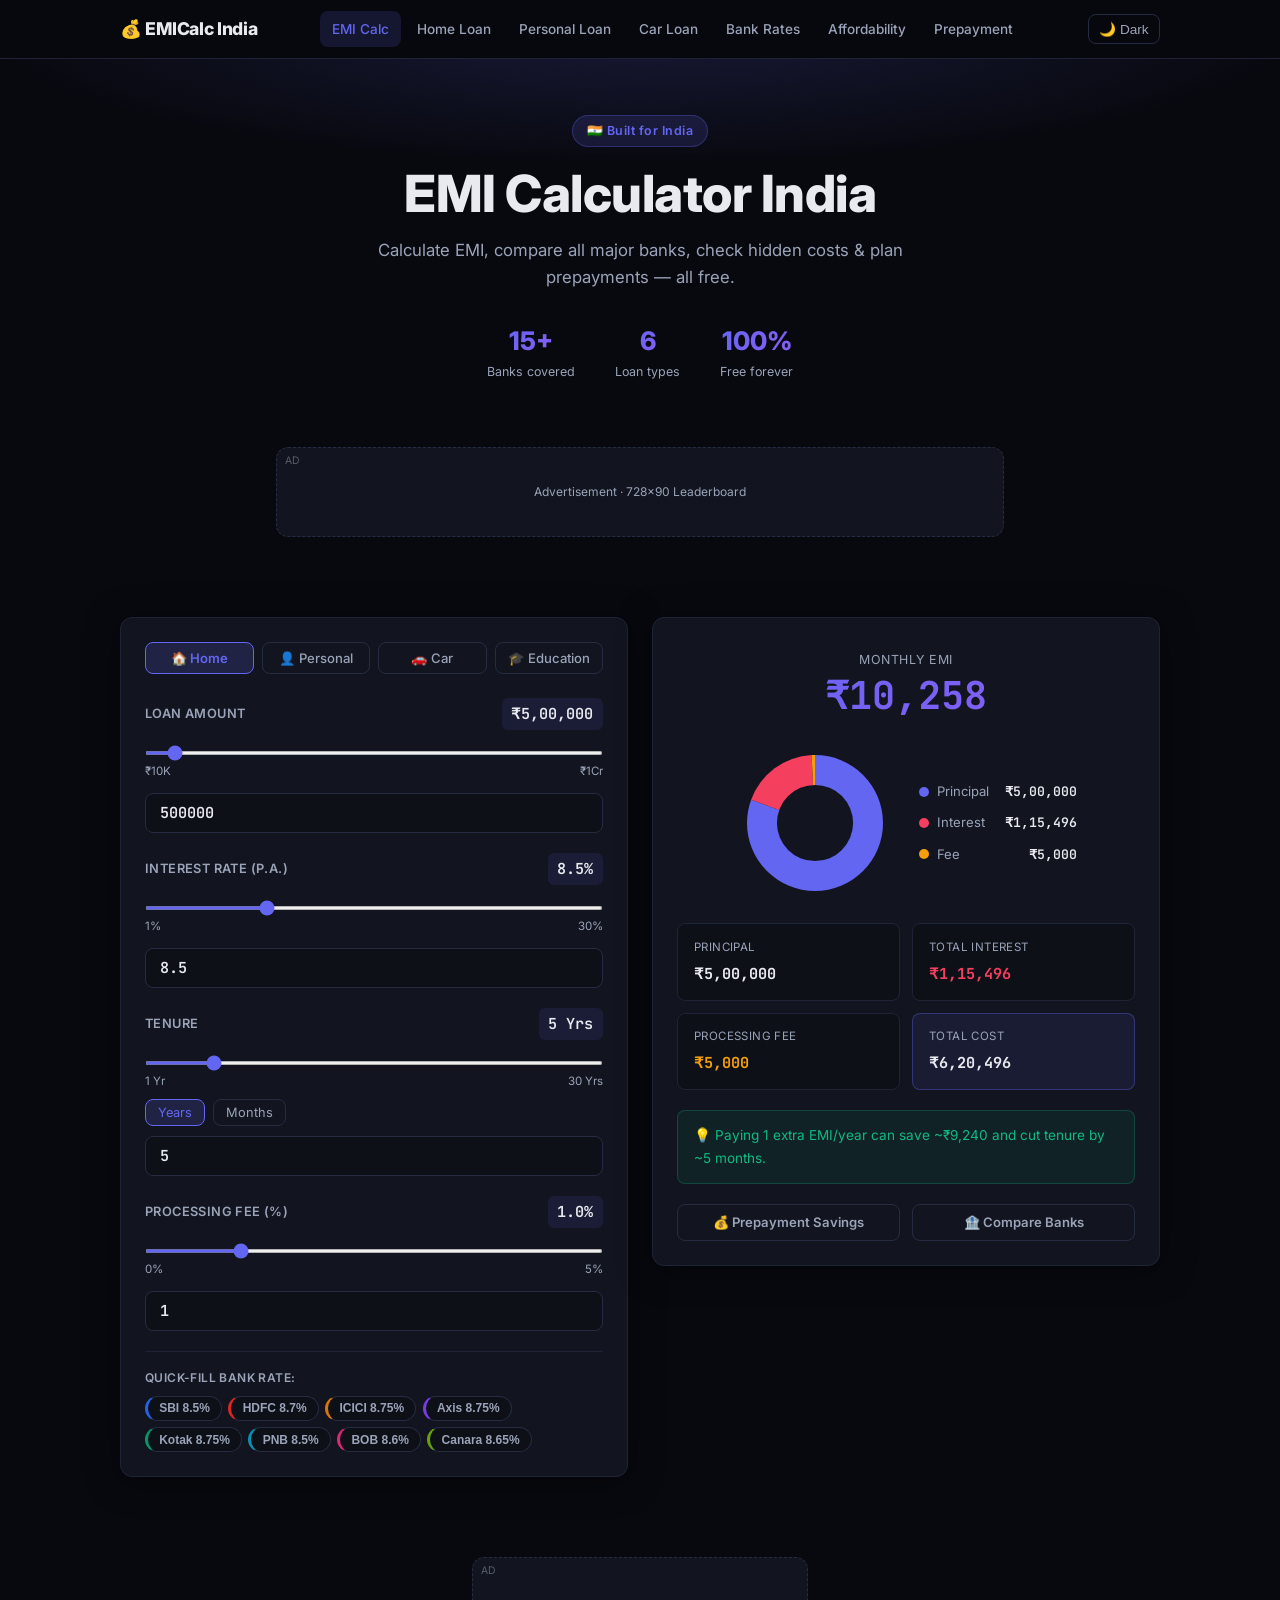
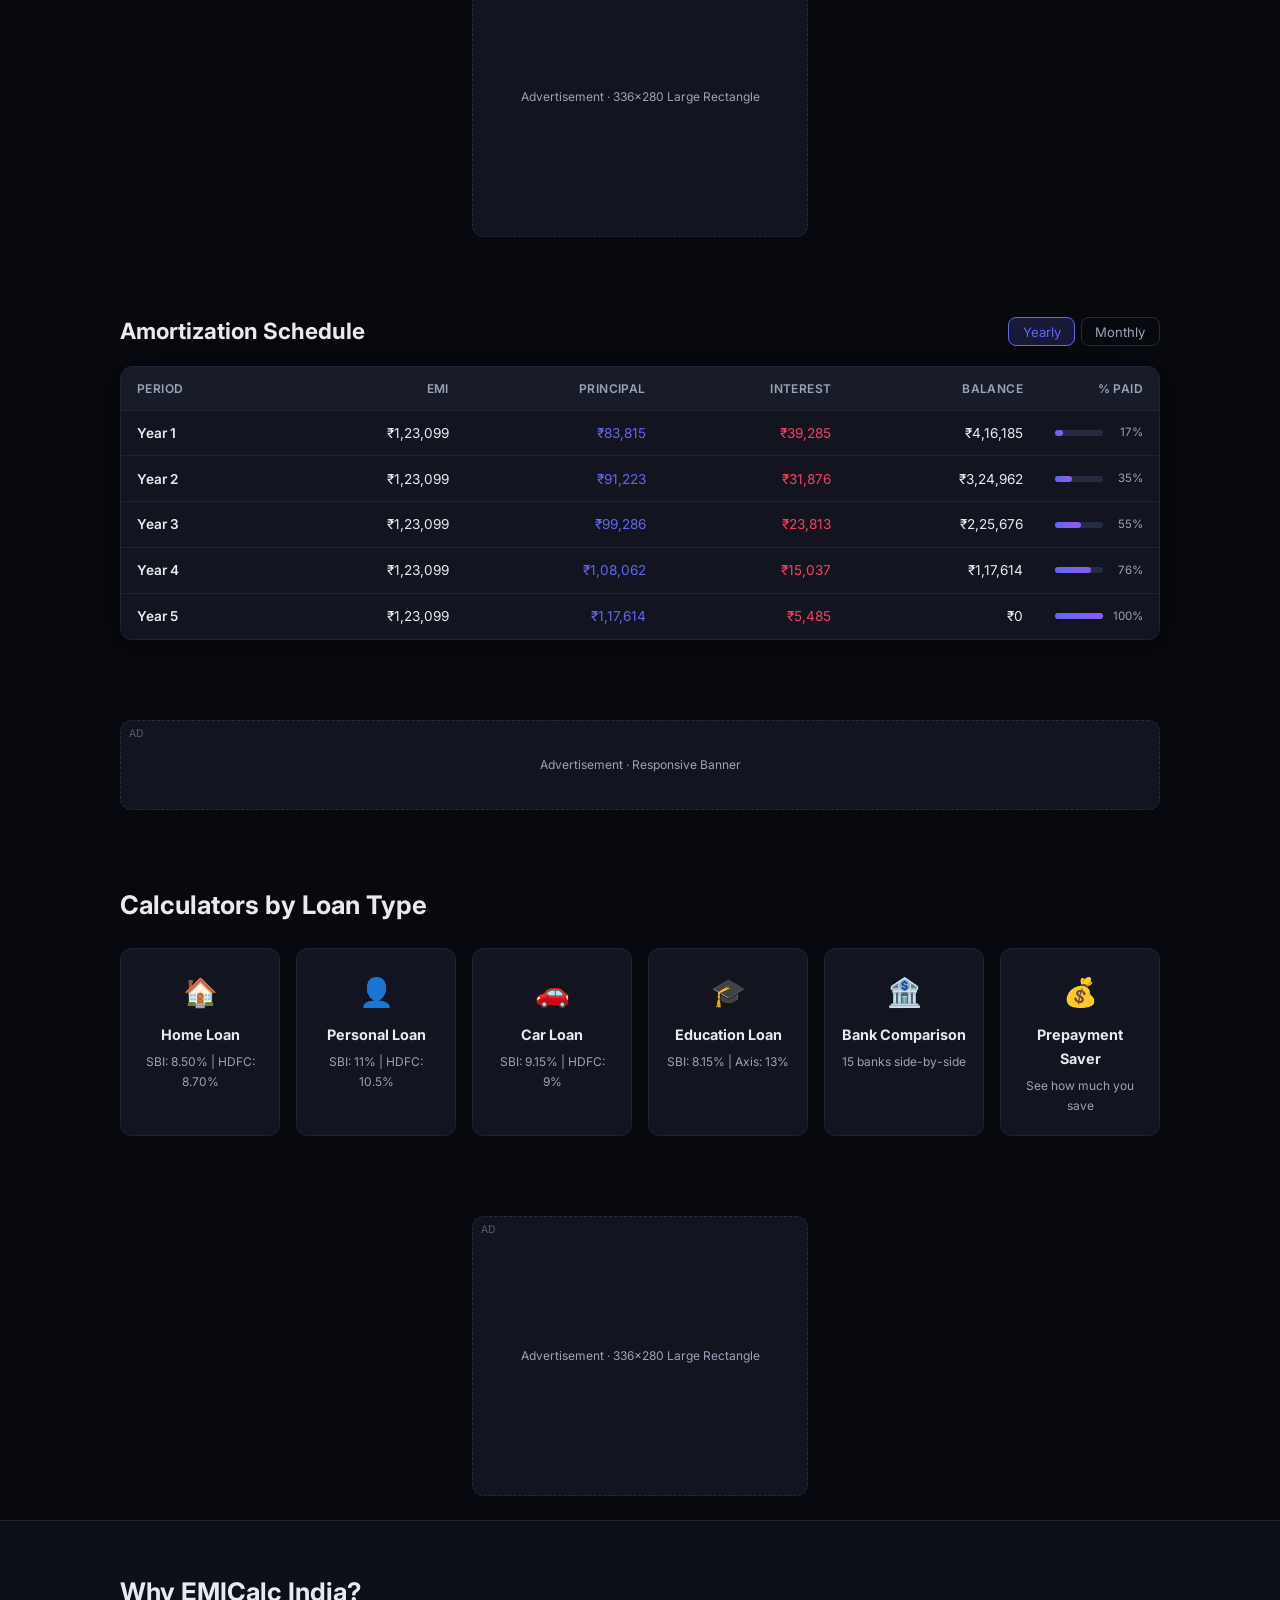
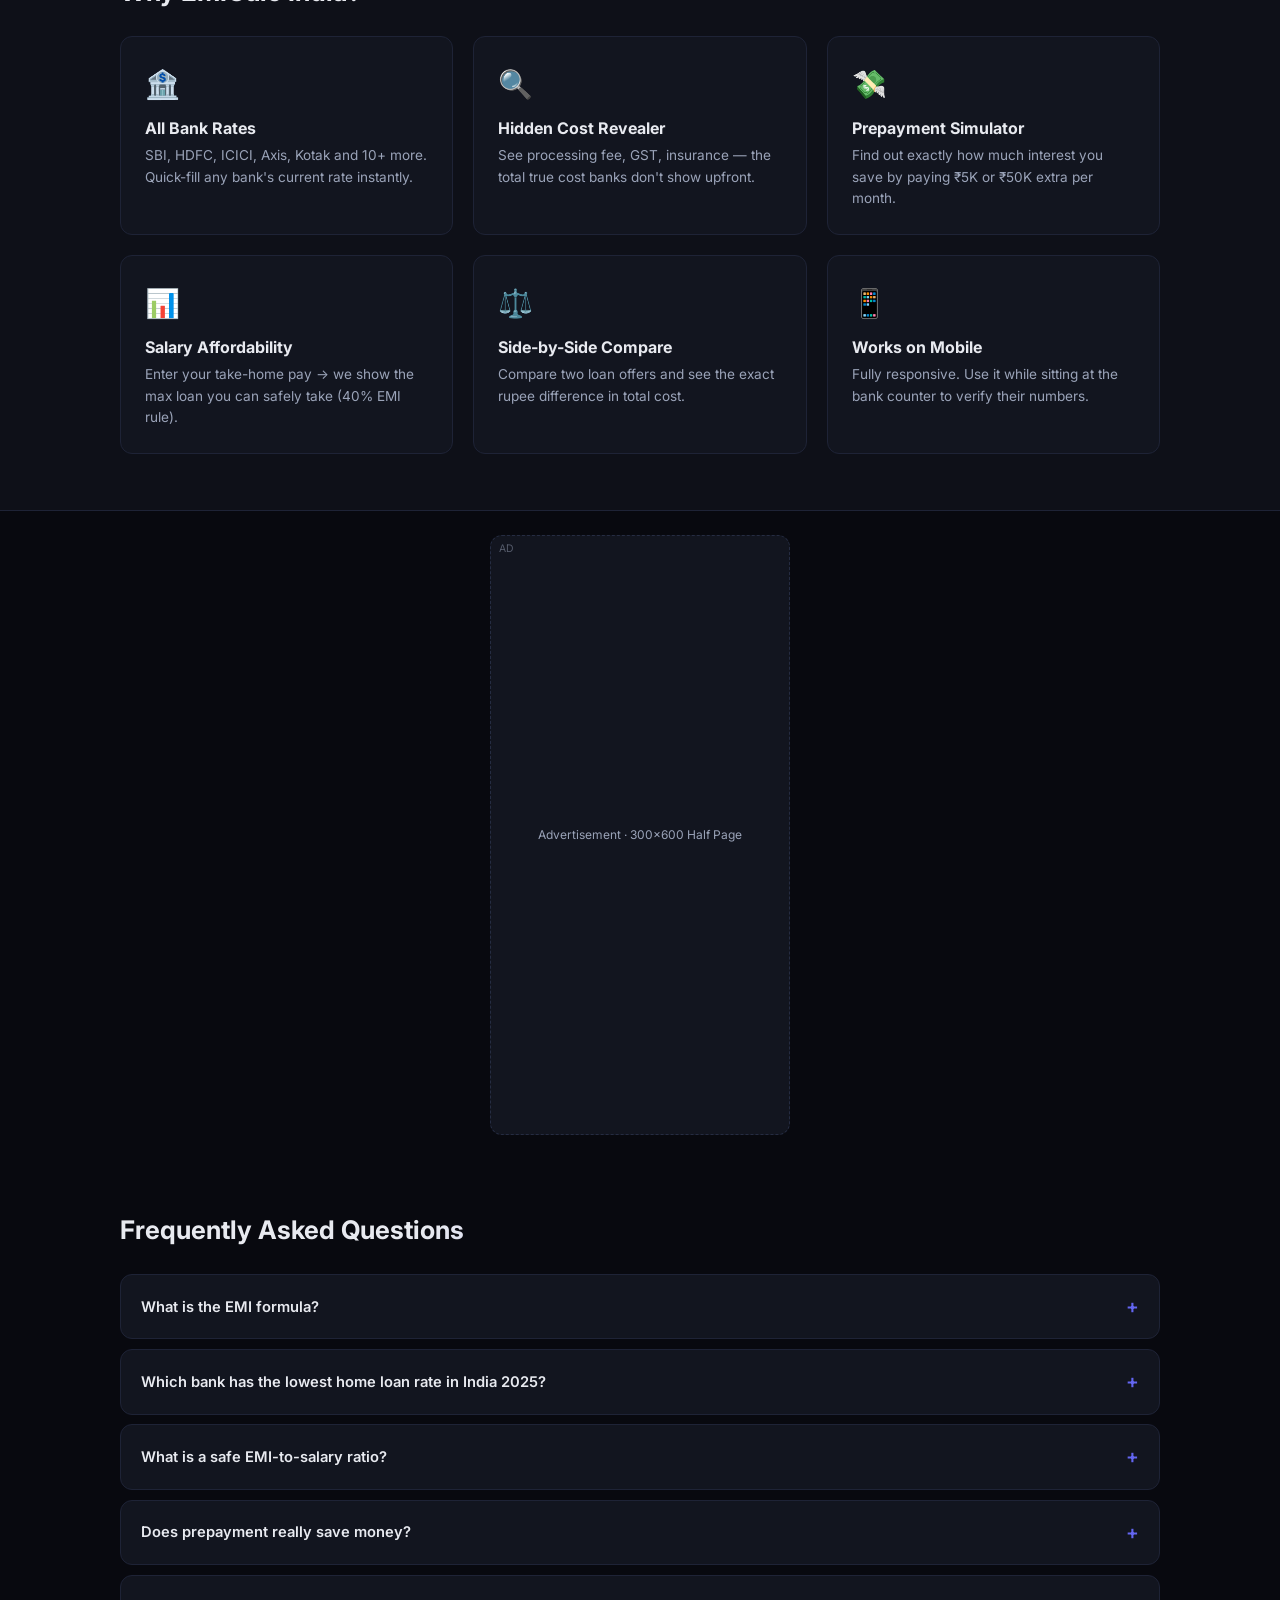
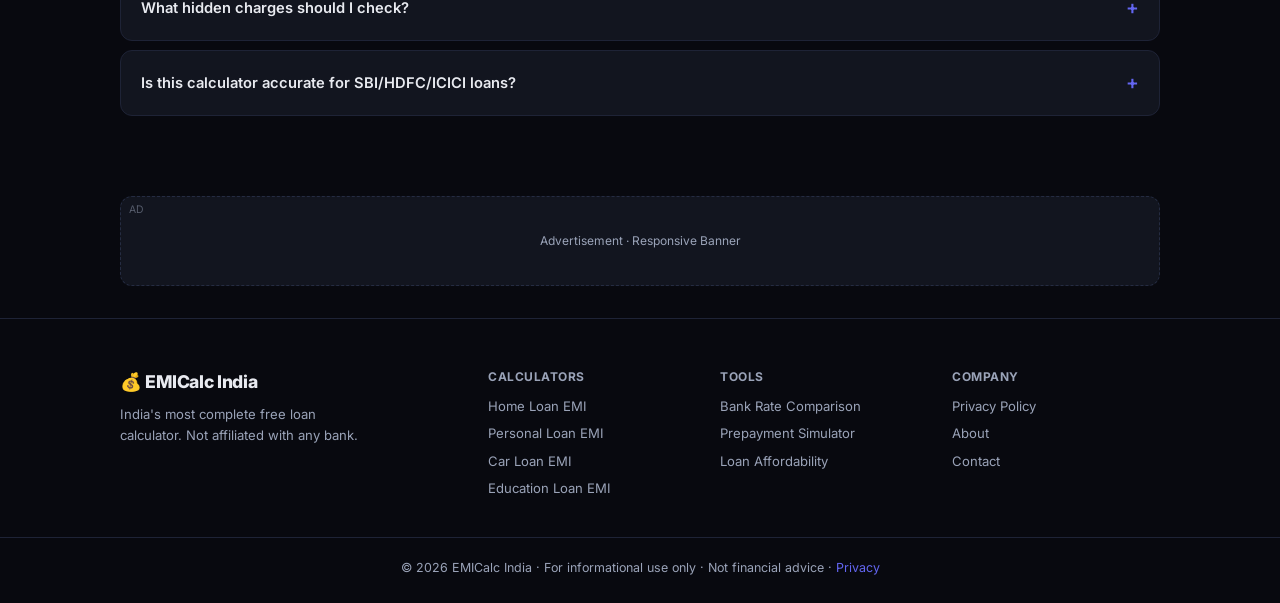
<file: emi-site/index.html>
<!DOCTYPE html>
<html lang="en" data-theme="dark">
<head>
  <meta charset="UTF-8"/><meta name="viewport" content="width=device-width, initial-scale=1.0"/>
  <title>EMI Calculator India 2026 – Home, Personal & Car Loan EMI | EMICalc India</title>
  <meta name="description" content="India's most complete free EMI calculator. Calculate EMI for Home, Car, Personal loans. Compare SBI, HDFC, ICICI rates. Check affordability, prepayment savings and hidden costs."/>
  <meta name="keywords" content="EMI calculator India, home loan EMI calculator, SBI EMI calculator, HDFC EMI calculator, personal loan EMI, loan comparison, prepayment calculator"/>
  <link rel="canonical" href="https://emicalc-india.vercel.app/"/>
  <link rel="preconnect" href="https://fonts.googleapis.com"/>
  <link href="https://fonts.googleapis.com/css2?family=Inter:wght@400;500;600;700;800&family=JetBrains+Mono:wght@500;600&display=swap" rel="stylesheet"/>
  <link rel="stylesheet" href="style.css"/>
  <!-- AdSense: uncomment after approval -->
  <!-- <script async src="https://pagead2.googlesyndication.com/pagead/js/adsbygoogle.js?client=ca-pub-XXXXXXXX" crossorigin="anonymous"></script> -->
  <script type="application/ld+json">{"@context":"https://schema.org","@type":"WebApplication","name":"EMI Calculator India","description":"Free EMI calculator for all Indian banks","applicationCategory":"FinanceApplication","offers":{"@type":"Offer","price":"0"}}</script>
  <!-- THEME: runs before render to prevent flash -->
  <script>(function(){var s=localStorage.getItem("theme")||"dark";document.documentElement.setAttribute("data-theme",s);})();</script>
</head>
<body>

<header class="header" id="header">
  <div class="container header-inner">
    <a href="index.html" class="logo">💰 EMICalc India</a>
    <nav class="nav" id="nav">
      <a href="index.html" class="active">EMI Calc</a>
      <a href="pages/home-loan.html">Home Loan</a>
      <a href="pages/personal-loan.html">Personal Loan</a>
      <a href="pages/car-loan.html">Car Loan</a>
      <a href="pages/bank-compare.html">Bank Rates</a>
      <a href="pages/affordability.html">Affordability</a>
      <a href="pages/prepayment.html">Prepayment</a>
    </nav>
    <div class="header-right">
      <button class="theme-toggle" id="themeToggle" onclick="toggleTheme()" aria-label="Toggle theme">🌙 Dark</button>
      <button class="hamburger" id="hamburger">☰</button>
    </div>
  </div>
</header>

<section class="hero">
  <div class="container">
    <div class="hero-badge">🇮🇳 Built for India</div>
    <h1>EMI Calculator India</h1>
    <p class="hero-sub">Calculate EMI, compare all major banks, check hidden costs & plan prepayments — all free.</p>
    <div class="hero-stats">
      <div class="stat"><span class="stat-n">15+</span><span class="stat-l">Banks covered</span></div>
      <div class="stat"><span class="stat-n">6</span><span class="stat-l">Loan types</span></div>
      <div class="stat"><span class="stat-n">100%</span><span class="stat-l">Free forever</span></div>
    </div>
  </div>
</section>

<!-- AD 1: Leaderboard – top, highest CPM -->
<div class="container"><div class="ad-slot ad-leaderboard" data-label="Ad">Advertisement · 728×90 Leaderboard</div></div>

<section class="section" id="calculator">
  <div class="container">
    <div class="calc-wrap">
      <div class="calc-left">
        <div class="card">
          <div class="card-tabs">
            <button class="tab active" onclick="setLoanType('home',this)">🏠 Home</button>
            <button class="tab" onclick="setLoanType('personal',this)">👤 Personal</button>
            <button class="tab" onclick="setLoanType('car',this)">🚗 Car</button>
            <button class="tab" onclick="setLoanType('education',this)">🎓 Education</button>
          </div>
          <div class="field">
            <div class="field-header"><label>Loan Amount</label><div class="field-val">₹<span id="disp_amount">5,00,000</span></div></div>
            <input type="range" id="sl_amount" min="10000" max="10000000" step="10000" value="500000" oninput="syncField('amount',this.value)"/>
            <div class="range-ends"><span>₹10K</span><span>₹1Cr</span></div>
            <input type="number" id="f_amount" value="500000" oninput="syncSlider('amount',this.value)"/>
          </div>
          <div class="field">
            <div class="field-header"><label>Interest Rate (p.a.)</label><div class="field-val"><span id="disp_rate">8.5</span>%</div></div>
            <input type="range" id="sl_rate" min="1" max="30" step="0.1" value="8.5" oninput="syncField('rate',this.value)"/>
            <div class="range-ends"><span>1%</span><span>30%</span></div>
            <input type="number" id="f_rate" value="8.5" step="0.1" oninput="syncSlider('rate',this.value)"/>
          </div>
          <div class="field">
            <div class="field-header"><label>Tenure</label><div class="field-val"><span id="disp_tenure">5</span> <span id="tenure_unit">Yrs</span></div></div>
            <input type="range" id="sl_tenure" min="1" max="30" step="1" value="5" oninput="syncField('tenure',this.value)"/>
            <div class="range-ends"><span>1 Yr</span><span>30 Yrs</span></div>
            <div class="tenure-toggle">
              <button class="ttog active" id="btn_yr" onclick="setTenureMode('yr')">Years</button>
              <button class="ttog" id="btn_mo" onclick="setTenureMode('mo')">Months</button>
            </div>
            <input type="number" id="f_tenure" value="5" oninput="syncSlider('tenure',this.value)"/>
          </div>
          <div class="field">
            <div class="field-header"><label>Processing Fee (%)</label><div class="field-val"><span id="disp_fee">1.0</span>%</div></div>
            <input type="range" id="sl_fee" min="0" max="5" step="0.1" value="1" oninput="syncField('fee',this.value)"/>
            <div class="range-ends"><span>0%</span><span>5%</span></div>
            <input type="number" id="f_fee" value="1" step="0.1" oninput="syncSlider('fee',this.value)"/>
          </div>
          <div class="quick-rates">
            <div class="qr-label">Quick-fill bank rate:</div>
            <div class="qr-chips" id="qr-chips"></div>
          </div>
        </div>
      </div>
      <div class="calc-right">
        <div class="card result-card">
          <div class="emi-hero">
            <div class="emi-label">Monthly EMI</div>
            <div class="emi-val" id="res_emi">₹0</div>
          </div>
          <div class="donut-row">
            <canvas id="donut" width="160" height="160"></canvas>
            <div class="donut-legend">
              <div class="dl-item"><span class="dl-dot" style="background:#6366f1"></span><span>Principal</span><strong id="leg_p">₹0</strong></div>
              <div class="dl-item"><span class="dl-dot" style="background:#f43f5e"></span><span>Interest</span><strong id="leg_i">₹0</strong></div>
              <div class="dl-item"><span class="dl-dot" style="background:#f59e0b"></span><span>Fee</span><strong id="leg_f">₹0</strong></div>
            </div>
          </div>
          <div class="res-grid">
            <div class="res-box"><div class="rb-label">Principal</div><div class="rb-val" id="res_p">₹0</div></div>
            <div class="res-box"><div class="rb-label">Total Interest</div><div class="rb-val red" id="res_int">₹0</div></div>
            <div class="res-box"><div class="rb-label">Processing Fee</div><div class="rb-val amber" id="res_fee">₹0</div></div>
            <div class="res-box highlight"><div class="rb-label">Total Cost</div><div class="rb-val" id="res_total">₹0</div></div>
          </div>
          <div class="insight-box" id="insight"></div>
          <div class="action-btns">
            <button class="btn-sec" onclick="window.location='pages/prepayment.html'">💰 Prepayment Savings</button>
            <button class="btn-sec" onclick="window.location='pages/bank-compare.html'">🏦 Compare Banks</button>
          </div>
        </div>
      </div>
    </div>
  </div>
</section>

<!-- AD 2: Large Rectangle – mid content, best CTR -->
<div class="container"><div class="ad-slot ad-rect" data-label="Ad">Advertisement · 336×280 Large Rectangle</div></div>

<section class="section" id="amortization">
  <div class="container">
    <div class="section-header">
      <h2>Amortization Schedule</h2>
      <div class="view-toggle">
        <button class="vtog active" id="vt_yr" onclick="setAmortView('yr',this)">Yearly</button>
        <button class="vtog" id="vt_mo" onclick="setAmortView('mo',this)">Monthly</button>
      </div>
    </div>
    <div class="card table-card">
      <div class="table-scroll">
        <table id="amort-table">
          <thead><tr><th>Period</th><th>EMI</th><th>Principal</th><th>Interest</th><th>Balance</th><th>% Paid</th></tr></thead>
          <tbody id="amort-body"><tr><td colspan="6" class="empty-msg">Adjust sliders above to see schedule</td></tr></tbody>
        </table>
      </div>
    </div>
  </div>
</section>

<!-- AD 3: Banner – after amortization -->
<div class="container"><div class="ad-slot ad-banner" data-label="Ad">Advertisement · Responsive Banner</div></div>

<section class="section">
  <div class="container">
    <h2 class="sh">Calculators by Loan Type</h2>
    <div class="loan-cards">
      <a href="pages/home-loan.html" class="loan-card"><div class="lc-icon">🏠</div><div class="lc-name">Home Loan</div><div class="lc-rate">SBI: 8.50% | HDFC: 8.70%</div></a>
      <a href="pages/personal-loan.html" class="loan-card"><div class="lc-icon">👤</div><div class="lc-name">Personal Loan</div><div class="lc-rate">SBI: 11% | HDFC: 10.5%</div></a>
      <a href="pages/car-loan.html" class="loan-card"><div class="lc-icon">🚗</div><div class="lc-name">Car Loan</div><div class="lc-rate">SBI: 9.15% | HDFC: 9%</div></a>
      <a href="pages/education-loan.html" class="loan-card"><div class="lc-icon">🎓</div><div class="lc-name">Education Loan</div><div class="lc-rate">SBI: 8.15% | Axis: 13%</div></a>
      <a href="pages/bank-compare.html" class="loan-card"><div class="lc-icon">🏦</div><div class="lc-name">Bank Comparison</div><div class="lc-rate">15 banks side-by-side</div></a>
      <a href="pages/prepayment.html" class="loan-card"><div class="lc-icon">💰</div><div class="lc-name">Prepayment Saver</div><div class="lc-rate">See how much you save</div></a>
    </div>
  </div>
</section>

<!-- AD 4: Large Rectangle – below loan type cards (YOUR REQUEST) -->
<div class="container"><div class="ad-slot ad-rect" data-label="Ad">Advertisement · 336×280 Large Rectangle</div></div>

<section class="section feat-section">
  <div class="container">
    <h2 class="sh">Why EMICalc India?</h2>
    <div class="feat-grid">
      <div class="feat-card"><div class="feat-icon">🏦</div><h3>All Bank Rates</h3><p>SBI, HDFC, ICICI, Axis, Kotak and 10+ more. Quick-fill any bank's current rate instantly.</p></div>
      <div class="feat-card"><div class="feat-icon">🔍</div><h3>Hidden Cost Revealer</h3><p>See processing fee, GST, insurance — the total true cost banks don't show upfront.</p></div>
      <div class="feat-card"><div class="feat-icon">💸</div><h3>Prepayment Simulator</h3><p>Find out exactly how much interest you save by paying ₹5K or ₹50K extra per month.</p></div>
      <div class="feat-card"><div class="feat-icon">📊</div><h3>Salary Affordability</h3><p>Enter your take-home pay → we show the max loan you can safely take (40% EMI rule).</p></div>
      <div class="feat-card"><div class="feat-icon">⚖️</div><h3>Side-by-Side Compare</h3><p>Compare two loan offers and see the exact rupee difference in total cost.</p></div>
      <div class="feat-card"><div class="feat-icon">📱</div><h3>Works on Mobile</h3><p>Fully responsive. Use it while sitting at the bank counter to verify their numbers.</p></div>
    </div>
  </div>
</section>

<!-- AD 5: Half Page – below Why EasyEMI (YOUR REQUEST) – premium slot -->
<div class="container"><div class="ad-slot ad-half" data-label="Ad">Advertisement · 300×600 Half Page</div></div>

<section class="section" id="faq">
  <div class="container">
    <h2 class="sh">Frequently Asked Questions</h2>
    <div class="faq">
      <details class="faq-item"><summary>What is the EMI formula?</summary><p>EMI = [P × R × (1+R)^N] / [(1+R)^N – 1] where P = Principal, R = Monthly interest rate (annual rate ÷ 12 ÷ 100), N = Tenure in months.</p></details>
      <details class="faq-item"><summary>Which bank has the lowest home loan rate in India 2025?</summary><p>SBI offers home loans starting at 8.50% p.a. for salaried applicants with good CIBIL scores (750+). Use our <a href="pages/bank-compare.html">Bank Comparison</a> tool for current rates.</p></details>
      <details class="faq-item"><summary>What is a safe EMI-to-salary ratio?</summary><p>Your total EMIs should not exceed 40–50% of monthly take-home salary. Most banks reject applications above this threshold.</p></details>
      <details class="faq-item"><summary>Does prepayment really save money?</summary><p>Yes. Paying one extra EMI per year on a 20-year home loan can save 2–4 years of tenure and lakhs in interest. Use our <a href="pages/prepayment.html">Prepayment Calculator</a>.</p></details>
      <details class="faq-item"><summary>What hidden charges should I check?</summary><p>Processing fee (0.5–2%), GST on processing fee (18%), prepayment penalty (2–4%), late payment charges (2%/month), CIBIL report fee.</p></details>
      <details class="faq-item"><summary>Is this calculator accurate for SBI/HDFC/ICICI loans?</summary><p>Yes. All banks use the same standard reducing balance EMI formula. The only variable is the interest rate.</p></details>
    </div>
  </div>
</section>

<!-- AD 6: Banner – above footer -->
<div class="container"><div class="ad-slot ad-banner" data-label="Ad">Advertisement · Responsive Banner</div></div>

<footer class="footer">
  <div class="container footer-inner">
    <div class="footer-brand">
      <div class="logo">💰 EMICalc India</div>
      <p>India's most complete free loan calculator. Not affiliated with any bank.</p>
    </div>
    <div class="footer-links">
      <div class="fl-col"><div class="fl-title">Calculators</div><a href="pages/home-loan.html">Home Loan EMI</a><a href="pages/personal-loan.html">Personal Loan EMI</a><a href="pages/car-loan.html">Car Loan EMI</a><a href="pages/education-loan.html">Education Loan EMI</a></div>
      <div class="fl-col"><div class="fl-title">Tools</div><a href="pages/bank-compare.html">Bank Rate Comparison</a><a href="pages/prepayment.html">Prepayment Simulator</a><a href="pages/affordability.html">Loan Affordability</a></div>
      <div class="fl-col"><div class="fl-title">Company</div><a href="privacy.html">Privacy Policy</a><a href="about.html">About</a><a href="contact.html">Contact</a></div>
    </div>
  </div>
  <div class="footer-bottom"><p>© 2026 EMICalc India · For informational use only · Not financial advice · <a href="privacy.html">Privacy</a></p></div>
</footer>

<script src="script.js"></script>
<script>
// ===== THEME TOGGLE =====
function toggleTheme() {
  const html = document.documentElement;
  const btn = document.getElementById('themeToggle');
  const isDark = html.getAttribute('data-theme') === 'dark';
  html.setAttribute('data-theme', isDark ? 'light' : 'dark');
  btn.textContent = isDark ? '🌙 Dark' : '☀️ Light';
  localStorage.setItem('theme', isDark ? 'light' : 'dark');
}
// Restore saved theme
(function(){
  const saved = localStorage.getItem('theme') || 'dark';
  document.documentElement.setAttribute('data-theme', saved);
  const btn = document.getElementById('themeToggle');
  if(btn) btn.textContent = saved === 'dark' ? '🌙 Dark' : '☀️ Light';
})();
</script>
</body>
</html>
</file>
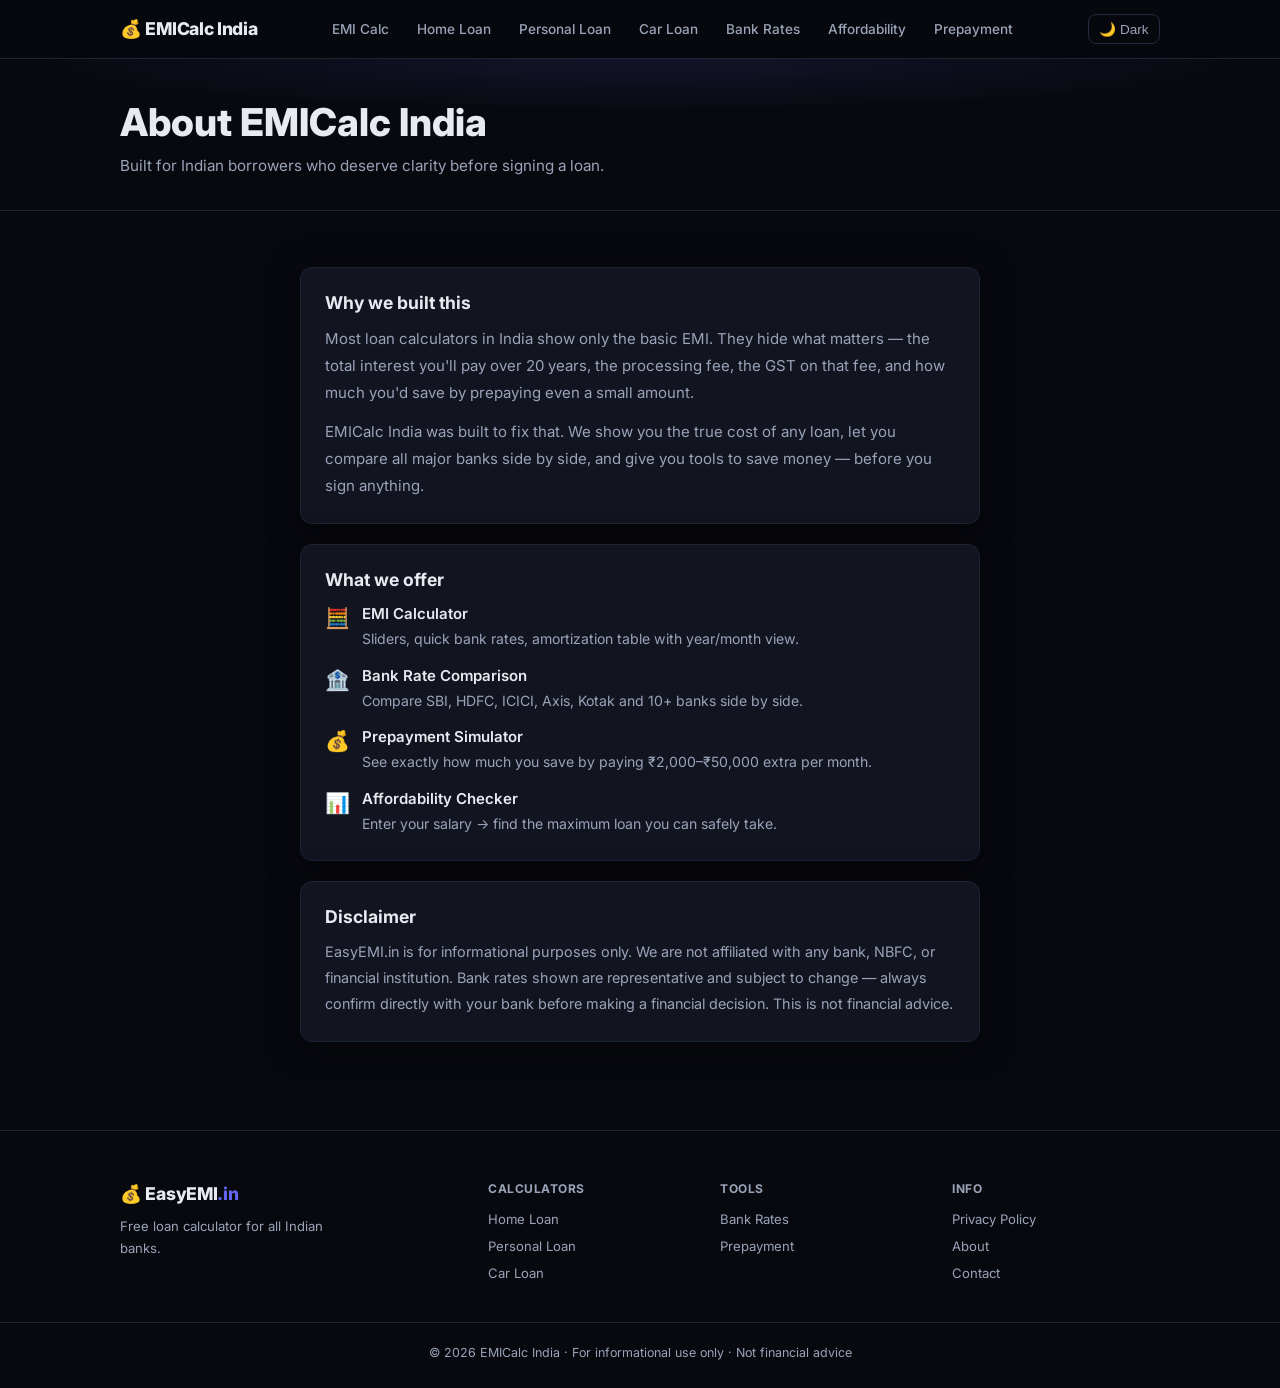
<file: emi-site/about.html>
<!DOCTYPE html>
<html lang="en" data-theme="dark">
<head>
  <meta charset="UTF-8"/><meta name="viewport" content="width=device-width, initial-scale=1.0"/>
  <title>About EMICalc India – Free Loan EMI Calculator India</title>
  <meta name="description" content="About EasyEMI.in — India's most complete free loan EMI calculator. Compare all bank rates, calculate prepayment savings and check loan affordability."/>
  <link rel="preconnect" href="https://fonts.googleapis.com"/>
  <link href="https://fonts.googleapis.com/css2?family=Inter:wght@400;500;600;700;800&family=JetBrains+Mono:wght@500;600&display=swap" rel="stylesheet"/>
  <link rel="stylesheet" href="style.css"/>
</head>
<body>
<header class="header">
  <div class="container header-inner">
    <a href="index.html" class="logo">💰 EMICalc India</a>
    <nav class="nav" id="nav">
      <a href="index.html">EMI Calc</a>
      <a href="pages/home-loan.html">Home Loan</a>
      <a href="pages/personal-loan.html">Personal Loan</a>
      <a href="pages/car-loan.html">Car Loan</a>
      <a href="pages/bank-compare.html">Bank Rates</a>
      <a href="pages/affordability.html">Affordability</a>
      <a href="pages/prepayment.html">Prepayment</a>
    </nav>
    <div class="header-right"><button class="theme-toggle" id="themeToggle" onclick="toggleTheme()">🌙 Dark</button><button class="hamburger" id="hamburger">☰</button></div>
  </div>
</header>

<div class="page-hero">
  <div class="container">
    <h1>About EMICalc India</h1>
    <p>Built for Indian borrowers who deserve clarity before signing a loan.</p>
  </div>
</div>

<section class="section">
  <div class="container" style="max-width:720px">

    <div class="card" style="margin-bottom:1.25rem">
      <h2 style="font-size:1.1rem;font-weight:700;margin-bottom:.75rem">Why we built this</h2>
      <p style="color:var(--text2);line-height:1.8">Most loan calculators in India show only the basic EMI. They hide what matters — the total interest you'll pay over 20 years, the processing fee, the GST on that fee, and how much you'd save by prepaying even a small amount.</p>
      <p style="color:var(--text2);line-height:1.8;margin-top:.75rem">EMICalc India was built to fix that. We show you the true cost of any loan, let you compare all major banks side by side, and give you tools to save money — before you sign anything.</p>
    </div>

    <div class="card" style="margin-bottom:1.25rem">
      <h2 style="font-size:1.1rem;font-weight:700;margin-bottom:.75rem">What we offer</h2>
      <div style="display:flex;flex-direction:column;gap:.75rem;margin-top:.5rem">
        <div style="display:flex;gap:.75rem;align-items:flex-start">
          <span style="font-size:1.25rem">🧮</span>
          <div><strong>EMI Calculator</strong><br/><span style="color:var(--text2);font-size:.88rem">Sliders, quick bank rates, amortization table with year/month view.</span></div>
        </div>
        <div style="display:flex;gap:.75rem;align-items:flex-start">
          <span style="font-size:1.25rem">🏦</span>
          <div><strong>Bank Rate Comparison</strong><br/><span style="color:var(--text2);font-size:.88rem">Compare SBI, HDFC, ICICI, Axis, Kotak and 10+ banks side by side.</span></div>
        </div>
        <div style="display:flex;gap:.75rem;align-items:flex-start">
          <span style="font-size:1.25rem">💰</span>
          <div><strong>Prepayment Simulator</strong><br/><span style="color:var(--text2);font-size:.88rem">See exactly how much you save by paying ₹2,000–₹50,000 extra per month.</span></div>
        </div>
        <div style="display:flex;gap:.75rem;align-items:flex-start">
          <span style="font-size:1.25rem">📊</span>
          <div><strong>Affordability Checker</strong><br/><span style="color:var(--text2);font-size:.88rem">Enter your salary → find the maximum loan you can safely take.</span></div>
        </div>
      </div>
    </div>

    <div class="card">
      <h2 style="font-size:1.1rem;font-weight:700;margin-bottom:.75rem">Disclaimer</h2>
      <p style="color:var(--text2);line-height:1.8;font-size:.9rem">EasyEMI.in is for informational purposes only. We are not affiliated with any bank, NBFC, or financial institution. Bank rates shown are representative and subject to change — always confirm directly with your bank before making a financial decision. This is not financial advice.</p>
    </div>

  </div>
</section>

<footer class="footer">
  <div class="container footer-inner">
    <div class="footer-brand"><div class="logo">💰 EasyEMI<span>.in</span></div><p>Free loan calculator for all Indian banks.</p></div>
    <div class="footer-links">
      <div class="fl-col"><div class="fl-title">Calculators</div><a href="pages/home-loan.html">Home Loan</a><a href="pages/personal-loan.html">Personal Loan</a><a href="pages/car-loan.html">Car Loan</a></div>
      <div class="fl-col"><div class="fl-title">Tools</div><a href="pages/bank-compare.html">Bank Rates</a><a href="pages/prepayment.html">Prepayment</a></div>
      <div class="fl-col"><div class="fl-title">Info</div><a href="privacy.html">Privacy Policy</a><a href="about.html">About</a><a href="contact.html">Contact</a></div>
    </div>
  </div>
  <div class="footer-bottom"><p>© 2026 EMICalc India · For informational use only · Not financial advice</p></div>
</footer>
<script>document.getElementById('hamburger')?.addEventListener('click',()=>document.getElementById('nav')?.classList.toggle('open'));</script>
<script>
function toggleTheme(){const h=document.documentElement,b=document.getElementById("themeToggle");const d=h.getAttribute("data-theme")==="dark";h.setAttribute("data-theme",d?"light":"dark");if(b)b.textContent=d?"🌙 Dark":"☀️ Light";localStorage.setItem("theme",d?"light":"dark");}
(function(){const s=localStorage.getItem("theme")||"dark";document.documentElement.setAttribute("data-theme",s);const b=document.getElementById("themeToggle");if(b)b.textContent=s==="dark"?"🌙 Dark":"☀️ Light";})();
</script>
</body>
</html>
</file>
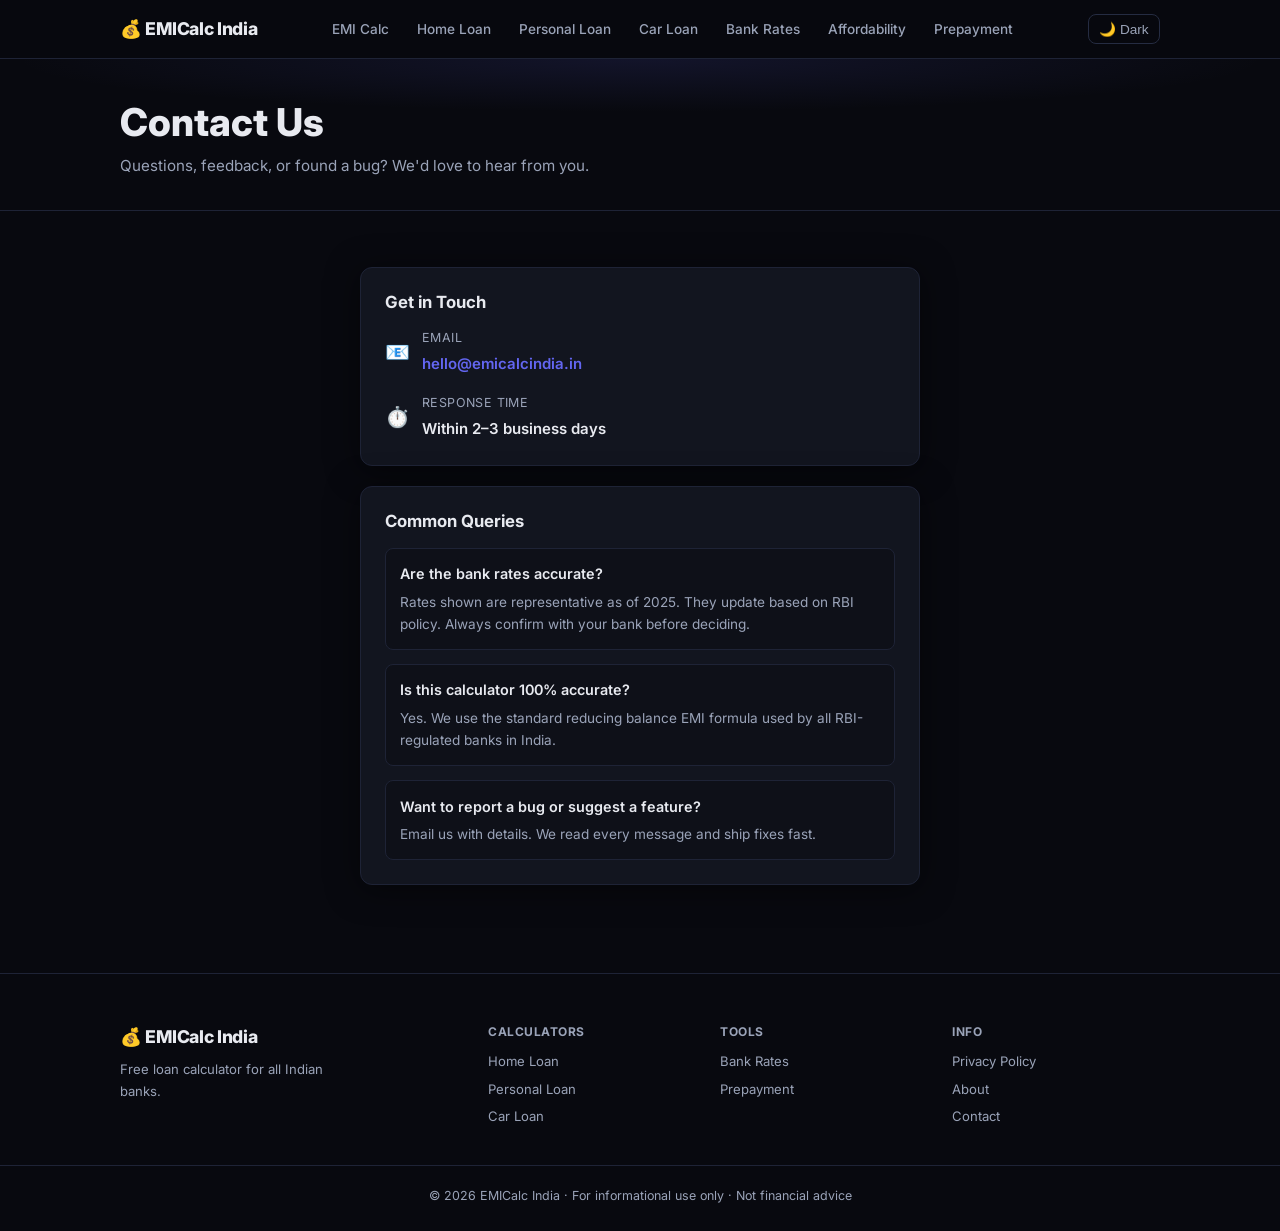
<file: emi-site/contact.html>
<!DOCTYPE html>
<html lang="en" data-theme="dark">
<head>
  <meta charset="UTF-8"/><meta name="viewport" content="width=device-width, initial-scale=1.0"/>
  <title>Contact – EMICalc India</title>
  <meta name="description" content="Contact EasyEMI.in for feedback, queries or issues with our free loan EMI calculator."/>
  <link rel="preconnect" href="https://fonts.googleapis.com"/>
  <link href="https://fonts.googleapis.com/css2?family=Inter:wght@400;500;600;700;800&family=JetBrains+Mono:wght@500;600&display=swap" rel="stylesheet"/>
  <link rel="stylesheet" href="style.css"/>
</head>
<body>
<header class="header">
  <div class="container header-inner">
    <a href="index.html" class="logo">💰 EMICalc India</a>
    <nav class="nav" id="nav">
      <a href="index.html">EMI Calc</a>
      <a href="pages/home-loan.html">Home Loan</a>
      <a href="pages/personal-loan.html">Personal Loan</a>
      <a href="pages/car-loan.html">Car Loan</a>
      <a href="pages/bank-compare.html">Bank Rates</a>
      <a href="pages/affordability.html">Affordability</a>
      <a href="pages/prepayment.html">Prepayment</a>
    </nav>
    <div class="header-right"><button class="theme-toggle" id="themeToggle" onclick="toggleTheme()">🌙 Dark</button><button class="hamburger" id="hamburger">☰</button></div>
  </div>
</header>

<div class="page-hero">
  <div class="container">
    <h1>Contact Us</h1>
    <p>Questions, feedback, or found a bug? We'd love to hear from you.</p>
  </div>
</div>

<section class="section">
  <div class="container" style="max-width:600px">
    <div class="card" style="margin-bottom:1.25rem">
      <h2 style="font-size:1.05rem;font-weight:700;margin-bottom:1rem">Get in Touch</h2>
      <div style="display:flex;flex-direction:column;gap:1rem">
        <div style="display:flex;gap:.75rem;align-items:center">
          <span style="font-size:1.25rem">📧</span>
          <div>
            <div style="font-size:.78rem;color:var(--text2);text-transform:uppercase;letter-spacing:.4px;margin-bottom:.2rem">Email</div>
            <!-- REPLACE with your actual email -->
            <a href="mailto:hello@emicalcindia.in" style="font-weight:600">hello@emicalcindia.in</a>
          </div>
        </div>
        <div style="display:flex;gap:.75rem;align-items:center">
          <span style="font-size:1.25rem">⏱️</span>
          <div>
            <div style="font-size:.78rem;color:var(--text2);text-transform:uppercase;letter-spacing:.4px;margin-bottom:.2rem">Response Time</div>
            <span style="font-weight:600">Within 2–3 business days</span>
          </div>
        </div>
      </div>
    </div>

    <div class="card">
      <h2 style="font-size:1.05rem;font-weight:700;margin-bottom:1rem">Common Queries</h2>
      <div style="display:flex;flex-direction:column;gap:.85rem">
        <div style="padding:.85rem;background:var(--bg2);border-radius:var(--r2);border:1px solid var(--border)">
          <div style="font-weight:600;font-size:.9rem;margin-bottom:.3rem">Are the bank rates accurate?</div>
          <div style="color:var(--text2);font-size:.85rem">Rates shown are representative as of 2025. They update based on RBI policy. Always confirm with your bank before deciding.</div>
        </div>
        <div style="padding:.85rem;background:var(--bg2);border-radius:var(--r2);border:1px solid var(--border)">
          <div style="font-weight:600;font-size:.9rem;margin-bottom:.3rem">Is this calculator 100% accurate?</div>
          <div style="color:var(--text2);font-size:.85rem">Yes. We use the standard reducing balance EMI formula used by all RBI-regulated banks in India.</div>
        </div>
        <div style="padding:.85rem;background:var(--bg2);border-radius:var(--r2);border:1px solid var(--border)">
          <div style="font-weight:600;font-size:.9rem;margin-bottom:.3rem">Want to report a bug or suggest a feature?</div>
          <div style="color:var(--text2);font-size:.85rem">Email us with details. We read every message and ship fixes fast.</div>
        </div>
      </div>
    </div>
  </div>
</section>

<footer class="footer">
  <div class="container footer-inner">
    <div class="footer-brand"><div class="logo">💰 EMICalc India</div><p>Free loan calculator for all Indian banks.</p></div>
    <div class="footer-links">
      <div class="fl-col"><div class="fl-title">Calculators</div><a href="pages/home-loan.html">Home Loan</a><a href="pages/personal-loan.html">Personal Loan</a><a href="pages/car-loan.html">Car Loan</a></div>
      <div class="fl-col"><div class="fl-title">Tools</div><a href="pages/bank-compare.html">Bank Rates</a><a href="pages/prepayment.html">Prepayment</a></div>
      <div class="fl-col"><div class="fl-title">Info</div><a href="privacy.html">Privacy Policy</a><a href="about.html">About</a><a href="contact.html">Contact</a></div>
    </div>
  </div>
  <div class="footer-bottom"><p>© 2026 EMICalc India · For informational use only · Not financial advice</p></div>
</footer>
<script>document.getElementById('hamburger')?.addEventListener('click',()=>document.getElementById('nav')?.classList.toggle('open'));</script>
<script>
function toggleTheme(){const h=document.documentElement,b=document.getElementById("themeToggle");const d=h.getAttribute("data-theme")==="dark";h.setAttribute("data-theme",d?"light":"dark");if(b)b.textContent=d?"🌙 Dark":"☀️ Light";localStorage.setItem("theme",d?"light":"dark");}
(function(){const s=localStorage.getItem("theme")||"dark";document.documentElement.setAttribute("data-theme",s);const b=document.getElementById("themeToggle");if(b)b.textContent=s==="dark"?"🌙 Dark":"☀️ Light";})();
</script>
</body>
</html>
</file>
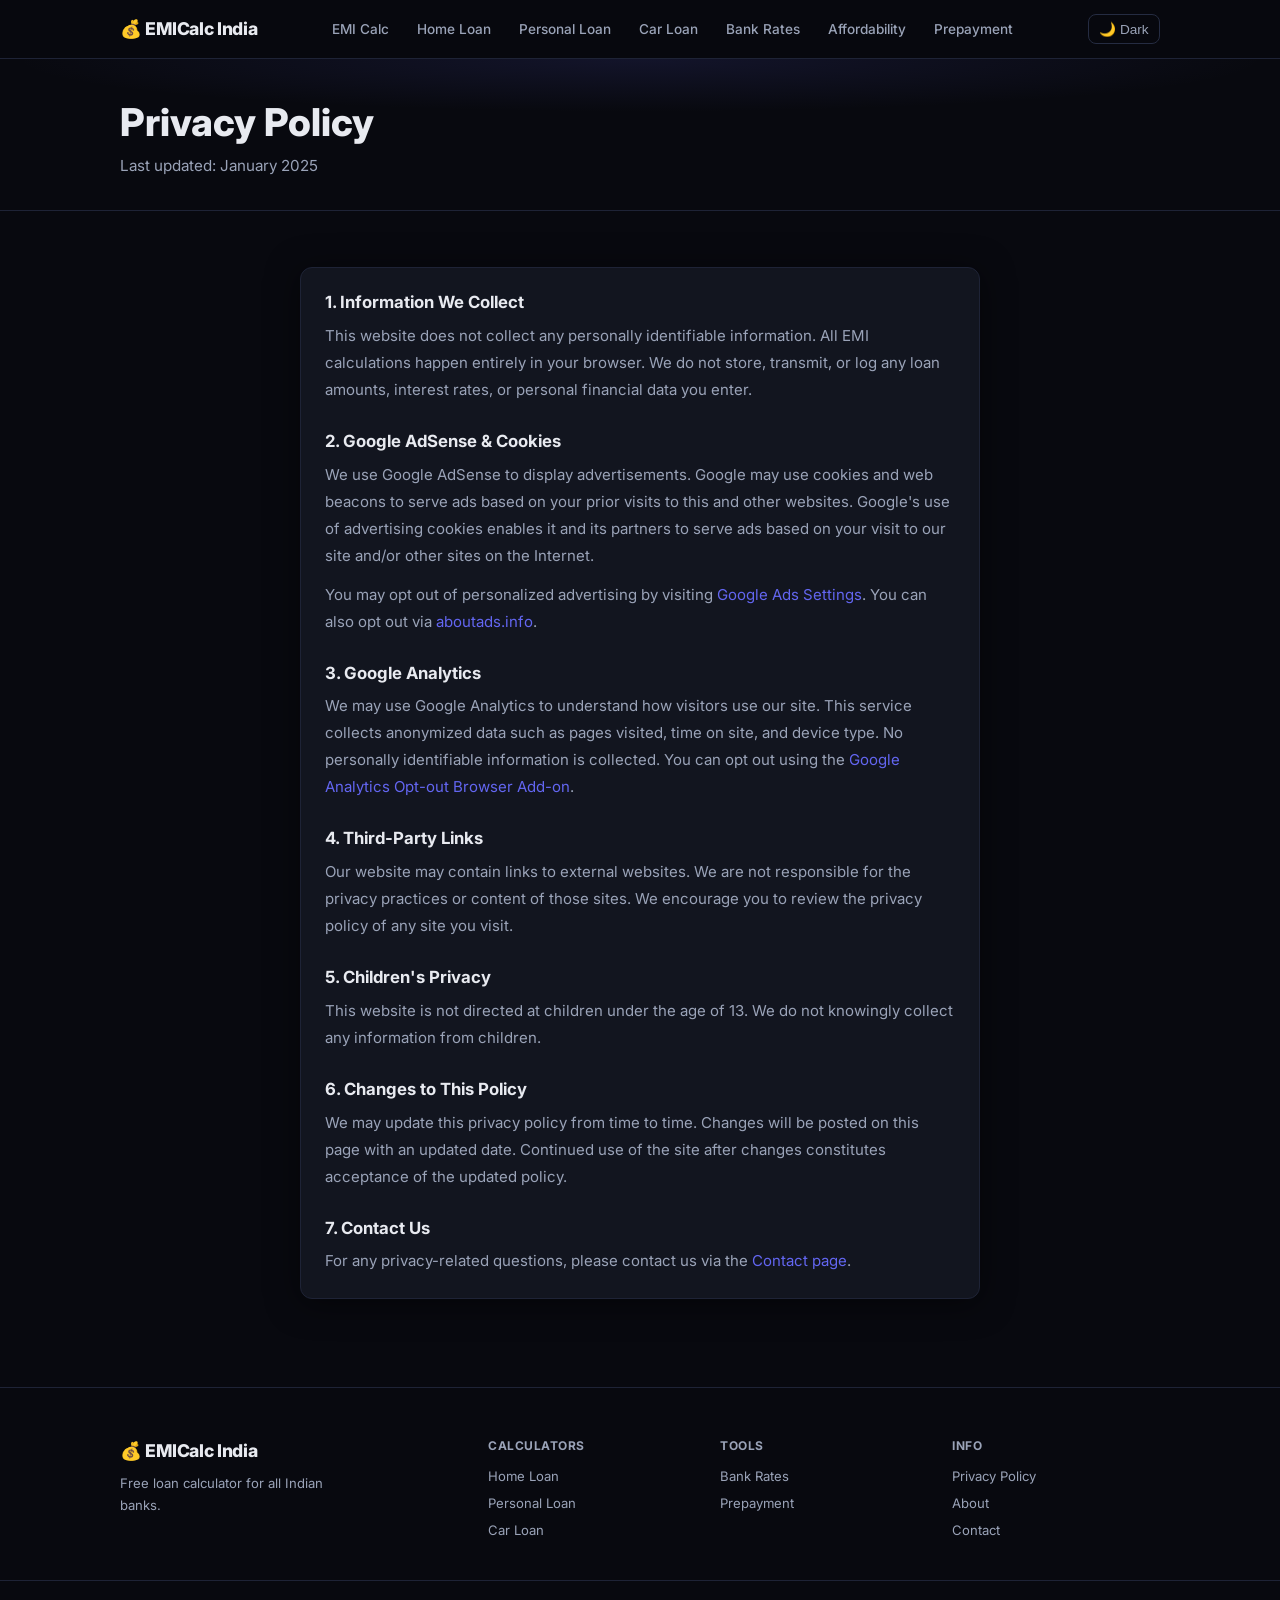
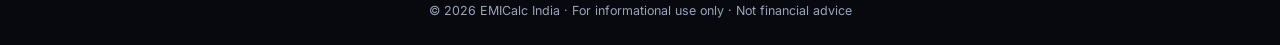
<file: emi-site/privacy.html>
<!DOCTYPE html>
<html lang="en" data-theme="dark">
<head>
  <meta charset="UTF-8"/><meta name="viewport" content="width=device-width, initial-scale=1.0"/>
  <title>Privacy Policy – EMICalc India</title>
  <meta name="description" content="Privacy policy for EasyEMI.in — free EMI calculator for India."/>
  <link rel="preconnect" href="https://fonts.googleapis.com"/>
  <link href="https://fonts.googleapis.com/css2?family=Inter:wght@400;500;600;700;800&family=JetBrains+Mono:wght@500;600&display=swap" rel="stylesheet"/>
  <link rel="stylesheet" href="style.css"/>
</head>
<body>
<header class="header">
  <div class="container header-inner">
    <a href="index.html" class="logo">💰 EMICalc India</a>
    <nav class="nav" id="nav">
      <a href="index.html">EMI Calc</a>
      <a href="pages/home-loan.html">Home Loan</a>
      <a href="pages/personal-loan.html">Personal Loan</a>
      <a href="pages/car-loan.html">Car Loan</a>
      <a href="pages/bank-compare.html">Bank Rates</a>
      <a href="pages/affordability.html">Affordability</a>
      <a href="pages/prepayment.html">Prepayment</a>
    </nav>
    <div class="header-right"><button class="theme-toggle" id="themeToggle" onclick="toggleTheme()">🌙 Dark</button><button class="hamburger" id="hamburger">☰</button></div>
  </div>
</header>

<div class="page-hero">
  <div class="container">
    <h1>Privacy Policy</h1>
    <p>Last updated: January 2025</p>
  </div>
</div>

<section class="section">
  <div class="container" style="max-width:720px">
    <div class="card" style="display:flex;flex-direction:column;gap:1.75rem">

      <div>
        <h2 style="font-size:1.05rem;font-weight:700;margin-bottom:.6rem">1. Information We Collect</h2>
        <p style="color:var(--text2);line-height:1.8">This website does not collect any personally identifiable information. All EMI calculations happen entirely in your browser. We do not store, transmit, or log any loan amounts, interest rates, or personal financial data you enter.</p>
      </div>

      <div>
        <h2 style="font-size:1.05rem;font-weight:700;margin-bottom:.6rem">2. Google AdSense & Cookies</h2>
        <p style="color:var(--text2);line-height:1.8">We use Google AdSense to display advertisements. Google may use cookies and web beacons to serve ads based on your prior visits to this and other websites. Google's use of advertising cookies enables it and its partners to serve ads based on your visit to our site and/or other sites on the Internet.</p>
        <p style="color:var(--text2);line-height:1.8;margin-top:.75rem">You may opt out of personalized advertising by visiting <a href="https://www.google.com/settings/ads" target="_blank" rel="noopener">Google Ads Settings</a>. You can also opt out via <a href="http://www.aboutads.info/choices/" target="_blank" rel="noopener">aboutads.info</a>.</p>
      </div>

      <div>
        <h2 style="font-size:1.05rem;font-weight:700;margin-bottom:.6rem">3. Google Analytics</h2>
        <p style="color:var(--text2);line-height:1.8">We may use Google Analytics to understand how visitors use our site. This service collects anonymized data such as pages visited, time on site, and device type. No personally identifiable information is collected. You can opt out using the <a href="https://tools.google.com/dlpage/gaoptout" target="_blank" rel="noopener">Google Analytics Opt-out Browser Add-on</a>.</p>
      </div>

      <div>
        <h2 style="font-size:1.05rem;font-weight:700;margin-bottom:.6rem">4. Third-Party Links</h2>
        <p style="color:var(--text2);line-height:1.8">Our website may contain links to external websites. We are not responsible for the privacy practices or content of those sites. We encourage you to review the privacy policy of any site you visit.</p>
      </div>

      <div>
        <h2 style="font-size:1.05rem;font-weight:700;margin-bottom:.6rem">5. Children's Privacy</h2>
        <p style="color:var(--text2);line-height:1.8">This website is not directed at children under the age of 13. We do not knowingly collect any information from children.</p>
      </div>

      <div>
        <h2 style="font-size:1.05rem;font-weight:700;margin-bottom:.6rem">6. Changes to This Policy</h2>
        <p style="color:var(--text2);line-height:1.8">We may update this privacy policy from time to time. Changes will be posted on this page with an updated date. Continued use of the site after changes constitutes acceptance of the updated policy.</p>
      </div>

      <div>
        <h2 style="font-size:1.05rem;font-weight:700;margin-bottom:.6rem">7. Contact Us</h2>
        <p style="color:var(--text2);line-height:1.8">For any privacy-related questions, please contact us via the <a href="contact.html">Contact page</a>.</p>
      </div>

    </div>
  </div>
</section>

<footer class="footer">
  <div class="container footer-inner">
    <div class="footer-brand"><div class="logo">💰 EMICalc India</div><p>Free loan calculator for all Indian banks.</p></div>
    <div class="footer-links">
      <div class="fl-col"><div class="fl-title">Calculators</div><a href="pages/home-loan.html">Home Loan</a><a href="pages/personal-loan.html">Personal Loan</a><a href="pages/car-loan.html">Car Loan</a></div>
      <div class="fl-col"><div class="fl-title">Tools</div><a href="pages/bank-compare.html">Bank Rates</a><a href="pages/prepayment.html">Prepayment</a></div>
      <div class="fl-col"><div class="fl-title">Info</div><a href="privacy.html">Privacy Policy</a><a href="about.html">About</a><a href="contact.html">Contact</a></div>
    </div>
  </div>
  <div class="footer-bottom"><p>© 2026 EMICalc India · For informational use only · Not financial advice</p></div>
</footer>
<script>document.getElementById('hamburger')?.addEventListener('click',()=>document.getElementById('nav')?.classList.toggle('open'));</script>
<script>
function toggleTheme(){const h=document.documentElement,b=document.getElementById("themeToggle");const d=h.getAttribute("data-theme")==="dark";h.setAttribute("data-theme",d?"light":"dark");if(b)b.textContent=d?"🌙 Dark":"☀️ Light";localStorage.setItem("theme",d?"light":"dark");}
(function(){const s=localStorage.getItem("theme")||"dark";document.documentElement.setAttribute("data-theme",s);const b=document.getElementById("themeToggle");if(b)b.textContent=s==="dark"?"🌙 Dark":"☀️ Light";})();
</script>
</body>
</html>
</file>
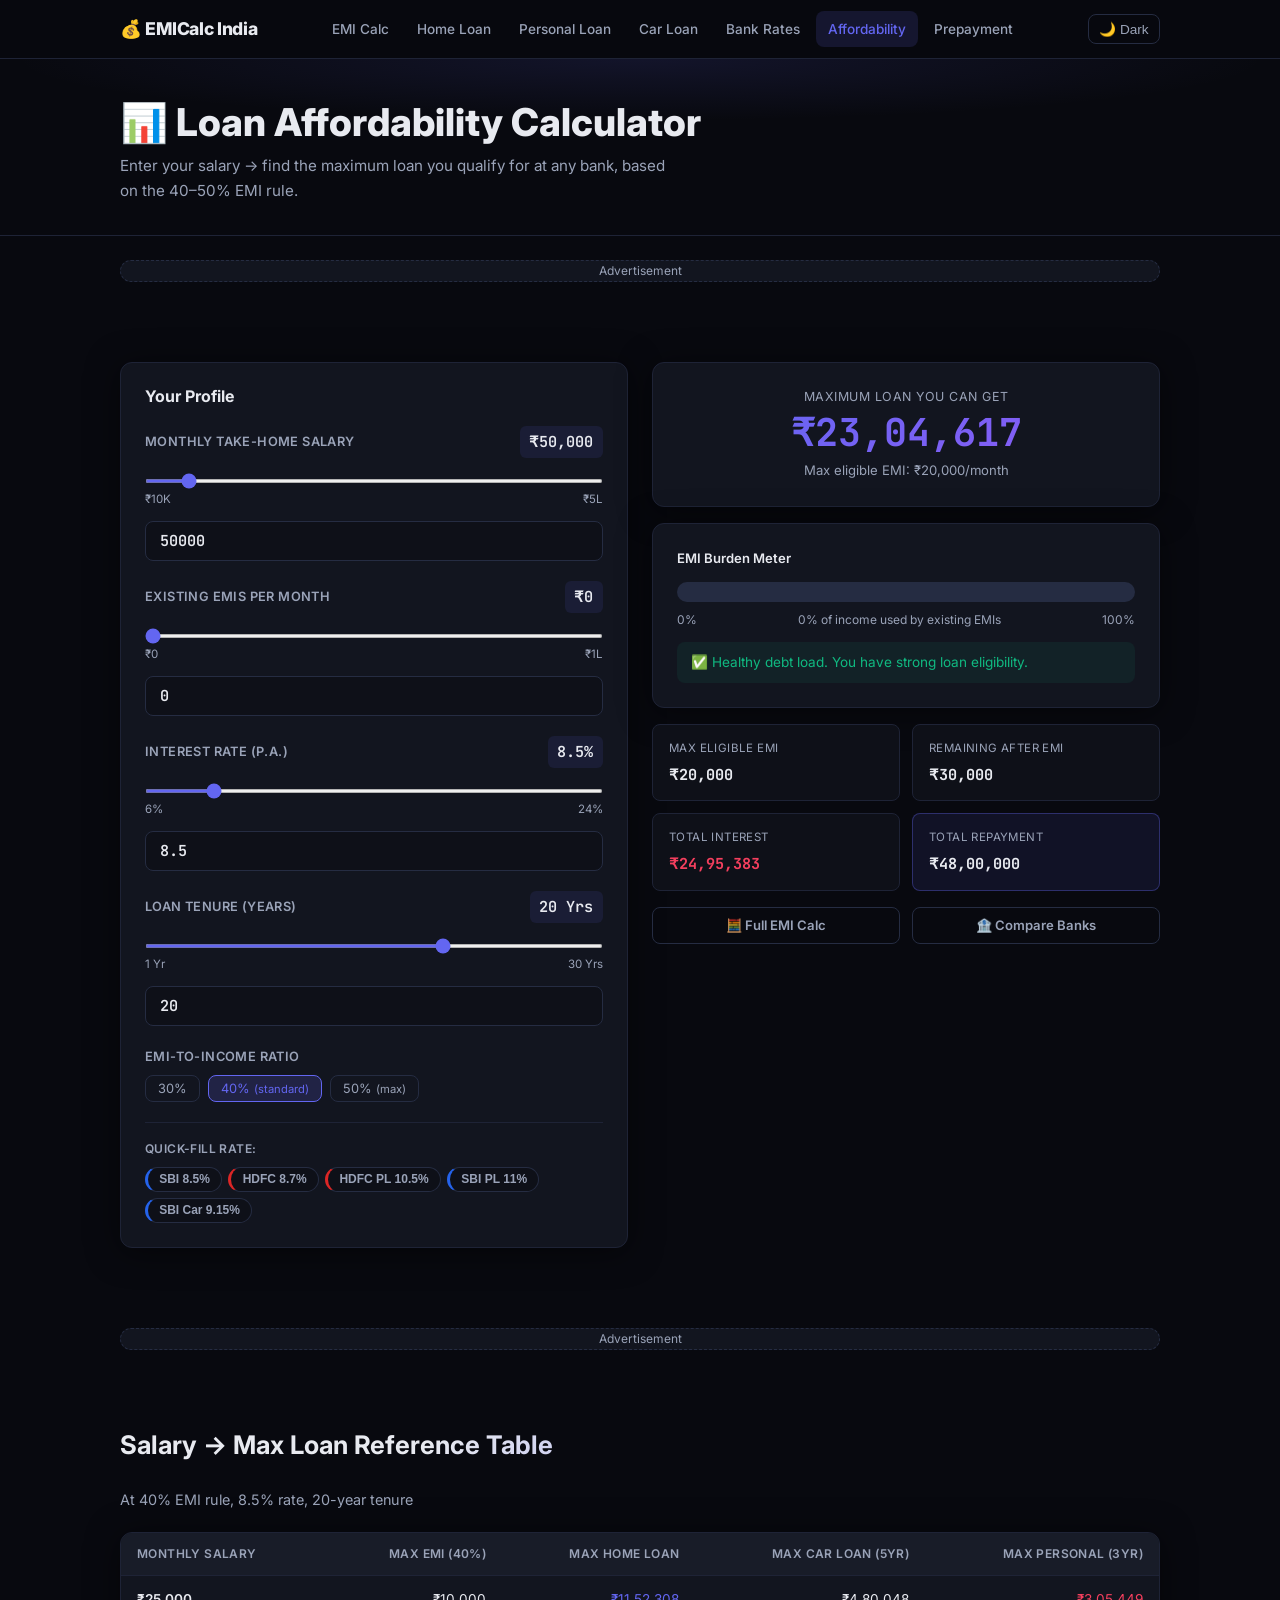
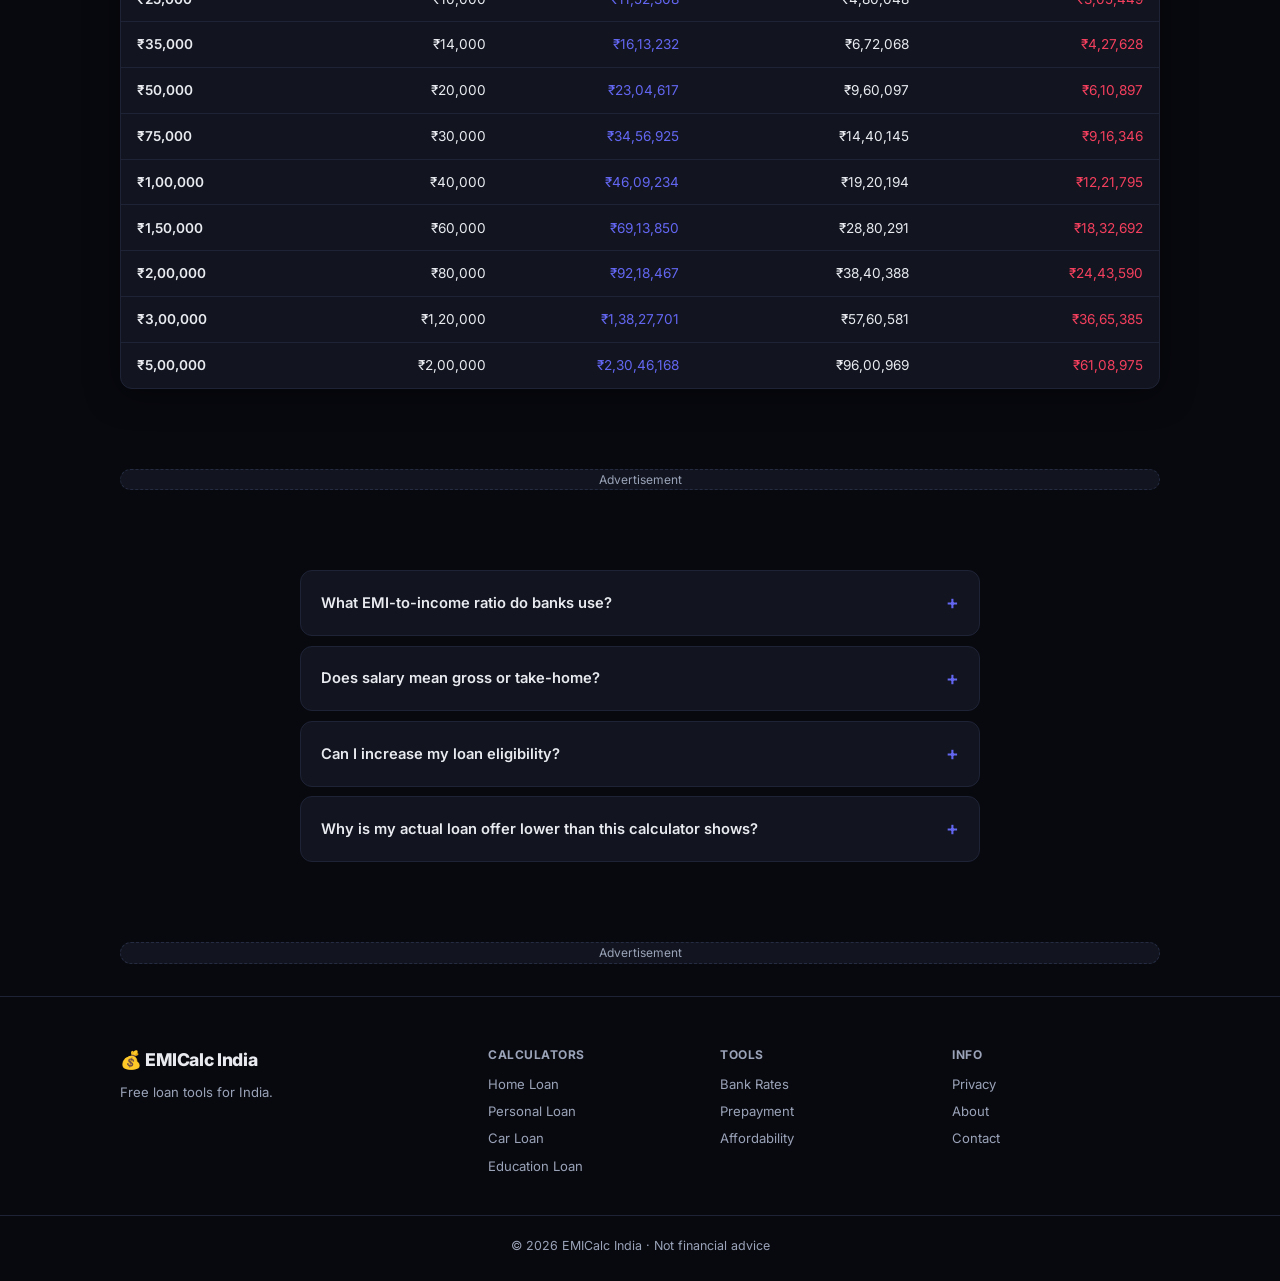
<file: emi-site/pages/affordability.html>
<!DOCTYPE html>
<html lang="en" data-theme="dark">
<head>
  <meta charset="UTF-8"/><meta name="viewport" content="width=device-width, initial-scale=1.0"/>
  <title>Loan Affordability Calculator India 2026 – How Much Loan Can I Get? | EMICalc India</title>
  <meta name="description" content="Find out the maximum home loan or personal loan you can get based on your salary. Uses the 40-50% EMI-to-income rule used by all Indian banks."/>
  <link rel="canonical" href="https://emicalc-india.vercel.app/pages/affordability"/>
  <link rel="preconnect" href="https://fonts.googleapis.com"/>
  <link href="https://fonts.googleapis.com/css2?family=Inter:wght@400;500;600;700;800&family=JetBrains+Mono:wght@500;600&display=swap" rel="stylesheet"/>
  <link rel="stylesheet" href="../style.css"/>
  <!-- THEME: runs before render to prevent flash -->
  <script>
    (function(){
      var s=localStorage.getItem("theme")||"dark";
      document.documentElement.setAttribute("data-theme",s);
    })();
  </script>
</head>
<body>
<header class="header">
  <div class="container header-inner">
    <a href="../index.html" class="logo">💰 EMICalc India</a>
    <nav class="nav" id="nav">
      <a href="../index.html">EMI Calc</a>
      <a href="home-loan.html">Home Loan</a>
      <a href="personal-loan.html">Personal Loan</a>
      <a href="car-loan.html">Car Loan</a>
      <a href="bank-compare.html">Bank Rates</a>
      <a href="affordability.html" class="active">Affordability</a>
      <a href="prepayment.html">Prepayment</a>
    </nav>
    <div class="header-right"><button class="theme-toggle" id="themeToggle" onclick="toggleTheme()">🌙 Dark</button><button class="hamburger" id="hamburger">☰</button></div>
  </div>
</header>

<div class="page-hero">
  <div class="container">
    <h1>📊 Loan Affordability Calculator</h1>
    <p>Enter your salary → find the maximum loan you qualify for at any bank, based on the 40–50% EMI rule.</p>
  </div>
</div>

<!-- AD SLOT 1: Below hero -->
<div class="container"><div class="ad-slot" id="ad-top">Advertisement</div></div>

<section class="section">
  <div class="container">
    <div class="afford-grid">

      <!-- INPUTS -->
      <div class="card">
        <h3 style="font-size:1rem;font-weight:700;margin-bottom:1.25rem">Your Profile</h3>

        <div class="field">
          <div class="field-header"><label>Monthly Take-Home Salary</label><div class="field-val">₹<span id="disp_salary">50,000</span></div></div>
          <input type="range" id="sl_salary" min="10000" max="500000" step="5000" value="50000" oninput="syncAff('salary',this.value)"/>
          <div class="range-ends"><span>₹10K</span><span>₹5L</span></div>
          <input type="number" id="f_salary" value="50000" oninput="syncAffInp('salary',this.value)" placeholder="Take-home salary"/>
        </div>

        <div class="field">
          <div class="field-header"><label>Existing EMIs per Month</label><div class="field-val">₹<span id="disp_existing">0</span></div></div>
          <input type="range" id="sl_existing" min="0" max="100000" step="1000" value="0" oninput="syncAff('existing',this.value)"/>
          <div class="range-ends"><span>₹0</span><span>₹1L</span></div>
          <input type="number" id="f_existing" value="0" oninput="syncAffInp('existing',this.value)" placeholder="Existing EMIs"/>
        </div>

        <div class="field">
          <div class="field-header"><label>Interest Rate (p.a.)</label><div class="field-val"><span id="disp_aff_rate">8.5</span>%</div></div>
          <input type="range" id="sl_aff_rate" min="6" max="24" step="0.1" value="8.5" oninput="syncAff('aff_rate',this.value)"/>
          <div class="range-ends"><span>6%</span><span>24%</span></div>
          <input type="number" id="f_aff_rate" value="8.5" step="0.1" oninput="syncAffInp('aff_rate',this.value)" placeholder="Rate %"/>
        </div>

        <div class="field">
          <div class="field-header"><label>Loan Tenure (Years)</label><div class="field-val"><span id="disp_aff_tenure">20</span> Yrs</div></div>
          <input type="range" id="sl_aff_tenure" min="1" max="30" step="1" value="20" oninput="syncAff('aff_tenure',this.value)"/>
          <div class="range-ends"><span>1 Yr</span><span>30 Yrs</span></div>
          <input type="number" id="f_aff_tenure" value="20" oninput="syncAffInp('aff_tenure',this.value)" placeholder="Years"/>
        </div>

        <!-- EMI ratio toggle -->
        <div class="field">
          <label style="font-size:.8rem;font-weight:600;color:var(--text2);text-transform:uppercase;letter-spacing:.4px;display:block;margin-bottom:.5rem">EMI-to-Income Ratio</label>
          <div style="display:flex;gap:.5rem">
            <button class="ttog" id="r30" onclick="setRatio(30)">30%</button>
            <button class="ttog active" id="r40" onclick="setRatio(40)">40% <span style="font-size:.7rem">(standard)</span></button>
            <button class="ttog" id="r50" onclick="setRatio(50)">50% <span style="font-size:.7rem">(max)</span></button>
          </div>
        </div>

        <!-- Quick bank rates -->
        <div class="quick-rates" style="margin-top:.75rem">
          <div class="qr-label">Quick-fill rate:</div>
          <div class="qr-chips">
            <button class="chip" onclick="setAffRate(8.50)" style="border-left:3px solid #2563eb">SBI 8.5%</button>
            <button class="chip" onclick="setAffRate(8.70)" style="border-left:3px solid #dc2626">HDFC 8.7%</button>
            <button class="chip" onclick="setAffRate(10.50)" style="border-left:3px solid #dc2626">HDFC PL 10.5%</button>
            <button class="chip" onclick="setAffRate(11.00)" style="border-left:3px solid #2563eb">SBI PL 11%</button>
            <button class="chip" onclick="setAffRate(9.15)" style="border-left:3px solid #2563eb">SBI Car 9.15%</button>
          </div>
        </div>
      </div>

      <!-- RESULTS -->
      <div style="display:flex;flex-direction:column;gap:1rem">

        <!-- Max loan card -->
        <div class="card" style="text-align:center">
          <div style="font-size:.78rem;color:var(--text2);text-transform:uppercase;letter-spacing:.5px;margin-bottom:.4rem">Maximum Loan You Can Get</div>
          <div class="emi-val" id="res_maxloan">₹0</div>
          <div style="font-size:.82rem;color:var(--text2);margin-top:.5rem" id="res_maxemi_label">Max eligible EMI: ₹0/month</div>
        </div>

        <!-- Meter -->
        <div class="card">
          <div style="font-size:.82rem;font-weight:600;margin-bottom:.75rem">EMI Burden Meter</div>
          <div class="meter-bar"><div class="meter-fill" id="meter-fill" style="width:0%"></div></div>
          <div style="display:flex;justify-content:space-between;font-size:.75rem;color:var(--text2);margin-top:.3rem">
            <span>0%</span><span id="meter-pct">0% of income</span><span>100%</span>
          </div>
          <div id="meter-verdict" style="margin-top:.75rem;font-size:.85rem;padding:.6rem .85rem;border-radius:8px"></div>
        </div>

        <!-- Breakdown grid -->
        <div class="res-grid">
          <div class="res-box"><div class="rb-label">Max Eligible EMI</div><div class="rb-val" id="res_eligemi">₹0</div></div>
          <div class="res-box"><div class="rb-label">Remaining after EMI</div><div class="rb-val" id="res_remaining">₹0</div></div>
          <div class="res-box"><div class="rb-label">Total Interest</div><div class="rb-val red" id="res_affint">₹0</div></div>
          <div class="res-box highlight"><div class="rb-label">Total Repayment</div><div class="rb-val" id="res_afftotal">₹0</div></div>
        </div>

        <div class="action-btns">
          <button class="btn-sec" onclick="location.href='../index.html'">🧮 Full EMI Calc</button>
          <button class="btn-sec" onclick="location.href='bank-compare.html'">🏦 Compare Banks</button>
        </div>
      </div>
    </div>
  </div>
</section>

<!-- AD SLOT 2: Mid page -->
<div class="container"><div class="ad-slot" id="ad-mid">Advertisement</div></div>

<!-- SALARY vs LOAN TABLE -->
<section class="section">
  <div class="container">
    <h2 class="sh">Salary → Max Loan Reference Table</h2>
    <p style="color:var(--text2);margin-bottom:1.25rem;font-size:.9rem">At 40% EMI rule, 8.5% rate, 20-year tenure</p>
    <div class="card table-card">
      <div class="table-scroll">
        <table id="ref-table">
          <thead><tr><th>Monthly Salary</th><th>Max EMI (40%)</th><th>Max Home Loan</th><th>Max Car Loan (5yr)</th><th>Max Personal (3yr)</th></tr></thead>
          <tbody id="ref-body"></tbody>
        </table>
      </div>
    </div>
  </div>
</section>

<!-- AD SLOT 3: Before FAQ -->
<div class="container"><div class="ad-slot" id="ad-prefaq">Advertisement</div></div>

<section class="section">
  <div class="container" style="max-width:720px">
    <div class="faq">
      <details class="faq-item"><summary>What EMI-to-income ratio do banks use?</summary><p>Most Indian banks use 40–50% of monthly take-home (net) salary. If your total existing EMIs + new EMI exceed this, the loan gets rejected. 40% is the safe zone; 50% is the absolute maximum most lenders allow.</p></details>
      <details class="faq-item"><summary>Does salary mean gross or take-home?</summary><p>Banks assess take-home (net) salary — after PF, tax, and other deductions. Use your in-hand salary, not CTC.</p></details>
      <details class="faq-item"><summary>Can I increase my loan eligibility?</summary><p>Yes: (1) Add a co-applicant with income, (2) Close existing loans before applying, (3) Increase tenure — longer tenure = lower EMI = higher eligibility, (4) Improve CIBIL score to get a lower rate.</p></details>
      <details class="faq-item"><summary>Why is my actual loan offer lower than this calculator shows?</summary><p>Banks also factor in CIBIL score, employment type, company profile, age, and credit history. This calculator uses only the income-based formula. Treat it as the upper ceiling.</p></details>
    </div>
  </div>
</section>

<!-- AD SLOT 4: Footer -->
<div class="container"><div class="ad-slot" id="ad-bottom">Advertisement</div></div>

<footer class="footer">
  <div class="container footer-inner">
    <div class="footer-brand"><div class="logo">💰 EMICalc India</div><p>Free loan tools for India.</p></div>
    <div class="footer-links">
      <div class="fl-col"><div class="fl-title">Calculators</div><a href="home-loan.html">Home Loan</a><a href="personal-loan.html">Personal Loan</a><a href="car-loan.html">Car Loan</a><a href="education-loan.html">Education Loan</a></div>
      <div class="fl-col"><div class="fl-title">Tools</div><a href="bank-compare.html">Bank Rates</a><a href="prepayment.html">Prepayment</a><a href="affordability.html">Affordability</a></div>
      <div class="fl-col"><div class="fl-title">Info</div><a href="../privacy.html">Privacy</a><a href="../about.html">About</a><a href="../contact.html">Contact</a></div>
    </div>
  </div>
  <div class="footer-bottom"><p>© 2026 EMICalc India · Not financial advice</p></div>
</footer>

<script>
function toggleTheme(){
  const h=document.documentElement,b=document.getElementById("themeToggle");
  const d=h.getAttribute("data-theme")==="dark";
  h.setAttribute("data-theme",d?"light":"dark");
  if(b)b.textContent=d?"🌙 Dark":"☀️ Light";
  localStorage.setItem("theme",d?"light":"dark");
}
(function(){
  const s=localStorage.getItem("theme")||"dark";
  document.documentElement.setAttribute("data-theme",s);
  const b=document.getElementById("themeToggle");
  if(b)b.textContent=s==="dark"?"🌙 Dark":"☀️ Light";
})();

const fmt = n => '₹' + Math.round(n).toLocaleString('en-IN');
let ratio = 40;

function calcEMI(P, rate, N) {
  if (!rate) return P / N;
  const r = rate / 12 / 100;
  return (P * r * Math.pow(1+r,N)) / (Math.pow(1+r,N)-1);
}
// reverse EMI → max principal
function maxLoan(emi, rate, N) {
  if (!rate) return emi * N;
  const r = rate / 12 / 100;
  return emi * (Math.pow(1+r,N)-1) / (r * Math.pow(1+r,N));
}

function syncAff(field, val) {
  const v = parseFloat(val);
  document.getElementById('f_' + field).value = v;
  const fmt2 = f => f === 'salary' || f === 'existing' ? Math.round(v).toLocaleString('en-IN') : v;
  document.getElementById('disp_' + field).textContent = fmt2(field);
  affCalc();
}
function syncAffInp(field, val) {
  const v = parseFloat(val);
  document.getElementById('sl_' + field).value = v;
  document.getElementById('disp_' + field).textContent = (field==='salary'||field==='existing') ? Math.round(v).toLocaleString('en-IN') : v;
  affCalc();
}
function setRatio(r) {
  ratio = r;
  [30,40,50].forEach(x => document.getElementById('r'+x)?.classList.toggle('active', x===r));
  affCalc();
}
function setAffRate(r) {
  ['f_aff_rate','sl_aff_rate'].forEach(id => { const el=document.getElementById(id); if(el) el.value=r; });
  document.getElementById('disp_aff_rate').textContent = r;
  affCalc();
}

function affCalc() {
  const salary   = parseFloat(document.getElementById('f_salary').value) || 0;
  const existing = parseFloat(document.getElementById('f_existing').value) || 0;
  const rate     = parseFloat(document.getElementById('f_aff_rate').value) || 0;
  const yrs      = parseFloat(document.getElementById('f_aff_tenure').value) || 0;
  const N        = yrs * 12;

  const maxEMI   = salary * (ratio / 100) - existing;
  const maxL     = maxEMI > 0 ? maxLoan(maxEMI, rate, N) : 0;
  const totalPay = maxEMI * N;
  const totalInt = totalPay - maxL;
  const usedPct  = Math.min(((existing) / (salary * (ratio/100))) * 100, 100);

  const set = (id,v) => { const el=document.getElementById(id); if(el) el.textContent=v; };
  set('res_maxloan', fmt(Math.max(0,maxL)));
  set('res_maxemi_label', `Max eligible EMI: ${fmt(Math.max(0,maxEMI))}/month`);
  set('res_eligemi', fmt(Math.max(0,maxEMI)));
  set('res_remaining', fmt(Math.max(0, salary - Math.max(0,maxEMI) - existing)));
  set('res_affint', fmt(Math.max(0,totalInt)));
  set('res_afftotal', fmt(Math.max(0,totalPay)));

  // meter
  const fill = document.getElementById('meter-fill');
  const pct  = Math.min((existing / salary) * 100, 100);
  if (fill) {
    fill.style.width = pct + '%';
    fill.className = 'meter-fill ' + (pct < 30 ? 'meter-safe' : pct < 45 ? 'meter-warn' : 'meter-danger');
  }
  set('meter-pct', pct.toFixed(0) + '% of income used by existing EMIs');

  const verdict = document.getElementById('meter-verdict');
  if (verdict) {
    if (maxEMI <= 0) {
      verdict.style.background = 'rgba(244,63,94,.1)'; verdict.style.color = '#f43f5e';
      verdict.textContent = '❌ Existing EMIs exceed the ' + ratio + '% limit. Close some loans first.';
    } else if (pct < 20) {
      verdict.style.background = 'rgba(16,185,129,.08)'; verdict.style.color = '#10b981';
      verdict.textContent = '✅ Healthy debt load. You have strong loan eligibility.';
    } else if (pct < 35) {
      verdict.style.background = 'rgba(245,158,11,.08)'; verdict.style.color = '#f59e0b';
      verdict.textContent = '⚠️ Moderate debt load. You can get a loan but headroom is limited.';
    } else {
      verdict.style.background = 'rgba(244,63,94,.08)'; verdict.style.color = '#f43f5e';
      verdict.textContent = '🔴 High debt load. Banks may offer lower amount or reject the application.';
    }
  }
}

// Reference table
function buildRefTable() {
  const salaries = [25000,35000,50000,75000,100000,150000,200000,300000,500000];
  const rows = salaries.map(s => {
    const maxE = s * 0.4;
    const hl = maxLoan(maxE, 8.5, 240);
    const cl = maxLoan(maxE, 9.15, 60);
    const pl = maxLoan(maxE, 11, 36);
    return `<tr>
      <td><strong>${fmt(s)}</strong></td>
      <td>${fmt(maxE)}</td>
      <td style="color:#6366f1">${fmt(hl)}</td>
      <td>${fmt(cl)}</td>
      <td style="color:#f43f5e">${fmt(pl)}</td>
    </tr>`;
  });
  document.getElementById('ref-body').innerHTML = rows.join('');
}

document.getElementById('hamburger')?.addEventListener('click', () => document.getElementById('nav')?.classList.toggle('open'));
document.addEventListener('DOMContentLoaded', () => { affCalc(); buildRefTable(); });
</script>
</body>
</html>
</file>
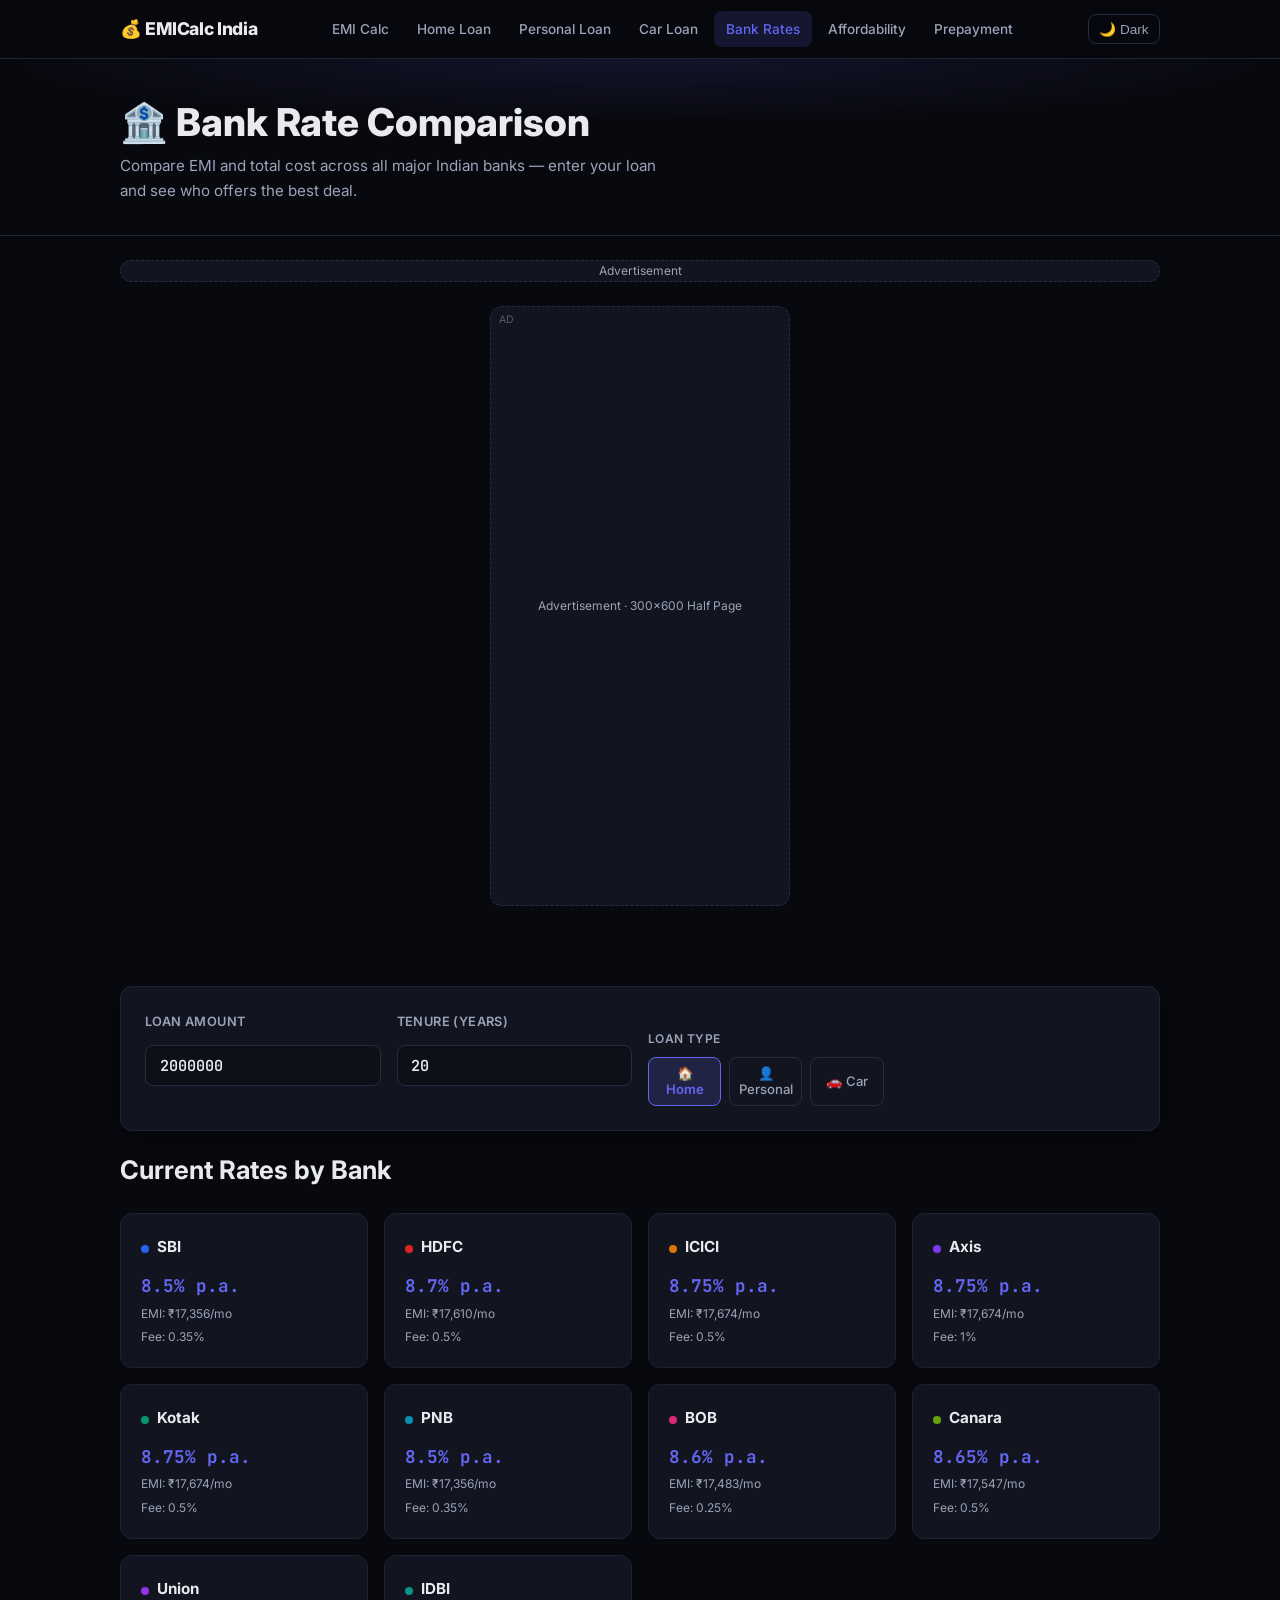
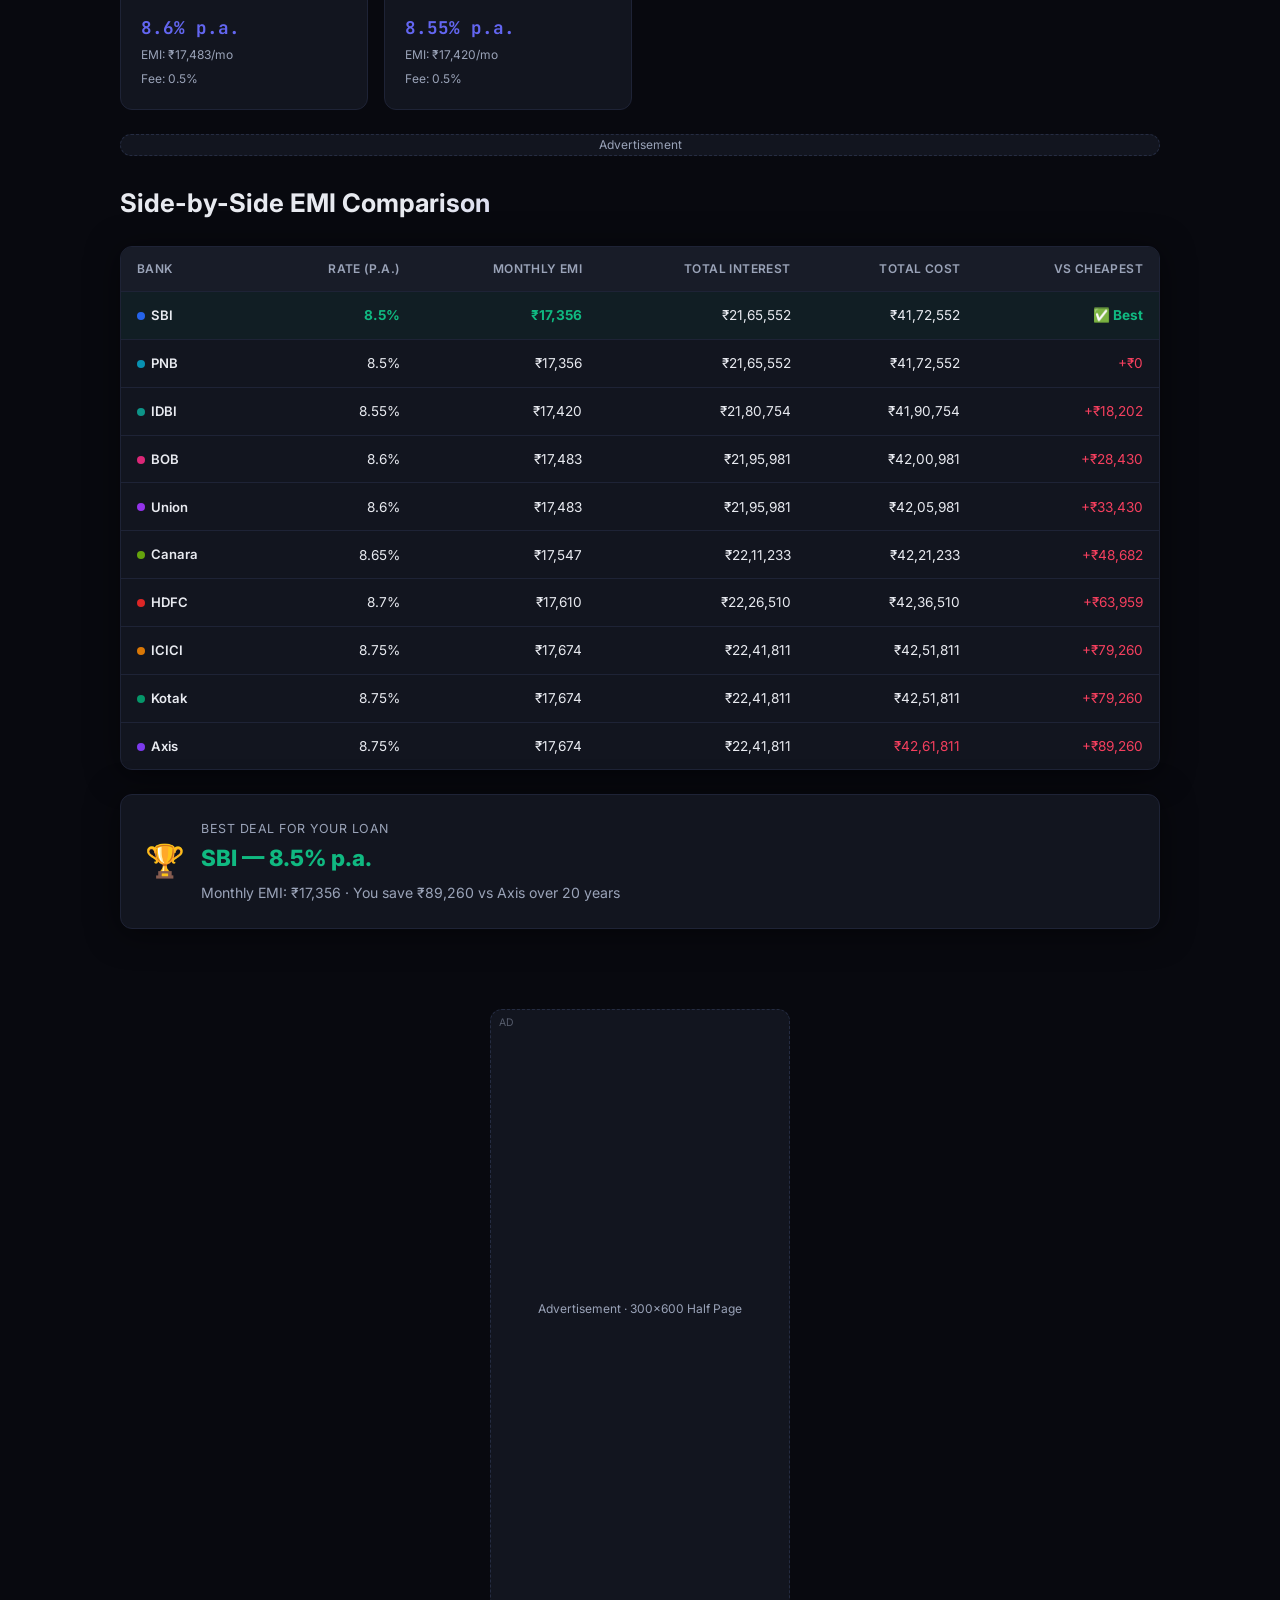
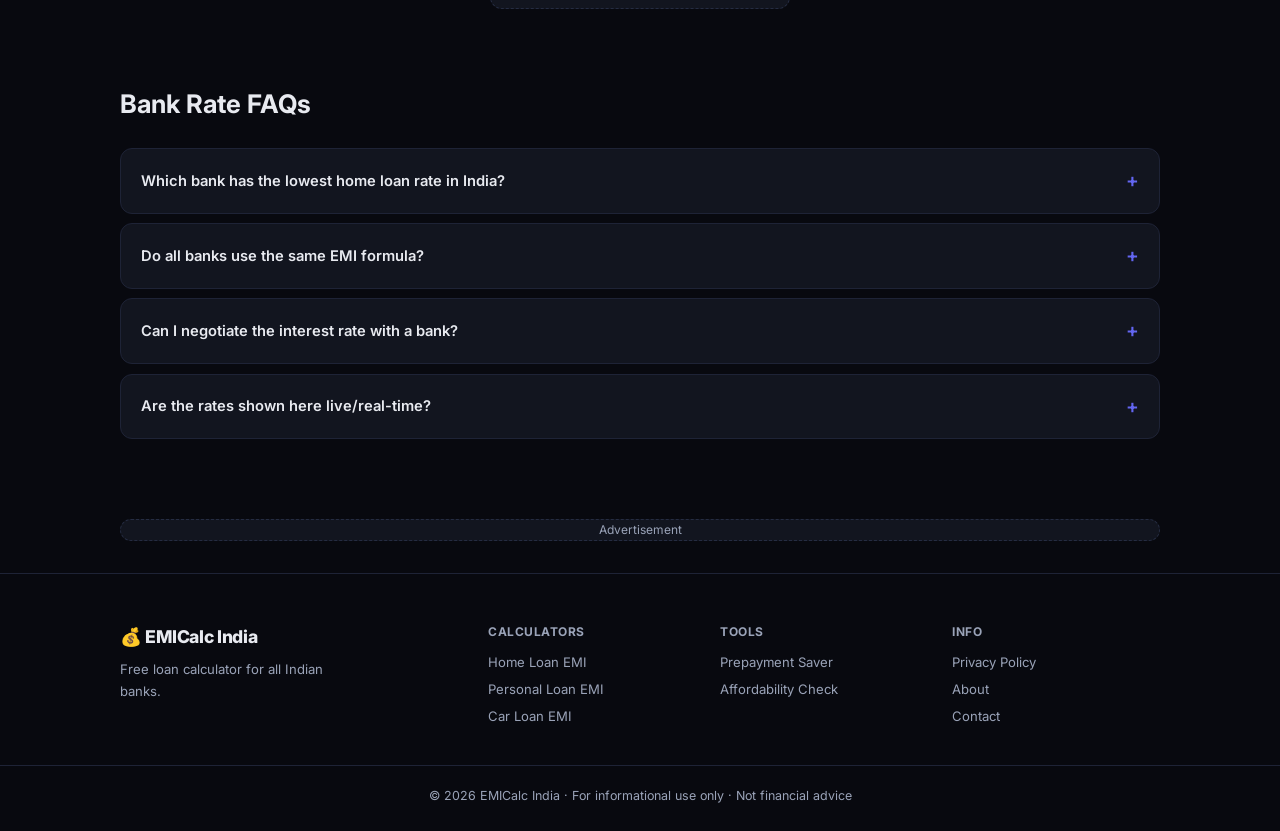
<file: emi-site/pages/bank-compare.html>
<!DOCTYPE html>
<html lang="en" data-theme="dark">
<head>
  <meta charset="UTF-8"/><meta name="viewport" content="width=device-width, initial-scale=1.0"/>
  <title>Bank Loan Rate Comparison India 2026 – SBI vs HDFC vs ICICI | EMICalc India</title>
  <meta name="description" content="Compare home loan, personal loan and car loan rates across SBI, HDFC, ICICI, Axis, Kotak and 10+ banks. See exact EMI and total cost for each bank side by side."/>
  <link rel="canonical" href="https://emicalc-india.vercel.app/pages/bank-compare.html"/>
  <link rel="preconnect" href="https://fonts.googleapis.com"/>
  <link href="https://fonts.googleapis.com/css2?family=Inter:wght@400;500;600;700;800&family=JetBrains+Mono:wght@500;600&display=swap" rel="stylesheet"/>
  <link rel="stylesheet" href="../style.css"/>
  <!-- THEME: runs before render to prevent flash -->
  <script>
    (function(){
      var s=localStorage.getItem("theme")||"dark";
      document.documentElement.setAttribute("data-theme",s);
    })();
  </script>
</head>
<body>
<header class="header">
  <div class="container header-inner">
    <a href="../index.html" class="logo">💰 EMICalc India</a>
    <nav class="nav" id="nav">
      <a href="../index.html">EMI Calc</a>
      <a href="home-loan.html">Home Loan</a>
      <a href="personal-loan.html">Personal Loan</a>
      <a href="car-loan.html">Car Loan</a>
      <a href="bank-compare.html" class="active">Bank Rates</a>
      <a href="affordability.html">Affordability</a>
      <a href="prepayment.html">Prepayment</a>
    </nav>
    <div class="header-right"><button class="theme-toggle" id="themeToggle" onclick="toggleTheme()">🌙 Dark</button><button class="hamburger" id="hamburger">☰</button></div>
  </div>
</header>

<div class="page-hero">
  <div class="container">
    <h1>🏦 Bank Rate Comparison</h1>
    <p>Compare EMI and total cost across all major Indian banks — enter your loan and see who offers the best deal.</p>
  </div>
</div>

<div class="container"><div class="ad-slot">Advertisement</div></div>

<!-- AD: Half Page above FAQs (YOUR REQUEST) -->
<div class="container"><div class="ad-slot ad-half" data-label="Ad">Advertisement · 300×600 Half Page</div></div>

<section class="section">
  <div class="container">
    <!-- INPUTS -->
    <div class="card" style="margin-bottom:1.5rem">
      <div style="display:grid;grid-template-columns:repeat(auto-fill,minmax(200px,1fr));gap:1rem;align-items:end">
        <div class="field">
          <div class="field-header"><label>Loan Amount</label></div>
          <input type="number" id="bc_amount" value="2000000" oninput="bcCalc()"/>
        </div>
        <div class="field">
          <div class="field-header"><label>Tenure (Years)</label></div>
          <input type="number" id="bc_tenure" value="20" oninput="bcCalc()"/>
        </div>
        <div>
          <div class="qr-label" style="margin-bottom:.5rem">Loan Type</div>
          <div style="display:flex;gap:.5rem;flex-wrap:wrap">
            <button class="tab active" id="bct_home" onclick="setBCType('home',this)">🏠 Home</button>
            <button class="tab" id="bct_personal" onclick="setBCType('personal',this)">👤 Personal</button>
            <button class="tab" id="bct_car" onclick="setBCType('car',this)">🚗 Car</button>
          </div>
        </div>
      </div>
    </div>

    <!-- BANK CARDS GRID -->
    <h2 class="sh">Current Rates by Bank</h2>
    <div class="bank-grid" id="bank-grid"></div>

    <div class="container" style="padding:0;margin:1.5rem 0"><div class="ad-slot">Advertisement</div></div>

    <!-- COMPARISON TABLE -->
    <h2 class="sh" style="margin-top:2rem">Side-by-Side EMI Comparison</h2>
    <div class="card table-card">
      <div class="cmp-table-wrap">
        <table class="cmp-table" id="cmp-table">
          <thead>
            <tr>
              <th>Bank</th>
              <th>Rate (p.a.)</th>
              <th>Monthly EMI</th>
              <th>Total Interest</th>
              <th>Total Cost</th>
              <th>vs Cheapest</th>
            </tr>
          </thead>
          <tbody id="cmp-body"></tbody>
        </table>
      </div>
    </div>

    <!-- WINNER CARD -->
    <div id="winner-card" style="margin-top:1.5rem;display:none" class="card">
      <div style="display:flex;align-items:center;gap:1rem;flex-wrap:wrap">
        <div style="font-size:2rem">🏆</div>
        <div>
          <div style="font-size:.78rem;color:var(--text2);text-transform:uppercase;letter-spacing:.5px">Best Deal for Your Loan</div>
          <div id="winner-name" style="font-size:1.4rem;font-weight:800;color:var(--green)"></div>
          <div id="winner-detail" style="color:var(--text2);font-size:.88rem;margin-top:.25rem"></div>
        </div>
      </div>
    </div>
  </div>
</section>

<!-- FAQ -->
<!-- AD: Half Page above FAQs (YOUR REQUEST) -->
<div class="container"><div class="ad-slot ad-half" data-label="Ad">Advertisement · 300×600 Half Page</div></div>

<section class="section">
  <div class="container">
    <h2 class="sh">Bank Rate FAQs</h2>
    <div class="faq">
      <details class="faq-item"><summary>Which bank has the lowest home loan rate in India?</summary><p>SBI and PNB typically offer the lowest home loan rates starting at 8.50% p.a. for salaried applicants with CIBIL score above 750. Rates change periodically based on RBI repo rate.</p></details>
      <details class="faq-item"><summary>Do all banks use the same EMI formula?</summary><p>Yes. All Indian banks use the reducing balance method: EMI = [P×R×(1+R)^N]/[(1+R)^N–1]. The only difference is the interest rate each bank charges.</p></details>
      <details class="faq-item"><summary>Can I negotiate the interest rate with a bank?</summary><p>Yes — especially if you have a CIBIL score above 750, a long relationship with the bank, or a high salary. It's always worth asking for a 0.25–0.5% reduction.</p></details>
      <details class="faq-item"><summary>Are the rates shown here live/real-time?</summary><p>These are representative rates as of 2025 for salaried applicants with good credit scores. Actual rates may vary based on your profile, loan amount, and the bank's current offers. Always confirm with the bank before deciding.</p></details>
    </div>
  </div>
</section>

<div class="container"><div class="ad-slot">Advertisement</div></div>

<footer class="footer">
  <div class="container footer-inner">
    <div class="footer-brand">
      <div class="logo">💰 EMICalc India</div>
      <p>Free loan calculator for all Indian banks.</p>
    </div>
    <div class="footer-links">
      <div class="fl-col">
        <div class="fl-title">Calculators</div>
        <a href="home-loan.html">Home Loan EMI</a>
        <a href="personal-loan.html">Personal Loan EMI</a>
        <a href="car-loan.html">Car Loan EMI</a>
      </div>
      <div class="fl-col">
        <div class="fl-title">Tools</div>
        <a href="prepayment.html">Prepayment Saver</a>
        <a href="affordability.html">Affordability Check</a>
      </div>
      <div class="fl-col">
        <div class="fl-title">Info</div>
        <a href="../privacy.html">Privacy Policy</a>
        <a href="../about.html">About</a>
        <a href="../contact.html">Contact</a>
      </div>
    </div>
  </div>
  <div class="footer-bottom"><p>© 2026 EMICalc India · For informational use only · Not financial advice</p></div>
</footer>

<script>
function toggleTheme(){
  const h=document.documentElement,b=document.getElementById("themeToggle");
  const d=h.getAttribute("data-theme")==="dark";
  h.setAttribute("data-theme",d?"light":"dark");
  if(b)b.textContent=d?"🌙 Dark":"☀️ Light";
  localStorage.setItem("theme",d?"light":"dark");
}
(function(){
  const s=localStorage.getItem("theme")||"dark";
  document.documentElement.setAttribute("data-theme",s);
  const b=document.getElementById("themeToggle");
  if(b)b.textContent=s==="dark"?"🌙 Dark":"☀️ Light";
})();

const BANKS = {
  home: [
    {name:'SBI',rate:8.50,color:'#2563eb',fee:0.35},{name:'HDFC',rate:8.70,color:'#dc2626',fee:0.50},
    {name:'ICICI',rate:8.75,color:'#d97706',fee:0.50},{name:'Axis',rate:8.75,color:'#7c3aed',fee:1.00},
    {name:'Kotak',rate:8.75,color:'#059669',fee:0.50},{name:'PNB',rate:8.50,color:'#0891b2',fee:0.35},
    {name:'BOB',rate:8.60,color:'#db2777',fee:0.25},{name:'Canara',rate:8.65,color:'#65a30d',fee:0.50},
    {name:'Union',rate:8.60,color:'#9333ea',fee:0.50},{name:'IDBI',rate:8.55,color:'#0d9488',fee:0.50}
  ],
  personal: [
    {name:'SBI',rate:11.00,color:'#2563eb',fee:1.50},{name:'HDFC',rate:10.50,color:'#dc2626',fee:2.50},
    {name:'ICICI',rate:10.75,color:'#d97706',fee:2.00},{name:'Axis',rate:10.49,color:'#7c3aed',fee:1.50},
    {name:'Kotak',rate:10.99,color:'#059669',fee:1.50},{name:'Bajaj',rate:13.00,color:'#0891b2',fee:2.00},
    {name:'IndusInd',rate:10.49,color:'#db2777',fee:2.50},{name:'Yes Bank',rate:10.99,color:'#65a30d',fee:1.00}
  ],
  car: [
    {name:'SBI',rate:9.15,color:'#2563eb',fee:0.00},{name:'HDFC',rate:9.00,color:'#dc2626',fee:1.00},
    {name:'ICICI',rate:9.10,color:'#d97706',fee:1.00},{name:'Axis',rate:9.20,color:'#7c3aed',fee:1.00},
    {name:'Kotak',rate:8.99,color:'#059669',fee:0.50},{name:'BOB',rate:9.15,color:'#db2777',fee:0.00},
    {name:'Canara',rate:9.30,color:'#65a30d',fee:0.50},{name:'Union',rate:9.25,color:'#9333ea',fee:0.25}
  ]
};
let bcType = 'home';
const fmt = n => '₹'+Math.round(n).toLocaleString('en-IN');
function calcEMI(P,r,N){if(!r)return P/N;const mr=r/12/100;return(P*mr*Math.pow(1+mr,N))/(Math.pow(1+mr,N)-1);}

function setBCType(type, btn){
  bcType = type;
  document.querySelectorAll('.tab').forEach(t=>t.classList.remove('active'));
  btn.classList.add('active');
  bcCalc();
}

function bcCalc(){
  const P = parseFloat(document.getElementById('bc_amount').value)||0;
  const yrs = parseFloat(document.getElementById('bc_tenure').value)||0;
  const N = yrs*12;
  const banks = BANKS[bcType];
  if(!P||!N) return;

  const results = banks.map(b=>{
    const emi = calcEMI(P,b.rate,N);
    const totalInt = emi*N - P;
    const fee = (b.fee/100)*P;
    const totalCost = emi*N + fee;
    return {...b, emi, totalInt, fee, totalCost};
  }).sort((a,b)=>a.totalCost-b.totalCost);

  const minCost = results[0].totalCost;

  // Bank grid
  document.getElementById('bank-grid').innerHTML = banks.map(b=>{
    const res = results.find(r=>r.name===b.name);
    return `<div class="bank-card">
      <div style="display:flex;align-items:center;gap:.5rem;margin-bottom:.5rem">
        <span class="bank-dot" style="background:${b.color}"></span>
        <span class="bank-name">${b.name}</span>
      </div>
      <div class="bank-rate">${b.rate}% p.a.</div>
      <div class="bank-type">EMI: ${fmt(res.emi)}/mo</div>
      <div style="font-size:.75rem;color:var(--text2);margin-top:.25rem">Fee: ${b.fee}%</div>
    </div>`;
  }).join('');

  // Comparison table
  document.getElementById('cmp-body').innerHTML = results.map((b,i)=>{
    const diff = b.totalCost - minCost;
    const diffStr = i===0 ? '<span style="color:var(--green);font-weight:700">✅ Best</span>' :
      `<span style="color:var(--red)">+${fmt(diff)}</span>`;
    return `<tr class="${i===0?'winner-row':''}">
      <td><span class="bank-badge"><span class="bank-dot" style="background:${b.color}"></span>${b.name}</span></td>
      <td class="${i===0?'best':''}">${b.rate}%</td>
      <td class="${i===0?'best':''}">${fmt(b.emi)}</td>
      <td>${fmt(b.totalInt)}</td>
      <td class="${i===results.length-1?'worst':''}">${fmt(b.totalCost)}</td>
      <td>${diffStr}</td>
    </tr>`;
  }).join('');

  // Winner
  const w = results[0];
  const worst = results[results.length-1];
  document.getElementById('winner-card').style.display='block';
  document.getElementById('winner-name').textContent = `${w.name} — ${w.rate}% p.a.`;
  document.getElementById('winner-detail').textContent = `Monthly EMI: ${fmt(w.emi)} · You save ${fmt(worst.totalCost-w.totalCost)} vs ${worst.name} over ${yrs} years`;
}

document.getElementById('hamburger')?.addEventListener('click',()=>document.getElementById('nav')?.classList.toggle('open'));
document.addEventListener('DOMContentLoaded', bcCalc);
</script>
</body>
</html>
</file>
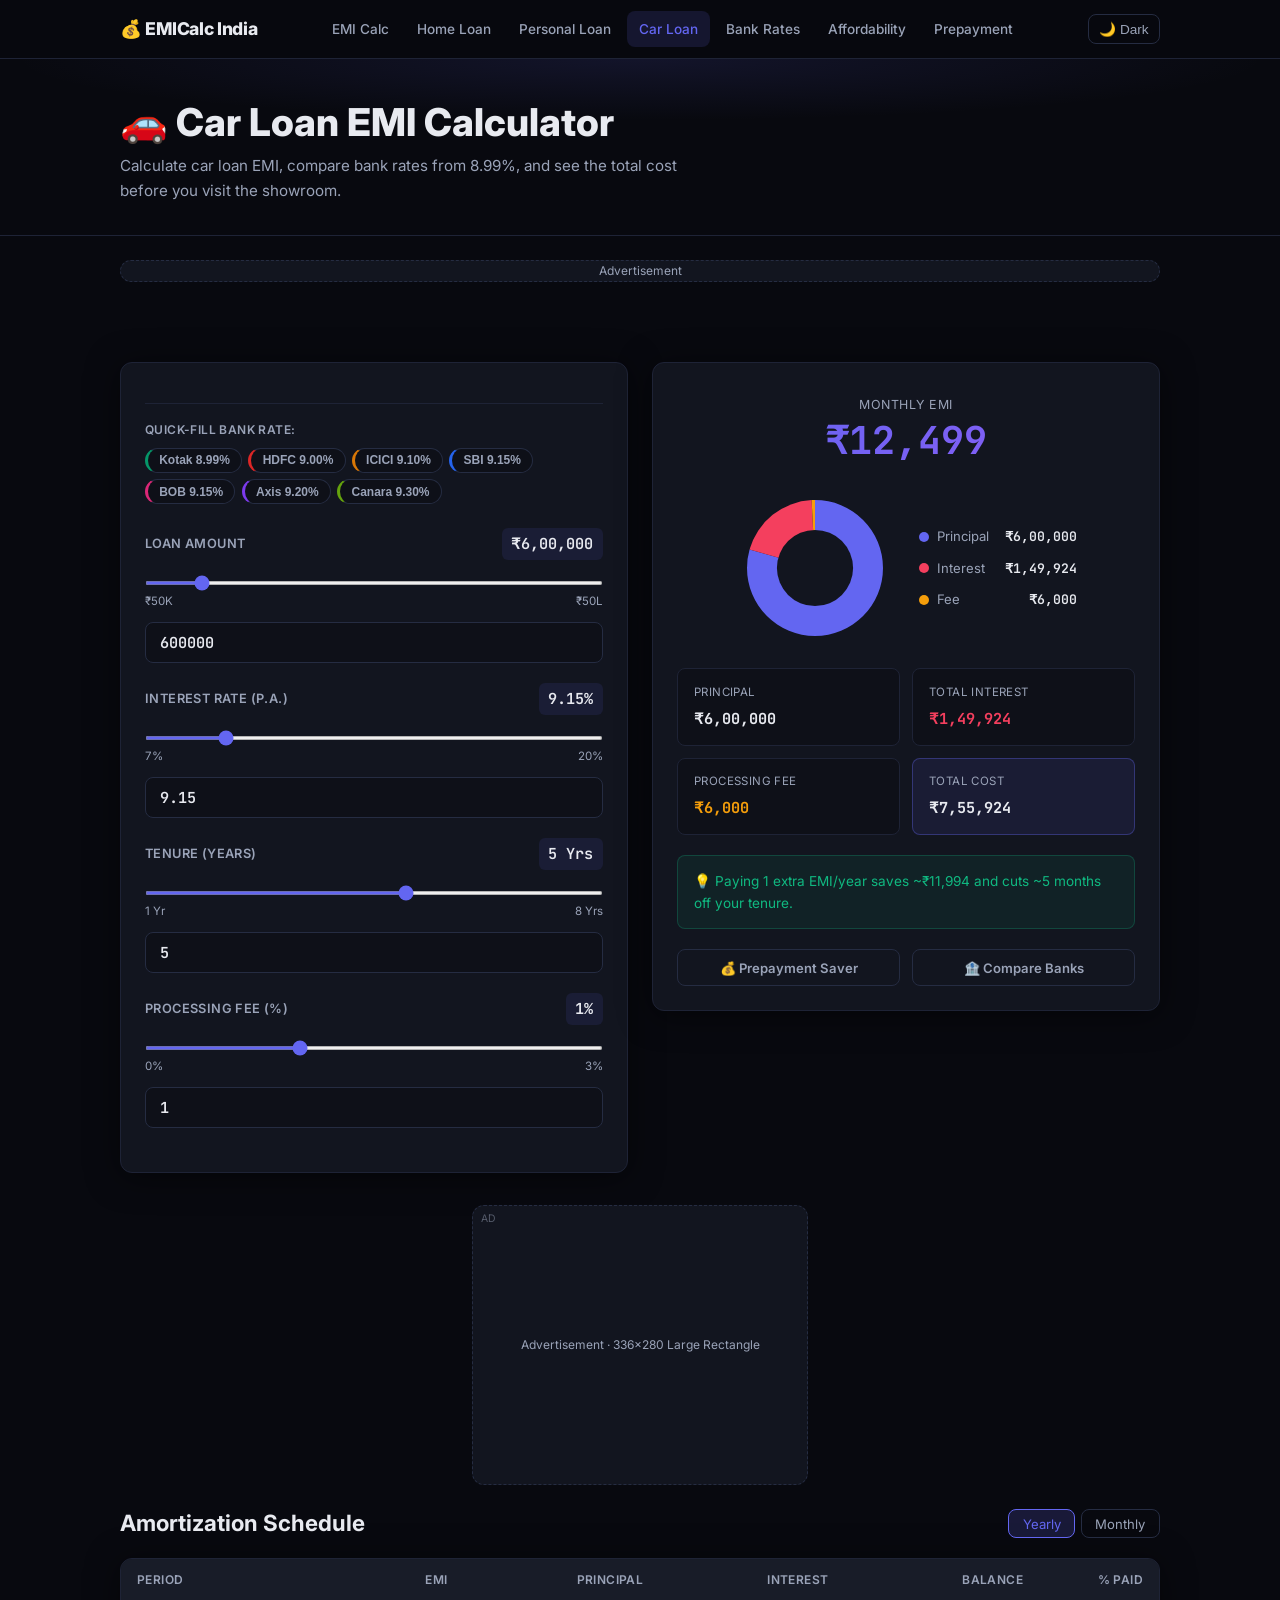
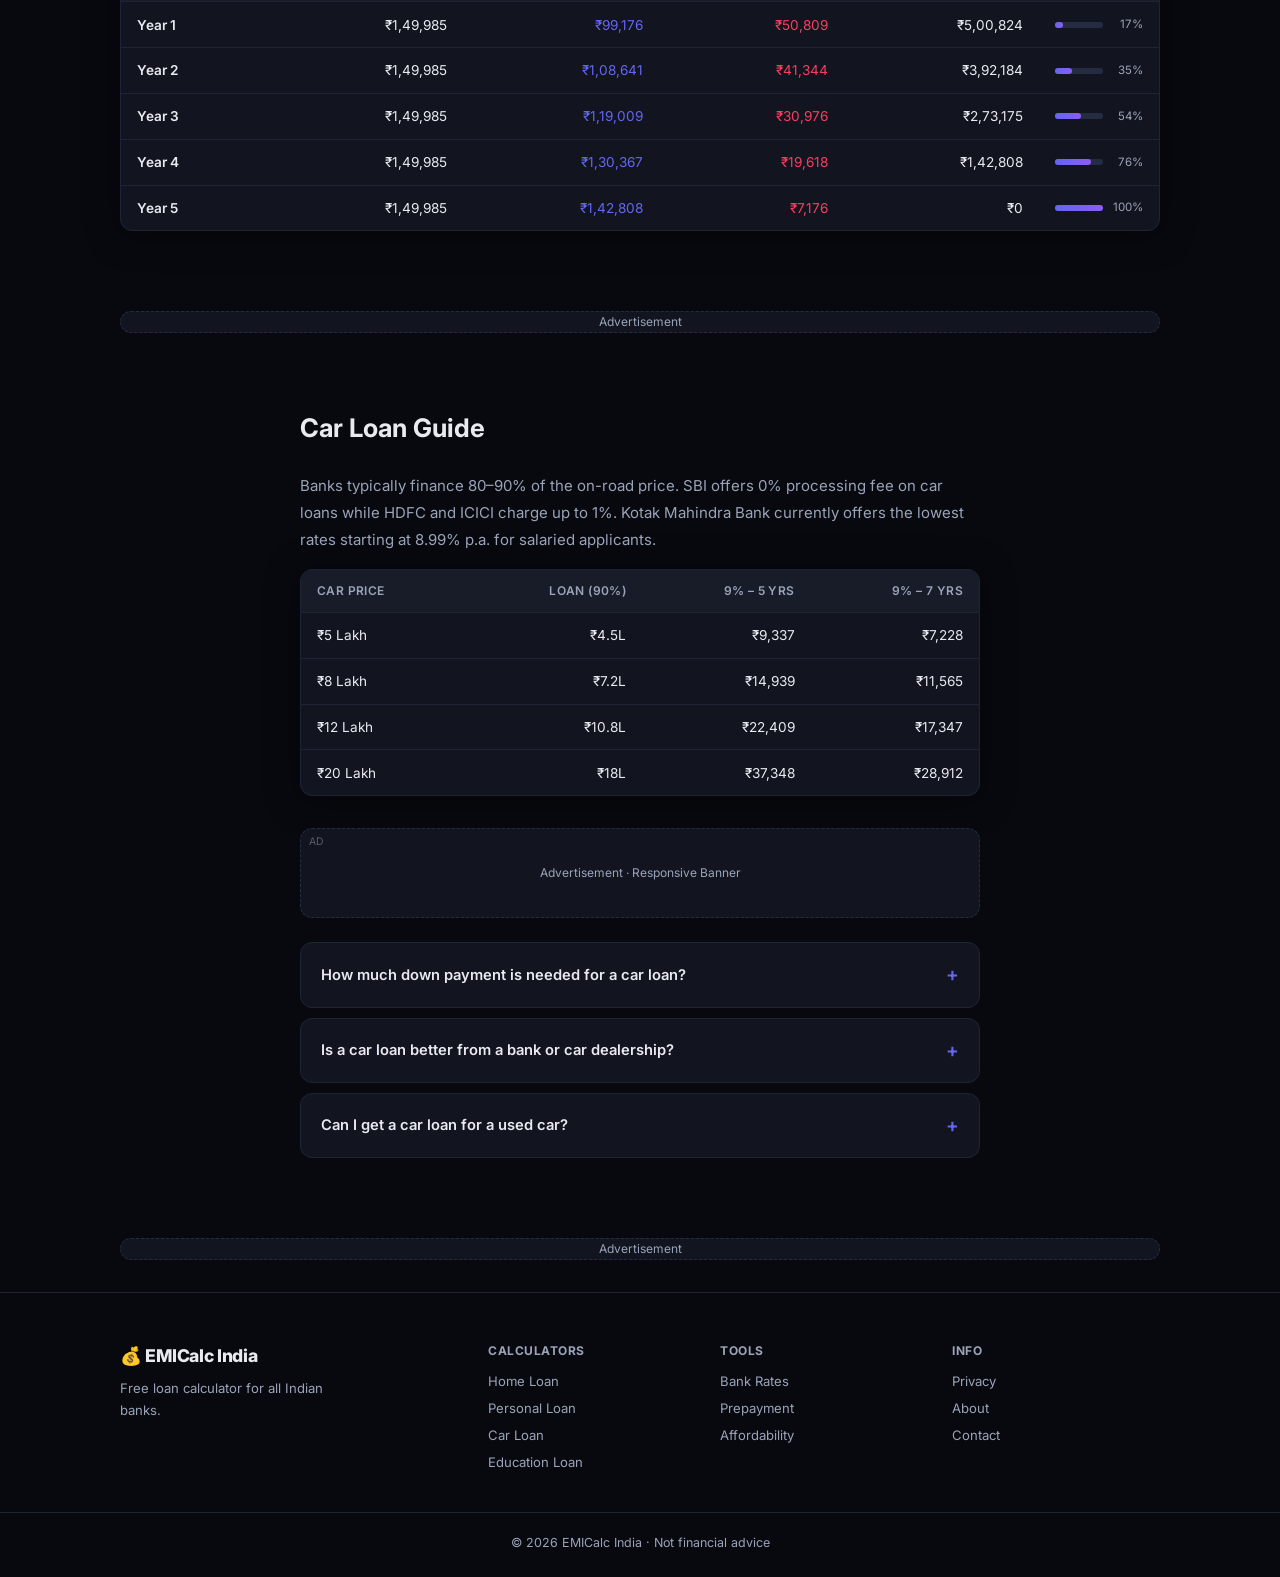
<file: emi-site/pages/car-loan.html>
<!DOCTYPE html>
<html lang="en" data-theme="dark">
<head>
  <meta charset="UTF-8"/><meta name="viewport" content="width=device-width, initial-scale=1.0"/>
  <title>Car Loan EMI Calculator India 2026 – SBI HDFC Kotak | EMICalc India</title>
  <meta name="description" content="Calculate car loan EMI for SBI, HDFC, ICICI, Kotak and more. Compare rates from 8.99%. See total interest and on-road cost breakdown. Free, instant calculator."/>
  <link rel="canonical" href="https://emicalc-india.vercel.app/pages/car-loan"/>
  <link rel="preconnect" href="https://fonts.googleapis.com"/>
  <link href="https://fonts.googleapis.com/css2?family=Inter:wght@400;500;600;700;800&family=JetBrains+Mono:wght@500;600&display=swap" rel="stylesheet"/>
  <link rel="stylesheet" href="../style.css"/>
  <!-- THEME: runs before render to prevent flash -->
  <script>(function(){var s=localStorage.getItem("theme")||"dark";document.documentElement.setAttribute("data-theme",s);})();</script>
</head>
<body>
<header class="header">
  <div class="container header-inner">
    <a href="../index.html" class="logo">💰 EMICalc India</a>
    <nav class="nav" id="nav">
      <a href="../index.html">EMI Calc</a>
      <a href="home-loan.html">Home Loan</a>
      <a href="personal-loan.html">Personal Loan</a>
      <a href="car-loan.html" class="active">Car Loan</a>
      <a href="bank-compare.html">Bank Rates</a>
      <a href="affordability.html">Affordability</a>
      <a href="prepayment.html">Prepayment</a>
    </nav>
    <div class="header-right"><button class="theme-toggle" id="themeToggle" onclick="toggleTheme()">🌙 Dark</button><button class="hamburger" id="hamburger">☰</button></div>
  </div>
</header>

<div class="page-hero">
  <div class="container">
    <h1>🚗 Car Loan EMI Calculator</h1>
    <p>Calculate car loan EMI, compare bank rates from 8.99%, and see the total cost before you visit the showroom.</p>
  </div>
</div>

<div class="container"><div class="ad-slot">Advertisement</div></div>

<section class="section">
  <div class="container">
    <div class="calc-wrap">
      <div class="calc-left">
        <div class="card">
          <div class="quick-rates" style="margin-bottom:1.5rem">
            <div class="qr-label">Quick-fill bank rate:</div>
            <div class="qr-chips">
              <button class="chip" onclick="applyRate(8.99)" style="border-left:3px solid #059669">Kotak 8.99%</button>
              <button class="chip" onclick="applyRate(9.00)" style="border-left:3px solid #dc2626">HDFC 9.00%</button>
              <button class="chip" onclick="applyRate(9.10)" style="border-left:3px solid #d97706">ICICI 9.10%</button>
              <button class="chip" onclick="applyRate(9.15)" style="border-left:3px solid #2563eb">SBI 9.15%</button>
              <button class="chip" onclick="applyRate(9.15)" style="border-left:3px solid #db2777">BOB 9.15%</button>
              <button class="chip" onclick="applyRate(9.20)" style="border-left:3px solid #7c3aed">Axis 9.20%</button>
              <button class="chip" onclick="applyRate(9.30)" style="border-left:3px solid #65a30d">Canara 9.30%</button>
            </div>
          </div>
          <div class="field">
            <div class="field-header"><label>Loan Amount</label><div class="field-val">₹<span id="disp_amount">6,00,000</span></div></div>
            <input type="range" id="sl_amount" min="50000" max="5000000" step="50000" value="600000" oninput="syncField('amount',this.value)"/>
            <div class="range-ends"><span>₹50K</span><span>₹50L</span></div>
            <input type="number" id="f_amount" value="600000" oninput="syncSlider('amount',this.value)" placeholder="Loan amount"/>
          </div>
          <div class="field">
            <div class="field-header"><label>Interest Rate (p.a.)</label><div class="field-val"><span id="disp_rate">9.15</span>%</div></div>
            <input type="range" id="sl_rate" min="7" max="20" step="0.05" value="9.15" oninput="syncField('rate',this.value)"/>
            <div class="range-ends"><span>7%</span><span>20%</span></div>
            <input type="number" id="f_rate" value="9.15" step="0.05" oninput="syncSlider('rate',this.value)" placeholder="Rate %"/>
          </div>
          <div class="field">
            <div class="field-header"><label>Tenure (Years)</label><div class="field-val"><span id="disp_tenure">5</span> Yrs</div></div>
            <input type="range" id="sl_tenure" min="1" max="8" step="1" value="5" oninput="syncField('tenure',this.value)"/>
            <div class="range-ends"><span>1 Yr</span><span>8 Yrs</span></div>
            <input type="number" id="f_tenure" value="5" data-unit="yr" oninput="syncSlider('tenure',this.value)" placeholder="Years"/>
          </div>
          <div class="field">
            <div class="field-header"><label>Processing Fee (%)</label><div class="field-val"><span id="disp_fee">1</span>%</div></div>
            <input type="range" id="sl_fee" min="0" max="3" step="0.1" value="1" oninput="syncField('fee',this.value)"/>
            <div class="range-ends"><span>0%</span><span>3%</span></div>
            <input type="number" id="f_fee" value="1" step="0.1" oninput="syncSlider('fee',this.value)" placeholder="Fee %"/>
          </div>
        </div>
      </div>
      <div class="calc-right">
        <div class="card result-card">
          <div class="emi-hero"><div class="emi-label">Monthly EMI</div><div class="emi-val" id="res_emi">₹0</div></div>
          <div class="donut-row">
            <canvas id="donut" width="160" height="160"></canvas>
            <div class="donut-legend">
              <div class="dl-item"><span class="dl-dot" style="background:#6366f1"></span><span>Principal</span><strong id="leg_p">₹0</strong></div>
              <div class="dl-item"><span class="dl-dot" style="background:#f43f5e"></span><span>Interest</span><strong id="leg_i">₹0</strong></div>
              <div class="dl-item"><span class="dl-dot" style="background:#f59e0b"></span><span>Fee</span><strong id="leg_f">₹0</strong></div>
            </div>
          </div>
          <div class="res-grid">
            <div class="res-box"><div class="rb-label">Principal</div><div class="rb-val" id="res_p">₹0</div></div>
            <div class="res-box"><div class="rb-label">Total Interest</div><div class="rb-val red" id="res_int">₹0</div></div>
            <div class="res-box"><div class="rb-label">Processing Fee</div><div class="rb-val amber" id="res_fee">₹0</div></div>
            <div class="res-box highlight"><div class="rb-label">Total Cost</div><div class="rb-val" id="res_total">₹0</div></div>
          </div>
          <div class="insight-box" id="insight"></div>
          <div class="action-btns">
            <button class="btn-sec" onclick="location.href='prepayment.html'">💰 Prepayment Saver</button>
            <button class="btn-sec" onclick="location.href='bank-compare.html'">🏦 Compare Banks</button>
          </div>
        </div>
      </div>
    </div>
    <!-- AD: Large Rectangle above Amortization (YOUR REQUEST) -->
    <div class="ad-slot ad-rect" data-label="Ad" style="margin-top:2rem;margin-bottom:0">Advertisement · 336×280 Large Rectangle</div>
    <div style="margin-top:1.5rem">
      <div class="section-header">
        <h2>Amortization Schedule</h2>
        <div class="view-toggle">
          <button class="vtog active" onclick="setAmortView('yr',this)">Yearly</button>
          <button class="vtog" onclick="setAmortView('mo',this)">Monthly</button>
        </div>
      </div>
      <div class="card table-card">
        <div class="table-scroll">
          <table><thead><tr><th>Period</th><th>EMI</th><th>Principal</th><th>Interest</th><th>Balance</th><th>% Paid</th></tr></thead>
          <tbody id="amort-body"><tr><td colspan="6" class="empty-msg">Adjust sliders to see schedule</td></tr></tbody></table>
        </div>
      </div>
    </div>
  </div>
</section>

<div class="container"><div class="ad-slot">Advertisement</div></div>

<section class="section">
  <div class="container" style="max-width:720px">
    <h2 class="sh">Car Loan Guide</h2>
    <p style="color:var(--text2);line-height:1.8;margin-bottom:1rem">Banks typically finance 80–90% of the on-road price. SBI offers 0% processing fee on car loans while HDFC and ICICI charge up to 1%. Kotak Mahindra Bank currently offers the lowest rates starting at 8.99% p.a. for salaried applicants.</p>
    <div class="card table-card" style="margin-bottom:2rem">
      <div class="table-scroll">
        <table>
          <thead><tr><th>Car Price</th><th>Loan (90%)</th><th>9% – 5 yrs</th><th>9% – 7 yrs</th></tr></thead>
          <tbody>
            <tr><td>₹5 Lakh</td><td>₹4.5L</td><td>₹9,337</td><td>₹7,228</td></tr>
            <tr><td>₹8 Lakh</td><td>₹7.2L</td><td>₹14,939</td><td>₹11,565</td></tr>
            <tr><td>₹12 Lakh</td><td>₹10.8L</td><td>₹22,409</td><td>₹17,347</td></tr>
            <tr><td>₹20 Lakh</td><td>₹18L</td><td>₹37,348</td><td>₹28,912</td></tr>
          </tbody>
        </table>
      </div>
    </div>
    <!-- AD: Banner below reference table (YOUR REQUEST) -->
    <div class="ad-slot ad-banner" data-label="Ad" style="margin-bottom:1.5rem">Advertisement · Responsive Banner</div>
    <div class="faq">
      <details class="faq-item"><summary>How much down payment is needed for a car loan?</summary><p>Banks typically finance 80–90% of on-road price. You need 10–20% as down payment. A higher down payment reduces EMI and total interest significantly.</p></details>
      <details class="faq-item"><summary>Is a car loan better from a bank or car dealership?</summary><p>Bank rates are usually 0.5–1% lower than dealer-arranged financing. Always get a bank quote first, then use it to negotiate with the dealer's finance arm.</p></details>
      <details class="faq-item"><summary>Can I get a car loan for a used car?</summary><p>Yes. Most banks finance used cars up to 5 years old at rates 1–3% higher than new car loans. Loan amount is capped at 80% of the car's current market value.</p></details>
    </div>
  </div>
</section>

<div class="container"><div class="ad-slot">Advertisement</div></div>

<footer class="footer">
  <div class="container footer-inner">
    <div class="footer-brand"><div class="logo">💰 EMICalc India</div><p>Free loan calculator for all Indian banks.</p></div>
    <div class="footer-links">
      <div class="fl-col"><div class="fl-title">Calculators</div><a href="home-loan.html">Home Loan</a><a href="personal-loan.html">Personal Loan</a><a href="car-loan.html">Car Loan</a><a href="education-loan.html">Education Loan</a></div>
      <div class="fl-col"><div class="fl-title">Tools</div><a href="bank-compare.html">Bank Rates</a><a href="prepayment.html">Prepayment</a><a href="affordability.html">Affordability</a></div>
      <div class="fl-col"><div class="fl-title">Info</div><a href="../privacy.html">Privacy</a><a href="../about.html">About</a><a href="../contact.html">Contact</a></div>
    </div>
  </div>
  <div class="footer-bottom"><p>© 2026 EMICalc India · Not financial advice</p></div>
</footer>
<script src="calc-core.js"></script>
</body>
</html>
</file>
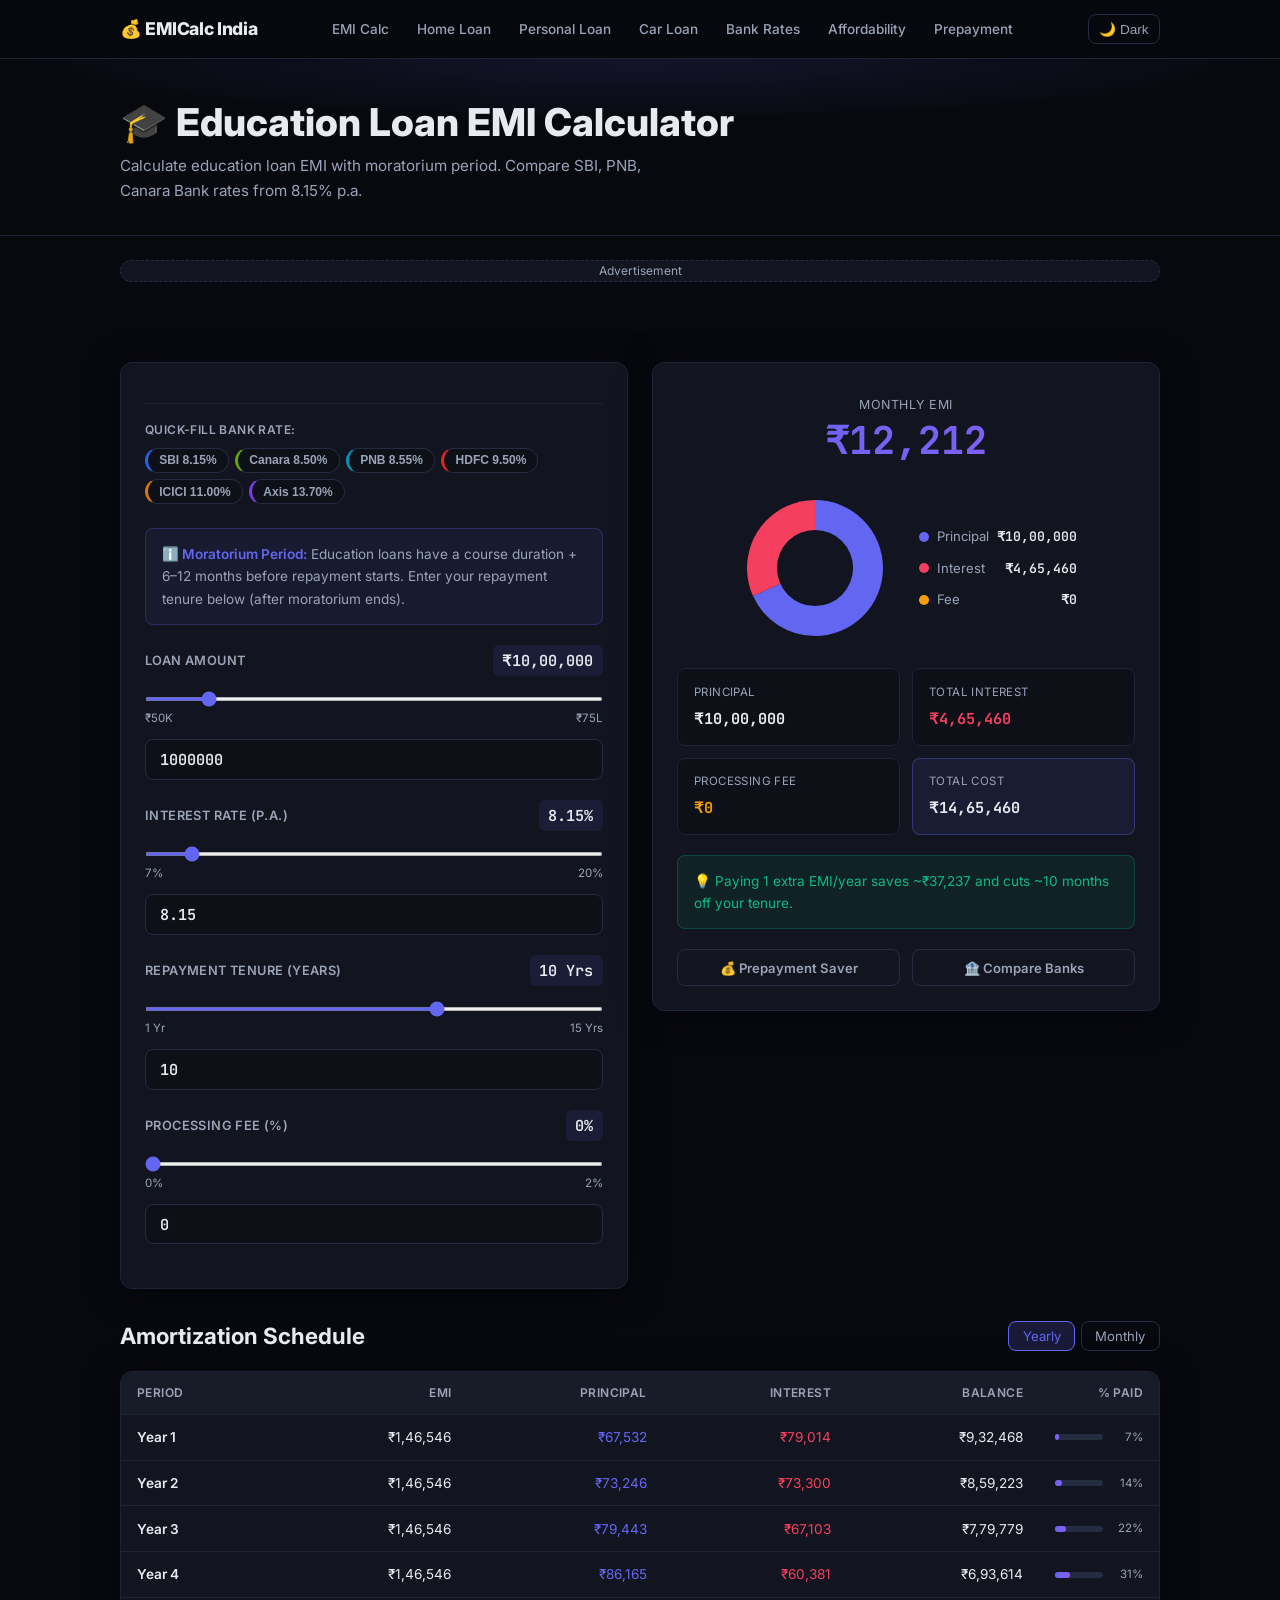
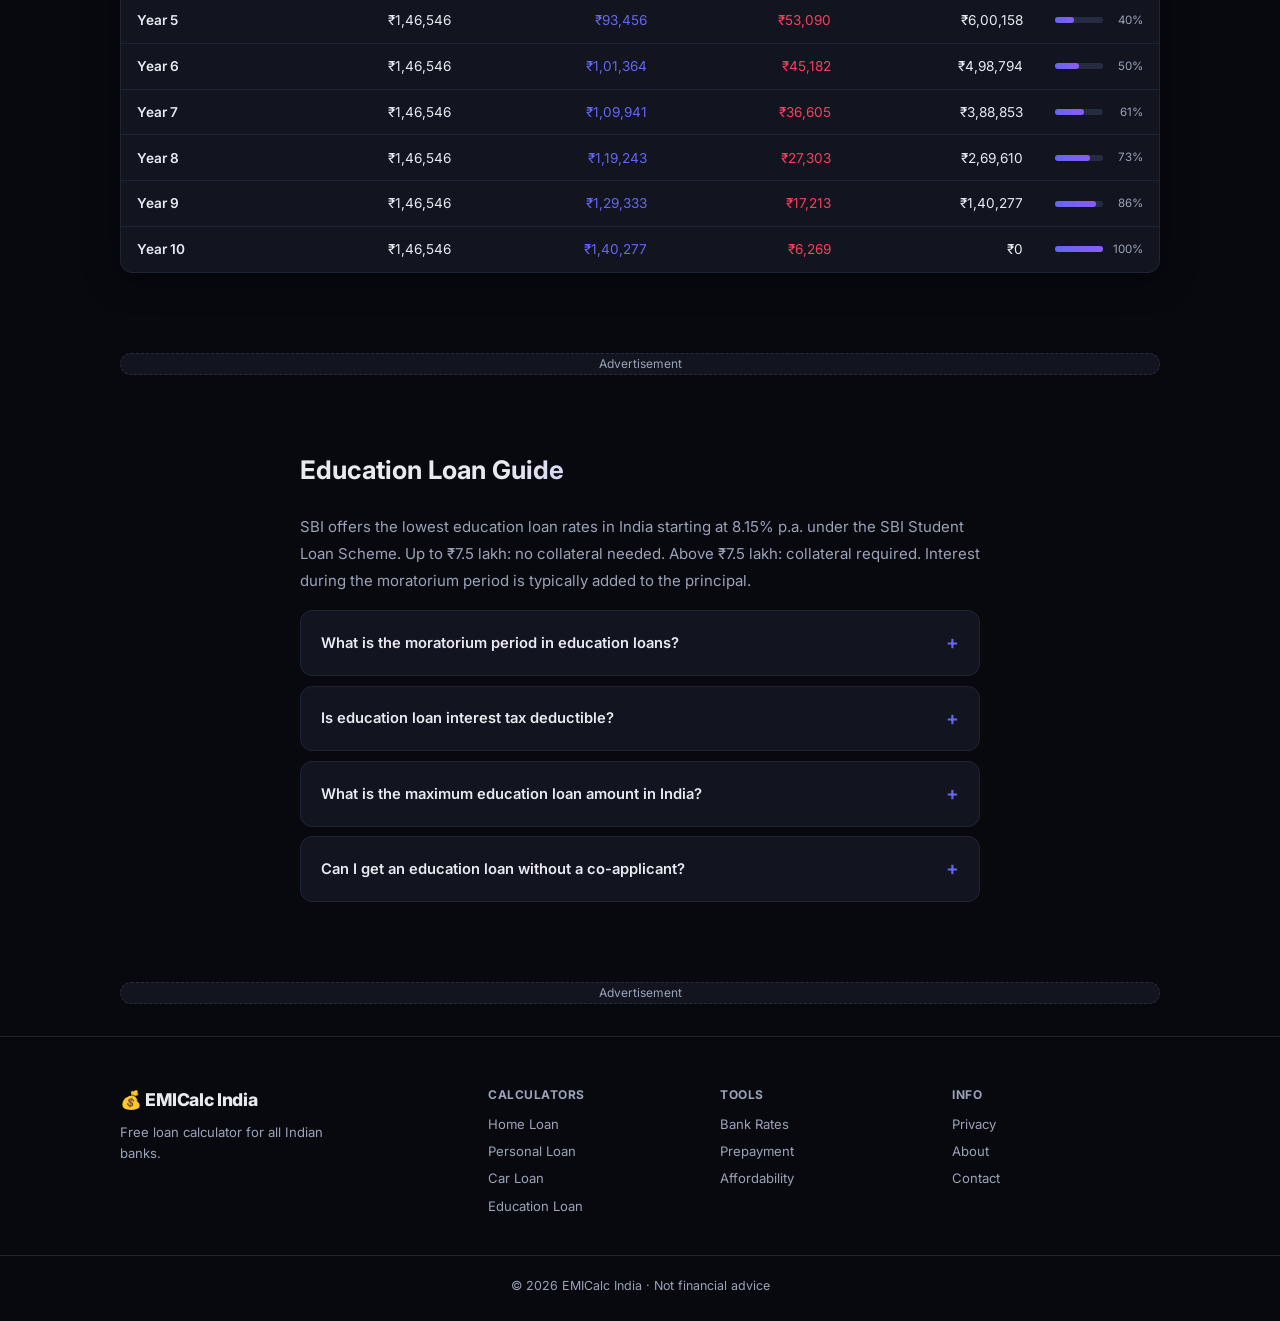
<file: emi-site/pages/education-loan.html>
<!DOCTYPE html>
<html lang="en" data-theme="dark">
<head>
  <meta charset="UTF-8"/><meta name="viewport" content="width=device-width, initial-scale=1.0"/>
  <title>Education Loan EMI Calculator India 2026 – SBI Vidya Lakshmi | EMICalc India</title>
  <meta name="description" content="Calculate education loan EMI for SBI, PNB, Canara, HDFC Credila. Compare rates from 8.15%. Includes moratorium period calculator. Free, instant."/>
  <link rel="canonical" href="https://emicalc-india.vercel.app/pages/education-loan"/>
  <link rel="preconnect" href="https://fonts.googleapis.com"/>
  <link href="https://fonts.googleapis.com/css2?family=Inter:wght@400;500;600;700;800&family=JetBrains+Mono:wght@500;600&display=swap" rel="stylesheet"/>
  <link rel="stylesheet" href="../style.css"/>
  <!-- THEME: runs before render to prevent flash -->
  <script>(function(){var s=localStorage.getItem("theme")||"dark";document.documentElement.setAttribute("data-theme",s);})();</script>
</head>
<body>
<header class="header">
  <div class="container header-inner">
    <a href="../index.html" class="logo">💰 EMICalc India</a>
    <nav class="nav" id="nav">
      <a href="../index.html">EMI Calc</a>
      <a href="home-loan.html">Home Loan</a>
      <a href="personal-loan.html">Personal Loan</a>
      <a href="car-loan.html">Car Loan</a>
      <a href="bank-compare.html">Bank Rates</a>
      <a href="affordability.html">Affordability</a>
      <a href="prepayment.html">Prepayment</a>
    </nav>
    <div class="header-right"><button class="theme-toggle" id="themeToggle" onclick="toggleTheme()">🌙 Dark</button><button class="hamburger" id="hamburger">☰</button></div>
  </div>
</header>

<div class="page-hero">
  <div class="container">
    <h1>🎓 Education Loan EMI Calculator</h1>
    <p>Calculate education loan EMI with moratorium period. Compare SBI, PNB, Canara Bank rates from 8.15% p.a.</p>
  </div>
</div>

<div class="container"><div class="ad-slot">Advertisement</div></div>

<section class="section">
  <div class="container">
    <div class="calc-wrap">
      <div class="calc-left">
        <div class="card">
          <div class="quick-rates" style="margin-bottom:1.5rem">
            <div class="qr-label">Quick-fill bank rate:</div>
            <div class="qr-chips">
              <button class="chip" onclick="applyRate(8.15)" style="border-left:3px solid #2563eb">SBI 8.15%</button>
              <button class="chip" onclick="applyRate(8.50)" style="border-left:3px solid #65a30d">Canara 8.50%</button>
              <button class="chip" onclick="applyRate(8.55)" style="border-left:3px solid #0891b2">PNB 8.55%</button>
              <button class="chip" onclick="applyRate(9.50)" style="border-left:3px solid #dc2626">HDFC 9.50%</button>
              <button class="chip" onclick="applyRate(11.00)" style="border-left:3px solid #d97706">ICICI 11.00%</button>
              <button class="chip" onclick="applyRate(13.70)" style="border-left:3px solid #7c3aed">Axis 13.70%</button>
            </div>
          </div>

          <!-- Moratorium notice -->
          <div style="background:rgba(99,102,241,.08);border:1px solid rgba(99,102,241,.25);border-radius:8px;padding:.85rem 1rem;margin-bottom:1.25rem;font-size:.85rem;color:var(--text2)">
            <strong style="color:var(--accent)">ℹ️ Moratorium Period:</strong> Education loans have a course duration + 6–12 months before repayment starts. Enter your repayment tenure below (after moratorium ends).
          </div>

          <div class="field">
            <div class="field-header"><label>Loan Amount</label><div class="field-val">₹<span id="disp_amount">10,00,000</span></div></div>
            <input type="range" id="sl_amount" min="50000" max="7500000" step="50000" value="1000000" oninput="syncField('amount',this.value)"/>
            <div class="range-ends"><span>₹50K</span><span>₹75L</span></div>
            <input type="number" id="f_amount" value="1000000" oninput="syncSlider('amount',this.value)" placeholder="Loan amount"/>
          </div>
          <div class="field">
            <div class="field-header"><label>Interest Rate (p.a.)</label><div class="field-val"><span id="disp_rate">8.15</span>%</div></div>
            <input type="range" id="sl_rate" min="7" max="20" step="0.05" value="8.15" oninput="syncField('rate',this.value)"/>
            <div class="range-ends"><span>7%</span><span>20%</span></div>
            <input type="number" id="f_rate" value="8.15" step="0.05" oninput="syncSlider('rate',this.value)" placeholder="Rate %"/>
          </div>
          <div class="field">
            <div class="field-header"><label>Repayment Tenure (Years)</label><div class="field-val"><span id="disp_tenure">10</span> Yrs</div></div>
            <input type="range" id="sl_tenure" min="1" max="15" step="1" value="10" oninput="syncField('tenure',this.value)"/>
            <div class="range-ends"><span>1 Yr</span><span>15 Yrs</span></div>
            <input type="number" id="f_tenure" value="10" data-unit="yr" oninput="syncSlider('tenure',this.value)" placeholder="Years"/>
          </div>
          <div class="field">
            <div class="field-header"><label>Processing Fee (%)</label><div class="field-val"><span id="disp_fee">0</span>%</div></div>
            <input type="range" id="sl_fee" min="0" max="2" step="0.1" value="0" oninput="syncField('fee',this.value)"/>
            <div class="range-ends"><span>0%</span><span>2%</span></div>
            <input type="number" id="f_fee" value="0" step="0.1" oninput="syncSlider('fee',this.value)" placeholder="Fee %"/>
          </div>
        </div>
      </div>
      <div class="calc-right">
        <div class="card result-card">
          <div class="emi-hero"><div class="emi-label">Monthly EMI</div><div class="emi-val" id="res_emi">₹0</div></div>
          <div class="donut-row">
            <canvas id="donut" width="160" height="160"></canvas>
            <div class="donut-legend">
              <div class="dl-item"><span class="dl-dot" style="background:#6366f1"></span><span>Principal</span><strong id="leg_p">₹0</strong></div>
              <div class="dl-item"><span class="dl-dot" style="background:#f43f5e"></span><span>Interest</span><strong id="leg_i">₹0</strong></div>
              <div class="dl-item"><span class="dl-dot" style="background:#f59e0b"></span><span>Fee</span><strong id="leg_f">₹0</strong></div>
            </div>
          </div>
          <div class="res-grid">
            <div class="res-box"><div class="rb-label">Principal</div><div class="rb-val" id="res_p">₹0</div></div>
            <div class="res-box"><div class="rb-label">Total Interest</div><div class="rb-val red" id="res_int">₹0</div></div>
            <div class="res-box"><div class="rb-label">Processing Fee</div><div class="rb-val amber" id="res_fee">₹0</div></div>
            <div class="res-box highlight"><div class="rb-label">Total Cost</div><div class="rb-val" id="res_total">₹0</div></div>
          </div>
          <div class="insight-box" id="insight"></div>
          <div class="action-btns">
            <button class="btn-sec" onclick="location.href='prepayment.html'">💰 Prepayment Saver</button>
            <button class="btn-sec" onclick="location.href='bank-compare.html'">🏦 Compare Banks</button>
          </div>
        </div>
      </div>
    </div>
    <div style="margin-top:2rem">
      <div class="section-header">
        <h2>Amortization Schedule</h2>
        <div class="view-toggle">
          <button class="vtog active" onclick="setAmortView('yr',this)">Yearly</button>
          <button class="vtog" onclick="setAmortView('mo',this)">Monthly</button>
        </div>
      </div>
      <div class="card table-card">
        <div class="table-scroll">
          <table><thead><tr><th>Period</th><th>EMI</th><th>Principal</th><th>Interest</th><th>Balance</th><th>% Paid</th></tr></thead>
          <tbody id="amort-body"><tr><td colspan="6" class="empty-msg">Adjust sliders to see schedule</td></tr></tbody></table>
        </div>
      </div>
    </div>
  </div>
</section>

<div class="container"><div class="ad-slot">Advertisement</div></div>

<section class="section">
  <div class="container" style="max-width:720px">
    <h2 class="sh">Education Loan Guide</h2>
    <p style="color:var(--text2);line-height:1.8;margin-bottom:1rem">SBI offers the lowest education loan rates in India starting at 8.15% p.a. under the SBI Student Loan Scheme. Up to ₹7.5 lakh: no collateral needed. Above ₹7.5 lakh: collateral required. Interest during the moratorium period is typically added to the principal.</p>
    <div class="faq">
      <details class="faq-item"><summary>What is the moratorium period in education loans?</summary><p>Moratorium = course duration + 6 months (or 1 year after getting a job, whichever is earlier). No EMI during this period, but interest accrues and is either paid monthly or added to principal.</p></details>
      <details class="faq-item"><summary>Is education loan interest tax deductible?</summary><p>Yes. Under Section 80E, the entire interest paid on education loans is deductible from taxable income for up to 8 consecutive years. This applies to the borrower (student or parent).</p></details>
      <details class="faq-item"><summary>What is the maximum education loan amount in India?</summary><p>SBI and PSU banks: up to ₹7.5L without collateral, up to ₹1.5 Cr with collateral for top institutions. Private banks like HDFC Credila and Avanse offer up to ₹75L–₹1 Cr for overseas education.</p></details>
      <details class="faq-item"><summary>Can I get an education loan without a co-applicant?</summary><p>Most banks require a parent or guardian as co-applicant. Some private lenders and NBFCs offer loans to working professionals without a co-applicant for executive education programs.</p></details>
    </div>
  </div>
</section>

<div class="container"><div class="ad-slot">Advertisement</div></div>

<footer class="footer">
  <div class="container footer-inner">
    <div class="footer-brand"><div class="logo">💰 EMICalc India</div><p>Free loan calculator for all Indian banks.</p></div>
    <div class="footer-links">
      <div class="fl-col"><div class="fl-title">Calculators</div><a href="home-loan.html">Home Loan</a><a href="personal-loan.html">Personal Loan</a><a href="car-loan.html">Car Loan</a><a href="education-loan.html">Education Loan</a></div>
      <div class="fl-col"><div class="fl-title">Tools</div><a href="bank-compare.html">Bank Rates</a><a href="prepayment.html">Prepayment</a><a href="affordability.html">Affordability</a></div>
      <div class="fl-col"><div class="fl-title">Info</div><a href="../privacy.html">Privacy</a><a href="../about.html">About</a><a href="../contact.html">Contact</a></div>
    </div>
  </div>
  <div class="footer-bottom"><p>© 2026 EMICalc India · Not financial advice</p></div>
</footer>
<script src="calc-core.js"></script>
</body>
</html>
</file>
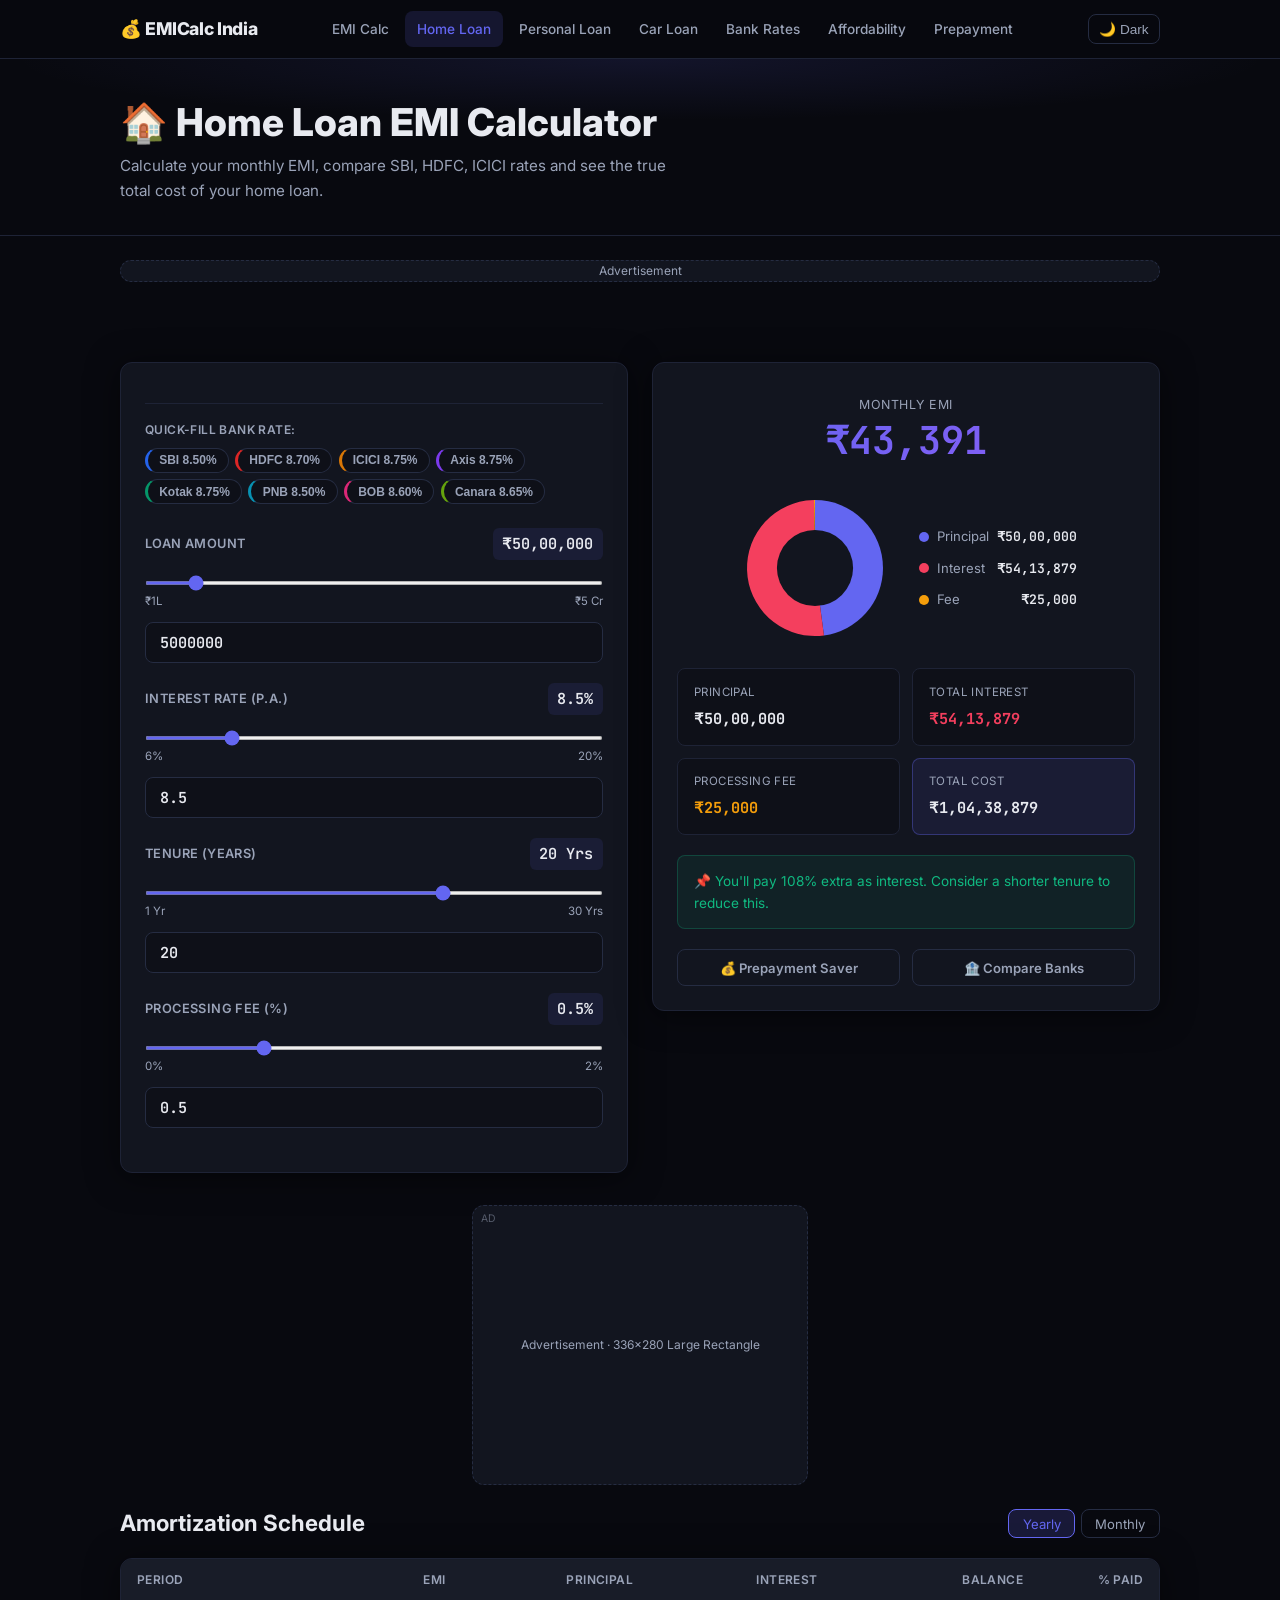
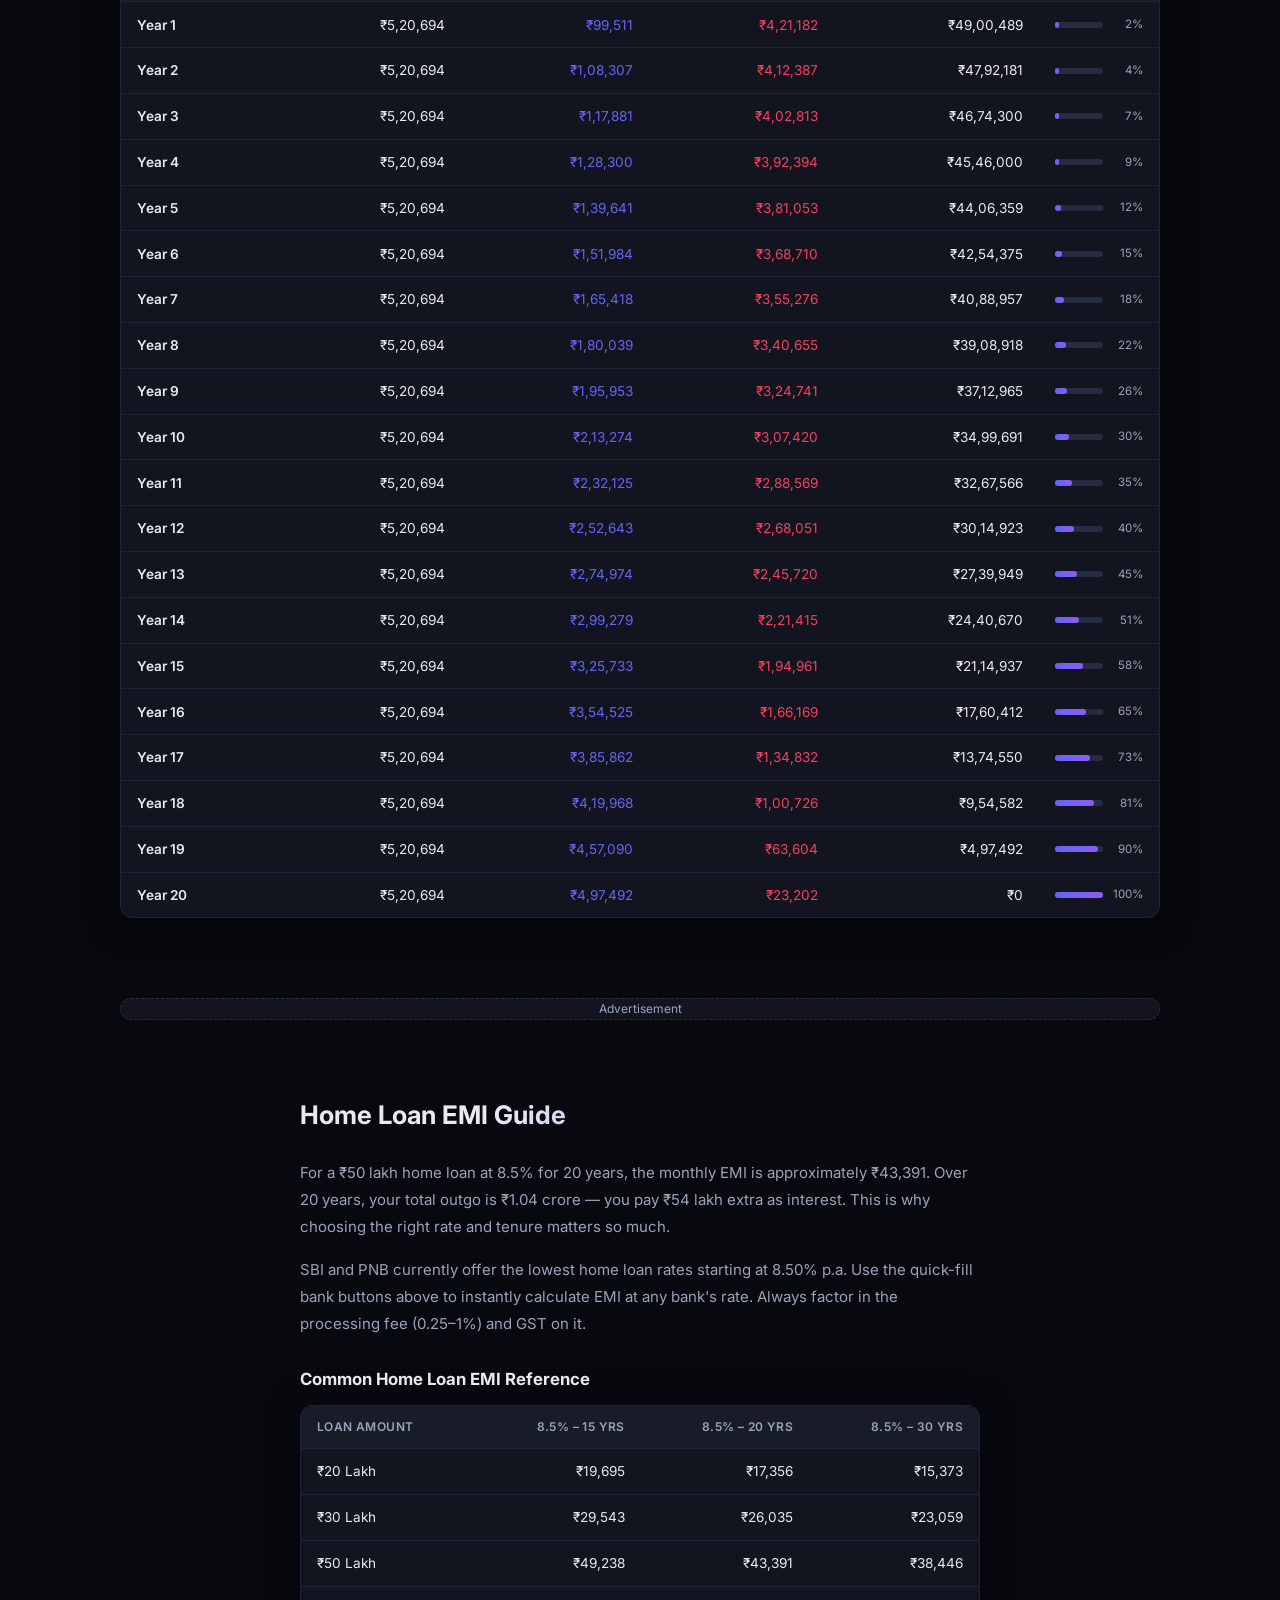
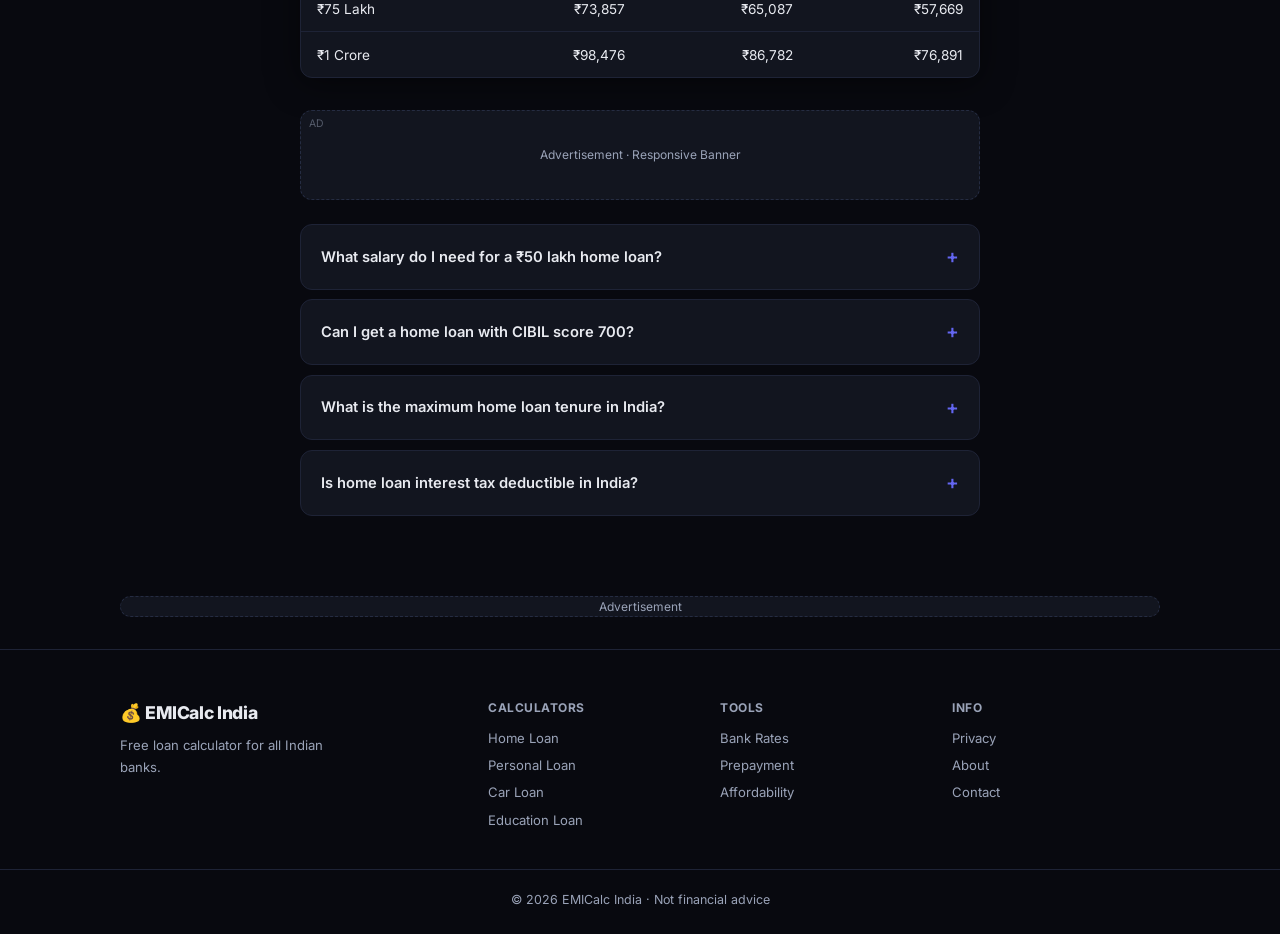
<file: emi-site/pages/home-loan.html>
<!DOCTYPE html>
<html lang="en" data-theme="dark">
<head>
  <meta charset="UTF-8"/><meta name="viewport" content="width=device-width, initial-scale=1.0"/>
  <title>Home Loan EMI Calculator India 2026 – SBI HDFC ICICI | EMICalc India</title>
  <meta name="description" content="Calculate home loan EMI for SBI, HDFC, ICICI, Axis and more. See total interest, hidden fees and amortization schedule. Free, instant, 100% accurate."/>
  <link rel="canonical" href="https://emicalc-india.vercel.app/pages/home-loan"/>
  <link rel="preconnect" href="https://fonts.googleapis.com"/>
  <link href="https://fonts.googleapis.com/css2?family=Inter:wght@400;500;600;700;800&family=JetBrains+Mono:wght@500;600&display=swap" rel="stylesheet"/>
  <link rel="stylesheet" href="../style.css"/>
  <script type="application/ld+json">{"@context":"https://schema.org","@type":"FAQPage","mainEntity":[{"@type":"Question","name":"What is the EMI for ₹30 lakh home loan?","acceptedAnswer":{"@type":"Answer","text":"At 8.5% for 20 years: ₹26,035/month. At 8.5% for 15 years: ₹29,543/month."}},{"@type":"Question","name":"Which bank has lowest home loan rate?","acceptedAnswer":{"@type":"Answer","text":"SBI and PNB offer home loans from 8.50% p.a. for salaried applicants with CIBIL 750+."}}]}</script>
  <!-- THEME: runs before render to prevent flash -->
  <script>(function(){var s=localStorage.getItem("theme")||"dark";document.documentElement.setAttribute("data-theme",s);})();</script>
</head>
<body>
<header class="header">
  <div class="container header-inner">
    <a href="../index.html" class="logo">💰 EMICalc India</a>
    <nav class="nav" id="nav">
      <a href="../index.html">EMI Calc</a>
      <a href="home-loan.html" class="active">Home Loan</a>
      <a href="personal-loan.html">Personal Loan</a>
      <a href="car-loan.html">Car Loan</a>
      <a href="bank-compare.html">Bank Rates</a>
      <a href="affordability.html">Affordability</a>
      <a href="prepayment.html">Prepayment</a>
    </nav>
    <div class="header-right"><button class="theme-toggle" id="themeToggle" onclick="toggleTheme()">🌙 Dark</button><button class="hamburger" id="hamburger">☰</button></div>
  </div>
</header>

<div class="page-hero">
  <div class="container">
    <h1>🏠 Home Loan EMI Calculator</h1>
    <p>Calculate your monthly EMI, compare SBI, HDFC, ICICI rates and see the true total cost of your home loan.</p>
  </div>
</div>

<div class="container"><div class="ad-slot">Advertisement</div></div>

<section class="section">
  <div class="container">
    <div class="calc-wrap">
      <div class="calc-left">
        <div class="card">
          <div class="quick-rates" style="margin-bottom:1.5rem">
            <div class="qr-label">Quick-fill bank rate:</div>
            <div class="qr-chips">
              <button class="chip" onclick="applyRate(8.50)" style="border-left:3px solid #2563eb">SBI 8.50%</button>
              <button class="chip" onclick="applyRate(8.70)" style="border-left:3px solid #dc2626">HDFC 8.70%</button>
              <button class="chip" onclick="applyRate(8.75)" style="border-left:3px solid #d97706">ICICI 8.75%</button>
              <button class="chip" onclick="applyRate(8.75)" style="border-left:3px solid #7c3aed">Axis 8.75%</button>
              <button class="chip" onclick="applyRate(8.75)" style="border-left:3px solid #059669">Kotak 8.75%</button>
              <button class="chip" onclick="applyRate(8.50)" style="border-left:3px solid #0891b2">PNB 8.50%</button>
              <button class="chip" onclick="applyRate(8.60)" style="border-left:3px solid #db2777">BOB 8.60%</button>
              <button class="chip" onclick="applyRate(8.65)" style="border-left:3px solid #65a30d">Canara 8.65%</button>
            </div>
          </div>
          <div class="field">
            <div class="field-header"><label>Loan Amount</label><div class="field-val">₹<span id="disp_amount">50,00,000</span></div></div>
            <input type="range" id="sl_amount" min="100000" max="50000000" step="100000" value="5000000" oninput="syncField('amount',this.value)"/>
            <div class="range-ends"><span>₹1L</span><span>₹5 Cr</span></div>
            <input type="number" id="f_amount" value="5000000" oninput="syncSlider('amount',this.value)" placeholder="Loan amount"/>
          </div>
          <div class="field">
            <div class="field-header"><label>Interest Rate (p.a.)</label><div class="field-val"><span id="disp_rate">8.5</span>%</div></div>
            <input type="range" id="sl_rate" min="6" max="20" step="0.05" value="8.5" oninput="syncField('rate',this.value)"/>
            <div class="range-ends"><span>6%</span><span>20%</span></div>
            <input type="number" id="f_rate" value="8.5" step="0.05" oninput="syncSlider('rate',this.value)" placeholder="Rate %"/>
          </div>
          <div class="field">
            <div class="field-header"><label>Tenure (Years)</label><div class="field-val"><span id="disp_tenure">20</span> Yrs</div></div>
            <input type="range" id="sl_tenure" min="1" max="30" step="1" value="20" oninput="syncField('tenure',this.value)"/>
            <div class="range-ends"><span>1 Yr</span><span>30 Yrs</span></div>
            <input type="number" id="f_tenure" value="20" data-unit="yr" oninput="syncSlider('tenure',this.value)" placeholder="Years"/>
          </div>
          <div class="field">
            <div class="field-header"><label>Processing Fee (%)</label><div class="field-val"><span id="disp_fee">0.5</span>%</div></div>
            <input type="range" id="sl_fee" min="0" max="2" step="0.05" value="0.5" oninput="syncField('fee',this.value)"/>
            <div class="range-ends"><span>0%</span><span>2%</span></div>
            <input type="number" id="f_fee" value="0.5" step="0.05" oninput="syncSlider('fee',this.value)" placeholder="Fee %"/>
          </div>
        </div>
      </div>
      <div class="calc-right">
        <div class="card result-card">
          <div class="emi-hero"><div class="emi-label">Monthly EMI</div><div class="emi-val" id="res_emi">₹0</div></div>
          <div class="donut-row">
            <canvas id="donut" width="160" height="160"></canvas>
            <div class="donut-legend">
              <div class="dl-item"><span class="dl-dot" style="background:#6366f1"></span><span>Principal</span><strong id="leg_p">₹0</strong></div>
              <div class="dl-item"><span class="dl-dot" style="background:#f43f5e"></span><span>Interest</span><strong id="leg_i">₹0</strong></div>
              <div class="dl-item"><span class="dl-dot" style="background:#f59e0b"></span><span>Fee</span><strong id="leg_f">₹0</strong></div>
            </div>
          </div>
          <div class="res-grid">
            <div class="res-box"><div class="rb-label">Principal</div><div class="rb-val" id="res_p">₹0</div></div>
            <div class="res-box"><div class="rb-label">Total Interest</div><div class="rb-val red" id="res_int">₹0</div></div>
            <div class="res-box"><div class="rb-label">Processing Fee</div><div class="rb-val amber" id="res_fee">₹0</div></div>
            <div class="res-box highlight"><div class="rb-label">Total Cost</div><div class="rb-val" id="res_total">₹0</div></div>
          </div>
          <div class="insight-box" id="insight"></div>
          <div class="action-btns">
            <button class="btn-sec" onclick="location.href='prepayment.html'">💰 Prepayment Saver</button>
            <button class="btn-sec" onclick="location.href='bank-compare.html'">🏦 Compare Banks</button>
          </div>
        </div>
      </div>
    </div>

    <!-- AD: Large Rectangle above Amortization (YOUR REQUEST) -->
    <div class="ad-slot ad-rect" data-label="Ad" style="margin-top:2rem;margin-bottom:0">Advertisement · 336×280 Large Rectangle</div>
    <div style="margin-top:1.5rem">
      <div class="section-header">
        <h2>Amortization Schedule</h2>
        <div class="view-toggle">
          <button class="vtog active" onclick="setAmortView('yr',this)">Yearly</button>
          <button class="vtog" onclick="setAmortView('mo',this)">Monthly</button>
        </div>
      </div>
      <div class="card table-card">
        <div class="table-scroll">
          <table><thead><tr><th>Period</th><th>EMI</th><th>Principal</th><th>Interest</th><th>Balance</th><th>% Paid</th></tr></thead>
          <tbody id="amort-body"><tr><td colspan="6" class="empty-msg">Adjust sliders to see schedule</td></tr></tbody></table>
        </div>
      </div>
    </div>
  </div>
</section>

<div class="container"><div class="ad-slot">Advertisement</div></div>

<section class="section">
  <div class="container" style="max-width:720px">
    <h2 class="sh">Home Loan EMI Guide</h2>
    <p style="color:var(--text2);line-height:1.8;margin-bottom:1rem">For a ₹50 lakh home loan at 8.5% for 20 years, the monthly EMI is approximately ₹43,391. Over 20 years, your total outgo is ₹1.04 crore — you pay ₹54 lakh extra as interest. This is why choosing the right rate and tenure matters so much.</p>
    <p style="color:var(--text2);line-height:1.8;margin-bottom:2rem">SBI and PNB currently offer the lowest home loan rates starting at 8.50% p.a. Use the quick-fill bank buttons above to instantly calculate EMI at any bank's rate. Always factor in the processing fee (0.25–1%) and GST on it.</p>

    <h3 style="font-size:1.05rem;font-weight:700;margin-bottom:1rem">Common Home Loan EMI Reference</h3>
    <div class="card table-card" style="margin-bottom:2rem">
      <div class="table-scroll">
        <table>
          <thead><tr><th>Loan Amount</th><th>8.5% – 15 yrs</th><th>8.5% – 20 yrs</th><th>8.5% – 30 yrs</th></tr></thead>
          <tbody>
            <tr><td>₹20 Lakh</td><td>₹19,695</td><td>₹17,356</td><td>₹15,373</td></tr>
            <tr><td>₹30 Lakh</td><td>₹29,543</td><td>₹26,035</td><td>₹23,059</td></tr>
            <tr><td>₹50 Lakh</td><td>₹49,238</td><td>₹43,391</td><td>₹38,446</td></tr>
            <tr><td>₹75 Lakh</td><td>₹73,857</td><td>₹65,087</td><td>₹57,669</td></tr>
            <tr><td>₹1 Crore</td><td>₹98,476</td><td>₹86,782</td><td>₹76,891</td></tr>
          </tbody>
        </table>
      </div>
    </div>

    <!-- AD: Banner below reference table (YOUR REQUEST) -->
    <div class="ad-slot ad-banner" data-label="Ad" style="margin-bottom:1.5rem">Advertisement · Responsive Banner</div>
    <div class="faq">
      <details class="faq-item"><summary>What salary do I need for a ₹50 lakh home loan?</summary><p>Banks allow EMI up to 40–50% of take-home pay. For EMI of ₹43,391 (₹50L, 8.5%, 20 yr), you need a take-home of at least ₹87,000–₹1,08,000/month.</p></details>
      <details class="faq-item"><summary>Can I get a home loan with CIBIL score 700?</summary><p>Most banks prefer 750+. A score of 700–749 may get approval at 0.25–0.5% higher rate. Below 700 makes approval unlikely — improve your score first.</p></details>
      <details class="faq-item"><summary>What is the maximum home loan tenure in India?</summary><p>Most banks offer up to 30 years. SBI and HDFC go up to 30 years for salaried applicants. Tenure usually cannot extend beyond your retirement age (60–65).</p></details>
      <details class="faq-item"><summary>Is home loan interest tax deductible in India?</summary><p>Yes. Under Section 24(b), interest up to ₹2 lakh/year is deductible for self-occupied property. Under Section 80C, principal repayment up to ₹1.5 lakh is deductible.</p></details>
    </div>
  </div>
</section>

<div class="container"><div class="ad-slot">Advertisement</div></div>

<footer class="footer">
  <div class="container footer-inner">
    <div class="footer-brand"><div class="logo">💰 EMICalc India</div><p>Free loan calculator for all Indian banks.</p></div>
    <div class="footer-links">
      <div class="fl-col"><div class="fl-title">Calculators</div><a href="home-loan.html">Home Loan</a><a href="personal-loan.html">Personal Loan</a><a href="car-loan.html">Car Loan</a><a href="education-loan.html">Education Loan</a></div>
      <div class="fl-col"><div class="fl-title">Tools</div><a href="bank-compare.html">Bank Rates</a><a href="prepayment.html">Prepayment</a><a href="affordability.html">Affordability</a></div>
      <div class="fl-col"><div class="fl-title">Info</div><a href="../privacy.html">Privacy</a><a href="../about.html">About</a><a href="../contact.html">Contact</a></div>
    </div>
  </div>
  <div class="footer-bottom"><p>© 2026 EMICalc India · Not financial advice</p></div>
</footer>
<script src="calc-core.js"></script>
</body>
</html>
</file>
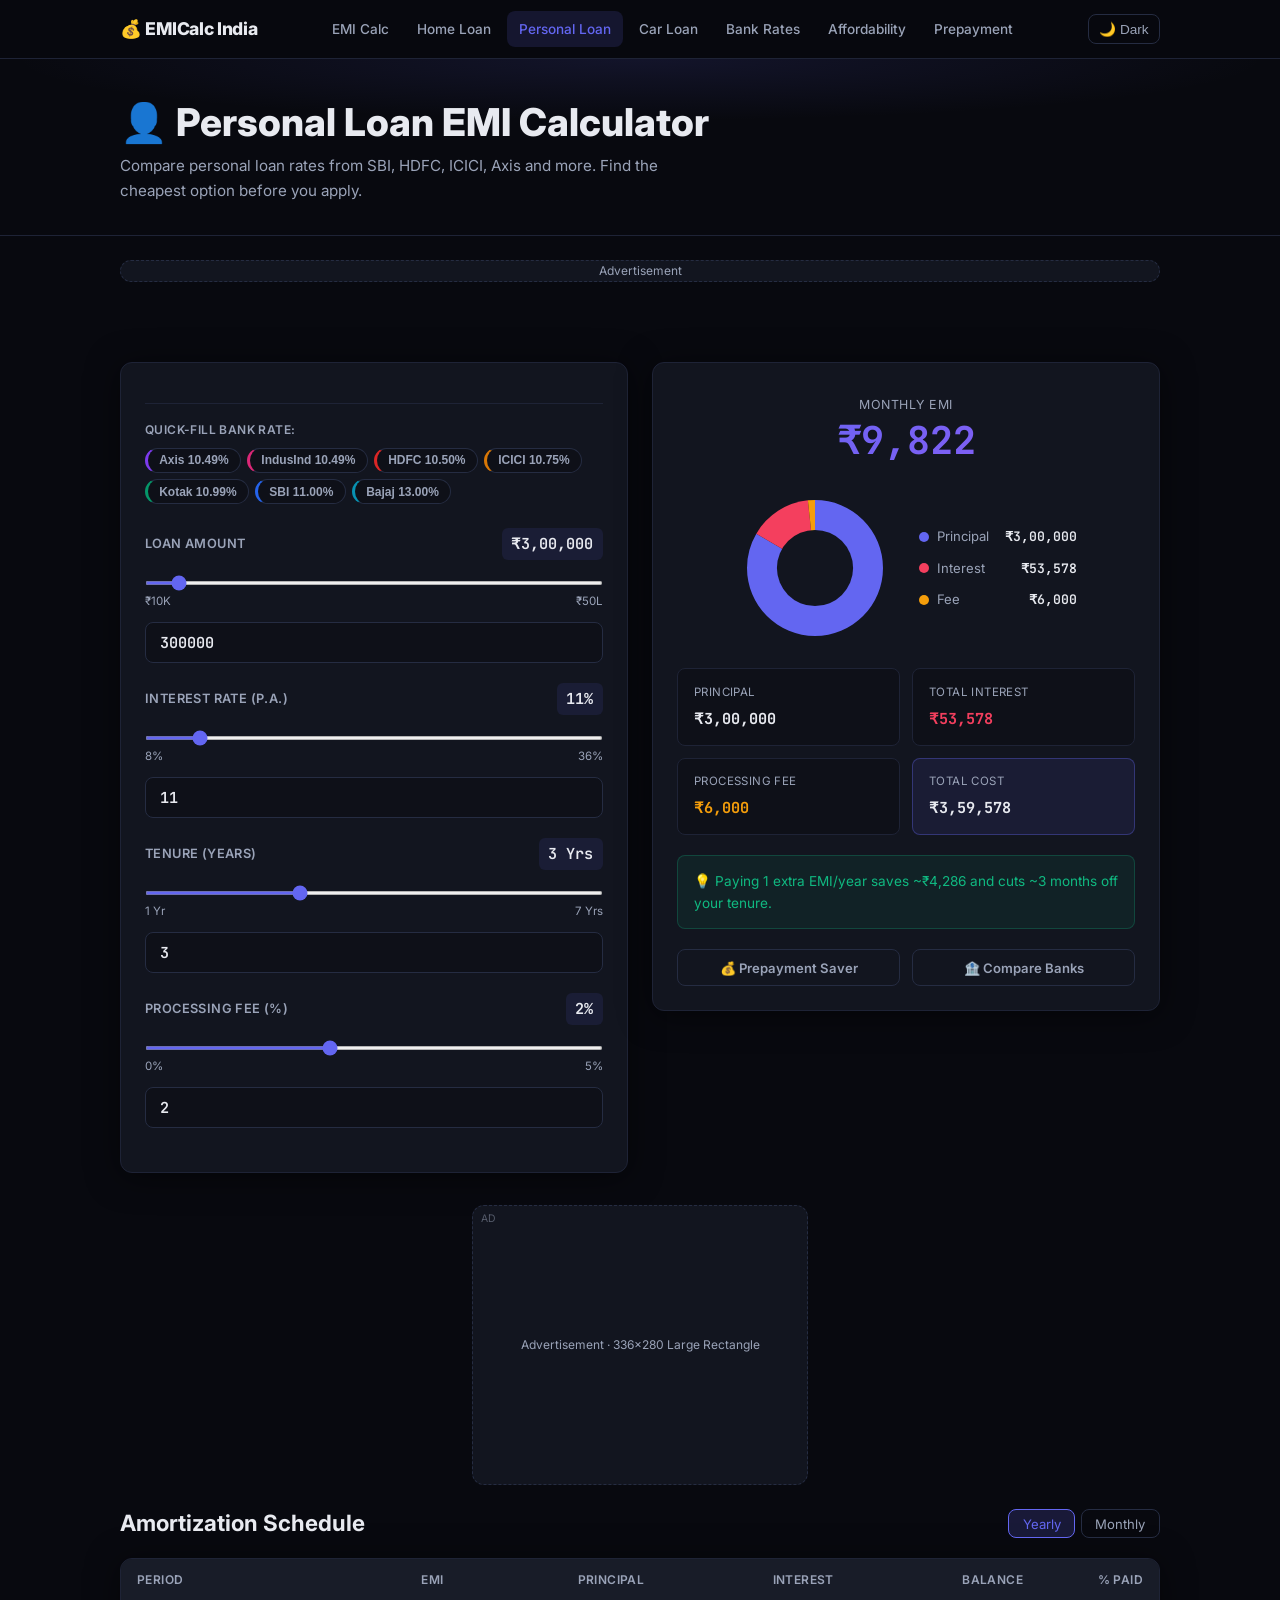
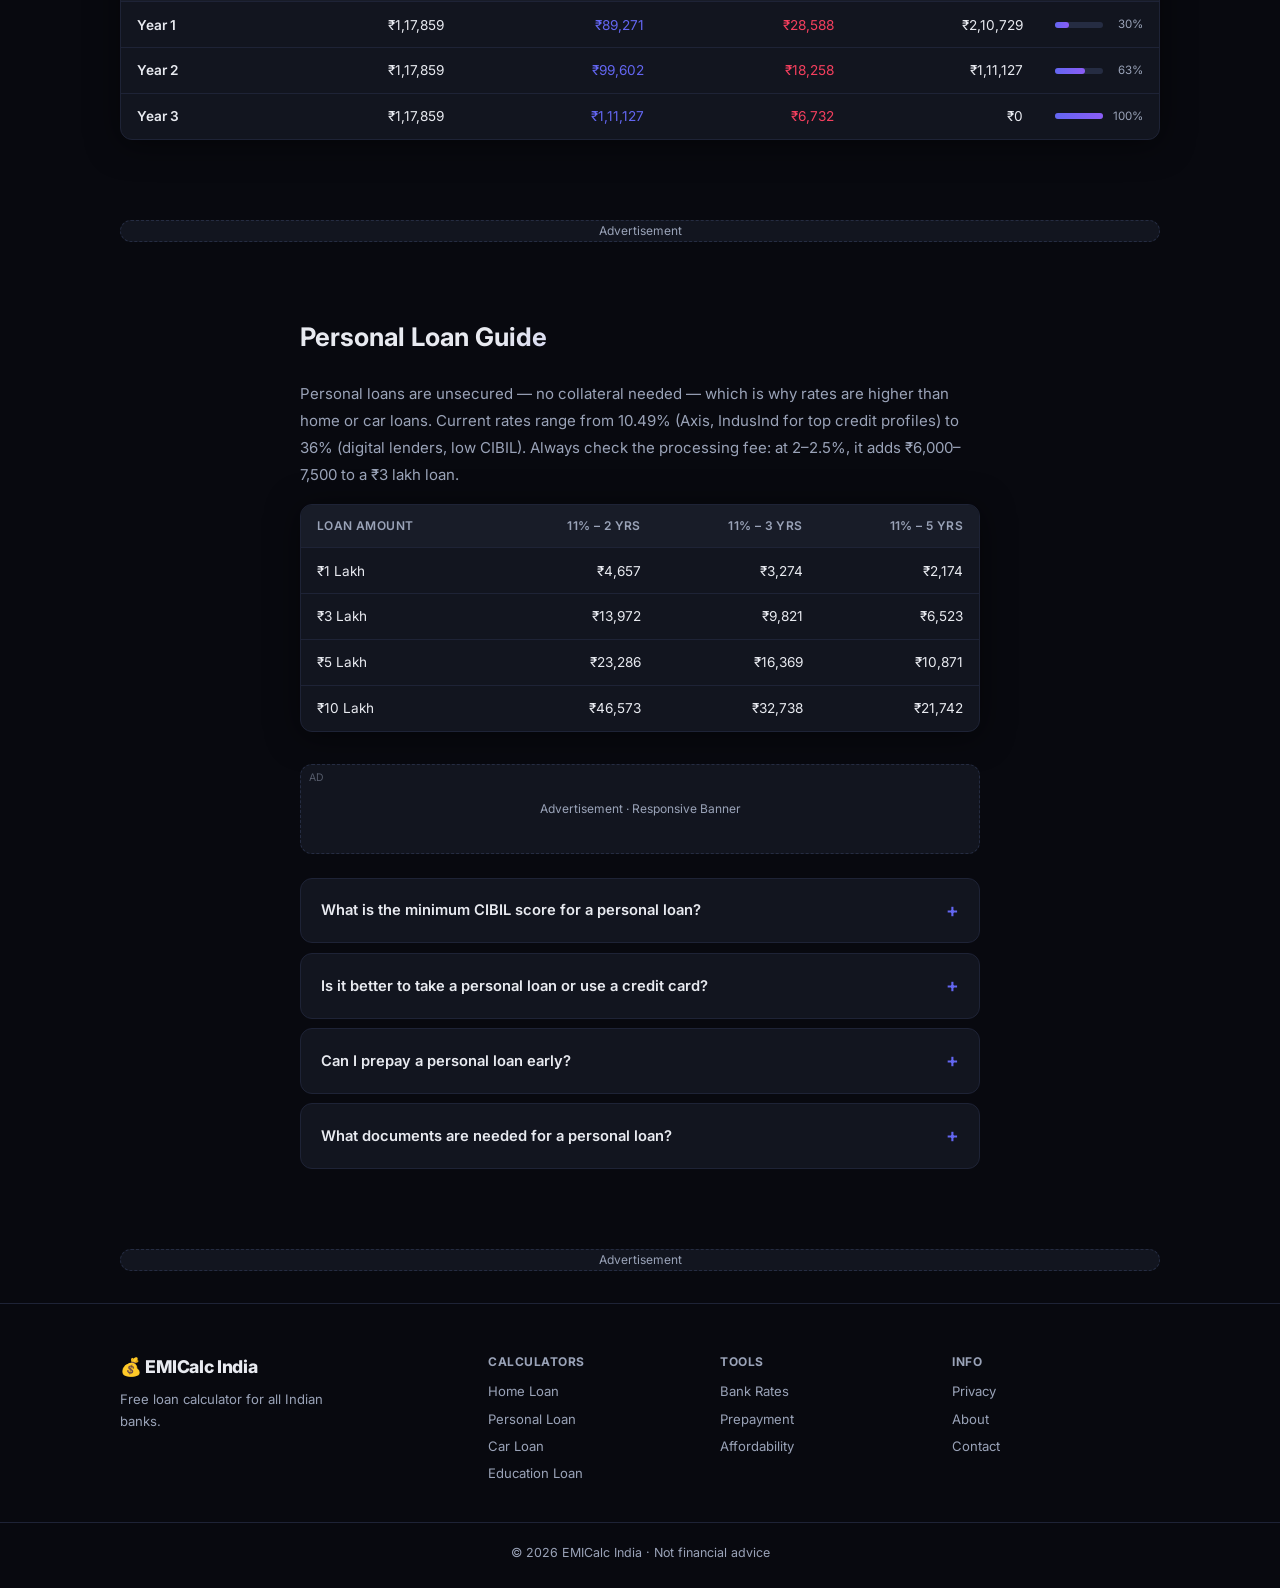
<file: emi-site/pages/personal-loan.html>
<!DOCTYPE html>
<html lang="en" data-theme="dark">
<head>
  <meta charset="UTF-8"/><meta name="viewport" content="width=device-width, initial-scale=1.0"/>
  <title>Personal Loan EMI Calculator India 2026 – SBI HDFC ICICI Axis | EMICalc India</title>
  <meta name="description" content="Calculate personal loan EMI for SBI, HDFC, ICICI, Axis, Bajaj Finance. Compare rates from 10.49%. See total interest and true cost instantly. Free calculator."/>
  <link rel="canonical" href="https://emicalc-india.vercel.app/pages/personal-loan"/>
  <link rel="preconnect" href="https://fonts.googleapis.com"/>
  <link href="https://fonts.googleapis.com/css2?family=Inter:wght@400;500;600;700;800&family=JetBrains+Mono:wght@500;600&display=swap" rel="stylesheet"/>
  <link rel="stylesheet" href="../style.css"/>
  <!-- THEME: runs before render to prevent flash -->
  <script>(function(){var s=localStorage.getItem("theme")||"dark";document.documentElement.setAttribute("data-theme",s);})();</script>
</head>
<body>
<header class="header">
  <div class="container header-inner">
    <a href="../index.html" class="logo">💰 EMICalc India</a>
    <nav class="nav" id="nav">
      <a href="../index.html">EMI Calc</a>
      <a href="home-loan.html">Home Loan</a>
      <a href="personal-loan.html" class="active">Personal Loan</a>
      <a href="car-loan.html">Car Loan</a>
      <a href="bank-compare.html">Bank Rates</a>
      <a href="affordability.html">Affordability</a>
      <a href="prepayment.html">Prepayment</a>
    </nav>
    <div class="header-right"><button class="theme-toggle" id="themeToggle" onclick="toggleTheme()">🌙 Dark</button><button class="hamburger" id="hamburger">☰</button></div>
  </div>
</header>

<div class="page-hero">
  <div class="container">
    <h1>👤 Personal Loan EMI Calculator</h1>
    <p>Compare personal loan rates from SBI, HDFC, ICICI, Axis and more. Find the cheapest option before you apply.</p>
  </div>
</div>

<div class="container"><div class="ad-slot">Advertisement</div></div>

<section class="section">
  <div class="container">
    <div class="calc-wrap">
      <div class="calc-left">
        <div class="card">
          <div class="quick-rates" style="margin-bottom:1.5rem">
            <div class="qr-label">Quick-fill bank rate:</div>
            <div class="qr-chips">
              <button class="chip" onclick="applyRate(10.49)" style="border-left:3px solid #7c3aed">Axis 10.49%</button>
              <button class="chip" onclick="applyRate(10.49)" style="border-left:3px solid #db2777">IndusInd 10.49%</button>
              <button class="chip" onclick="applyRate(10.50)" style="border-left:3px solid #dc2626">HDFC 10.50%</button>
              <button class="chip" onclick="applyRate(10.75)" style="border-left:3px solid #d97706">ICICI 10.75%</button>
              <button class="chip" onclick="applyRate(10.99)" style="border-left:3px solid #059669">Kotak 10.99%</button>
              <button class="chip" onclick="applyRate(11.00)" style="border-left:3px solid #2563eb">SBI 11.00%</button>
              <button class="chip" onclick="applyRate(13.00)" style="border-left:3px solid #0891b2">Bajaj 13.00%</button>
            </div>
          </div>
          <div class="field">
            <div class="field-header"><label>Loan Amount</label><div class="field-val">₹<span id="disp_amount">3,00,000</span></div></div>
            <input type="range" id="sl_amount" min="10000" max="5000000" step="10000" value="300000" oninput="syncField('amount',this.value)"/>
            <div class="range-ends"><span>₹10K</span><span>₹50L</span></div>
            <input type="number" id="f_amount" value="300000" oninput="syncSlider('amount',this.value)" placeholder="Loan amount"/>
          </div>
          <div class="field">
            <div class="field-header"><label>Interest Rate (p.a.)</label><div class="field-val"><span id="disp_rate">11</span>%</div></div>
            <input type="range" id="sl_rate" min="8" max="36" step="0.1" value="11" oninput="syncField('rate',this.value)"/>
            <div class="range-ends"><span>8%</span><span>36%</span></div>
            <input type="number" id="f_rate" value="11" step="0.1" oninput="syncSlider('rate',this.value)" placeholder="Rate %"/>
          </div>
          <div class="field">
            <div class="field-header"><label>Tenure (Years)</label><div class="field-val"><span id="disp_tenure">3</span> Yrs</div></div>
            <input type="range" id="sl_tenure" min="1" max="7" step="1" value="3" oninput="syncField('tenure',this.value)"/>
            <div class="range-ends"><span>1 Yr</span><span>7 Yrs</span></div>
            <input type="number" id="f_tenure" value="3" data-unit="yr" oninput="syncSlider('tenure',this.value)" placeholder="Years"/>
          </div>
          <div class="field">
            <div class="field-header"><label>Processing Fee (%)</label><div class="field-val"><span id="disp_fee">2</span>%</div></div>
            <input type="range" id="sl_fee" min="0" max="5" step="0.1" value="2" oninput="syncField('fee',this.value)"/>
            <div class="range-ends"><span>0%</span><span>5%</span></div>
            <input type="number" id="f_fee" value="2" step="0.1" oninput="syncSlider('fee',this.value)" placeholder="Fee %"/>
          </div>
        </div>
      </div>
      <div class="calc-right">
        <div class="card result-card">
          <div class="emi-hero"><div class="emi-label">Monthly EMI</div><div class="emi-val" id="res_emi">₹0</div></div>
          <div class="donut-row">
            <canvas id="donut" width="160" height="160"></canvas>
            <div class="donut-legend">
              <div class="dl-item"><span class="dl-dot" style="background:#6366f1"></span><span>Principal</span><strong id="leg_p">₹0</strong></div>
              <div class="dl-item"><span class="dl-dot" style="background:#f43f5e"></span><span>Interest</span><strong id="leg_i">₹0</strong></div>
              <div class="dl-item"><span class="dl-dot" style="background:#f59e0b"></span><span>Fee</span><strong id="leg_f">₹0</strong></div>
            </div>
          </div>
          <div class="res-grid">
            <div class="res-box"><div class="rb-label">Principal</div><div class="rb-val" id="res_p">₹0</div></div>
            <div class="res-box"><div class="rb-label">Total Interest</div><div class="rb-val red" id="res_int">₹0</div></div>
            <div class="res-box"><div class="rb-label">Processing Fee</div><div class="rb-val amber" id="res_fee">₹0</div></div>
            <div class="res-box highlight"><div class="rb-label">Total Cost</div><div class="rb-val" id="res_total">₹0</div></div>
          </div>
          <div class="insight-box" id="insight"></div>
          <div class="action-btns">
            <button class="btn-sec" onclick="location.href='prepayment.html'">💰 Prepayment Saver</button>
            <button class="btn-sec" onclick="location.href='bank-compare.html'">🏦 Compare Banks</button>
          </div>
        </div>
      </div>
    </div>
    <!-- AD: Large Rectangle above Amortization (YOUR REQUEST) -->
    <div class="ad-slot ad-rect" data-label="Ad" style="margin-top:2rem;margin-bottom:0">Advertisement · 336×280 Large Rectangle</div>
    <div style="margin-top:1.5rem">
      <div class="section-header">
        <h2>Amortization Schedule</h2>
        <div class="view-toggle">
          <button class="vtog active" onclick="setAmortView('yr',this)">Yearly</button>
          <button class="vtog" onclick="setAmortView('mo',this)">Monthly</button>
        </div>
      </div>
      <div class="card table-card">
        <div class="table-scroll">
          <table><thead><tr><th>Period</th><th>EMI</th><th>Principal</th><th>Interest</th><th>Balance</th><th>% Paid</th></tr></thead>
          <tbody id="amort-body"><tr><td colspan="6" class="empty-msg">Adjust sliders to see schedule</td></tr></tbody></table>
        </div>
      </div>
    </div>
  </div>
</section>

<div class="container"><div class="ad-slot">Advertisement</div></div>

<section class="section">
  <div class="container" style="max-width:720px">
    <h2 class="sh">Personal Loan Guide</h2>
    <p style="color:var(--text2);line-height:1.8;margin-bottom:1rem">Personal loans are unsecured — no collateral needed — which is why rates are higher than home or car loans. Current rates range from 10.49% (Axis, IndusInd for top credit profiles) to 36% (digital lenders, low CIBIL). Always check the processing fee: at 2–2.5%, it adds ₹6,000–7,500 to a ₹3 lakh loan.</p>
    <div class="card table-card" style="margin-bottom:2rem">
      <div class="table-scroll">
        <table>
          <thead><tr><th>Loan Amount</th><th>11% – 2 yrs</th><th>11% – 3 yrs</th><th>11% – 5 yrs</th></tr></thead>
          <tbody>
            <tr><td>₹1 Lakh</td><td>₹4,657</td><td>₹3,274</td><td>₹2,174</td></tr>
            <tr><td>₹3 Lakh</td><td>₹13,972</td><td>₹9,821</td><td>₹6,523</td></tr>
            <tr><td>₹5 Lakh</td><td>₹23,286</td><td>₹16,369</td><td>₹10,871</td></tr>
            <tr><td>₹10 Lakh</td><td>₹46,573</td><td>₹32,738</td><td>₹21,742</td></tr>
          </tbody>
        </table>
      </div>
    </div>
    <!-- AD: Banner below reference table (YOUR REQUEST) -->
    <div class="ad-slot ad-banner" data-label="Ad" style="margin-bottom:1.5rem">Advertisement · Responsive Banner</div>
    <div class="faq">
      <details class="faq-item"><summary>What is the minimum CIBIL score for a personal loan?</summary><p>Most banks require 700+. HDFC, ICICI, and Axis require 750+ for their lowest rates. A score below 650 will likely result in rejection or very high rates (18–24%).</p></details>
      <details class="faq-item"><summary>Is it better to take a personal loan or use a credit card?</summary><p>For amounts above ₹50,000 and if you need more than 3 months to repay, a personal loan is almost always cheaper. Credit card interest is 36–42% p.a. vs 10.5–14% for personal loans.</p></details>
      <details class="faq-item"><summary>Can I prepay a personal loan early?</summary><p>Yes, but most lenders charge a foreclosure penalty of 2–5% on outstanding amount after a lock-in period (usually 6–12 months). Check your loan agreement before prepaying.</p></details>
      <details class="faq-item"><summary>What documents are needed for a personal loan?</summary><p>Typically: PAN card, Aadhaar, last 3 months salary slips, 6 months bank statement, and Form 16. Self-employed need ITR for 2 years and business proof.</p></details>
    </div>
  </div>
</section>

<div class="container"><div class="ad-slot">Advertisement</div></div>

<footer class="footer">
  <div class="container footer-inner">
    <div class="footer-brand"><div class="logo">💰 EMICalc India</div><p>Free loan calculator for all Indian banks.</p></div>
    <div class="footer-links">
      <div class="fl-col"><div class="fl-title">Calculators</div><a href="home-loan.html">Home Loan</a><a href="personal-loan.html">Personal Loan</a><a href="car-loan.html">Car Loan</a><a href="education-loan.html">Education Loan</a></div>
      <div class="fl-col"><div class="fl-title">Tools</div><a href="bank-compare.html">Bank Rates</a><a href="prepayment.html">Prepayment</a><a href="affordability.html">Affordability</a></div>
      <div class="fl-col"><div class="fl-title">Info</div><a href="../privacy.html">Privacy</a><a href="../about.html">About</a><a href="../contact.html">Contact</a></div>
    </div>
  </div>
  <div class="footer-bottom"><p>© 2026 EMICalc India · Not financial advice</p></div>
</footer>
<script src="calc-core.js"></script>
</body>
</html>
</file>
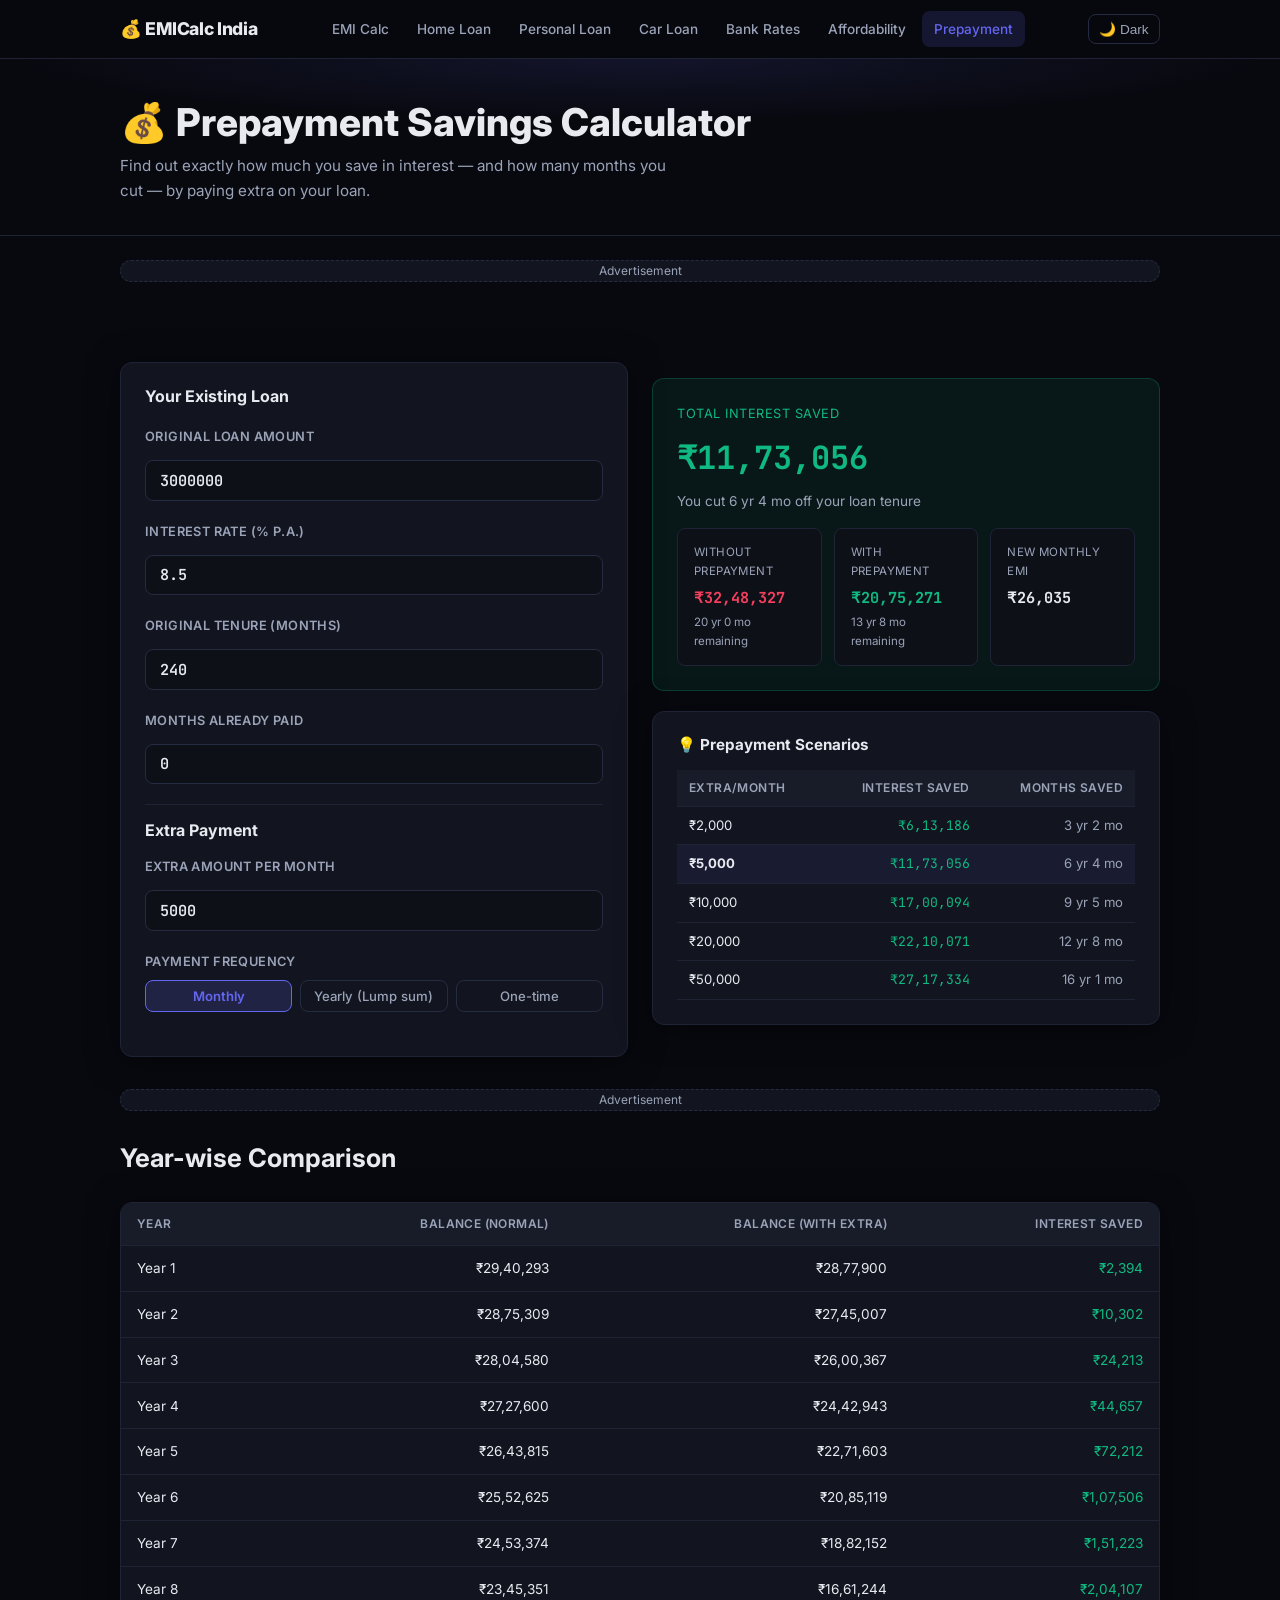
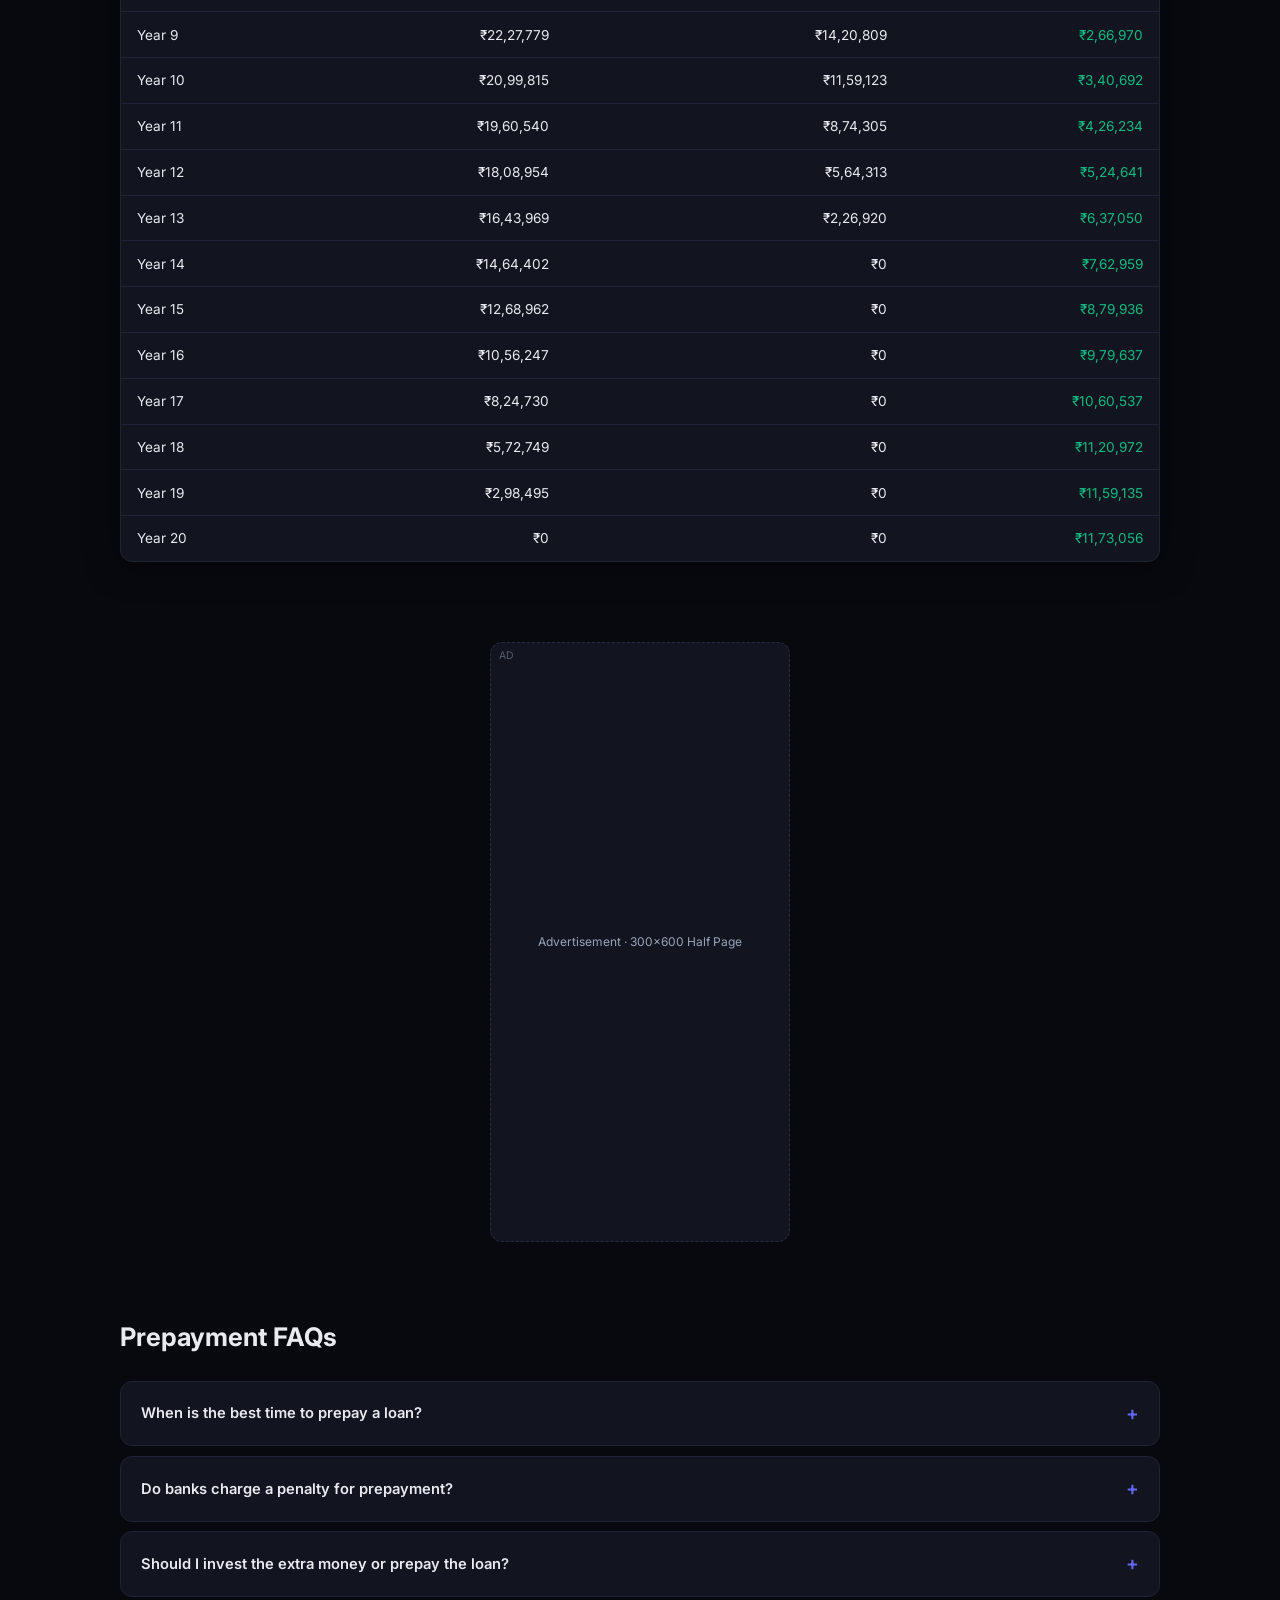
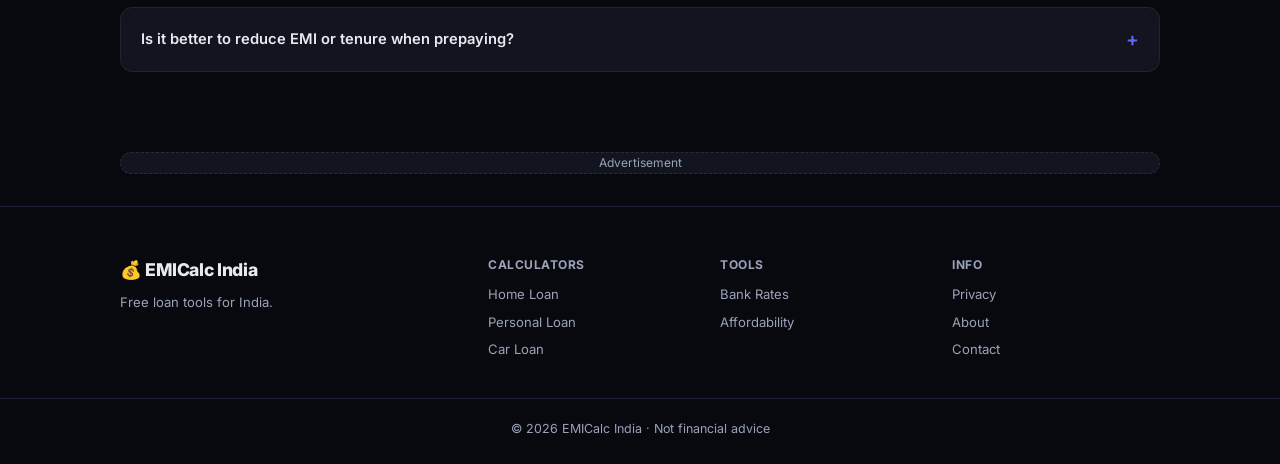
<file: emi-site/pages/prepayment.html>
<!DOCTYPE html>
<html lang="en" data-theme="dark">
<head>
  <meta charset="UTF-8"/><meta name="viewport" content="width=device-width, initial-scale=1.0"/>
  <title>Loan Prepayment Calculator 2026 – How Much Can You Save? | EMICalc India</title>
  <meta name="description" content="Calculate exact savings from loan prepayment. See how much interest you save and how many months you cut by paying extra EMI on home, car or personal loans in India."/>
  <link rel="canonical" href="https://emicalc-india.vercel.app/pages/prepayment.html"/>
  <link rel="preconnect" href="https://fonts.googleapis.com"/>
  <link href="https://fonts.googleapis.com/css2?family=Inter:wght@400;500;600;700;800&family=JetBrains+Mono:wght@500;600&display=swap" rel="stylesheet"/>
  <link rel="stylesheet" href="../style.css"/>
  <!-- THEME: runs before render to prevent flash -->
  <script>
    (function(){
      var s=localStorage.getItem("theme")||"dark";
      document.documentElement.setAttribute("data-theme",s);
    })();
  </script>
</head>
<body>
<header class="header">
  <div class="container header-inner">
    <a href="../index.html" class="logo">💰 EMICalc India</a>
    <nav class="nav" id="nav">
      <a href="../index.html">EMI Calc</a>
      <a href="home-loan.html">Home Loan</a>
      <a href="personal-loan.html">Personal Loan</a>
      <a href="car-loan.html">Car Loan</a>
      <a href="bank-compare.html">Bank Rates</a>
      <a href="affordability.html">Affordability</a>
      <a href="prepayment.html" class="active">Prepayment</a>
    </nav>
    <div class="header-right"><button class="theme-toggle" id="themeToggle" onclick="toggleTheme()">🌙 Dark</button><button class="hamburger" id="hamburger">☰</button></div>
  </div>
</header>

<div class="page-hero">
  <div class="container">
    <h1>💰 Prepayment Savings Calculator</h1>
    <p>Find out exactly how much you save in interest — and how many months you cut — by paying extra on your loan.</p>
  </div>
</div>

<div class="container"><div class="ad-slot">Advertisement</div></div>

<section class="section">
  <div class="container">
    <div class="calc-wrap">
      <div class="calc-left">
        <div class="card">
          <h3 style="margin-bottom:1.25rem;font-size:1rem">Your Existing Loan</h3>
          <div class="field">
            <div class="field-header"><label>Original Loan Amount</label></div>
            <input type="number" id="pp_principal" value="3000000" oninput="ppCalc()"/>
          </div>
          <div class="field">
            <div class="field-header"><label>Interest Rate (% p.a.)</label></div>
            <input type="number" id="pp_rate" value="8.5" step="0.1" oninput="ppCalc()"/>
          </div>
          <div class="field">
            <div class="field-header"><label>Original Tenure (Months)</label></div>
            <input type="number" id="pp_tenure" value="240" oninput="ppCalc()"/>
          </div>
          <div class="field">
            <div class="field-header"><label>Months Already Paid</label></div>
            <input type="number" id="pp_paid" value="0" oninput="ppCalc()"/>
          </div>

          <h3 style="margin:1.25rem 0 1rem;font-size:1rem;padding-top:1rem;border-top:1px solid var(--border)">Extra Payment</h3>
          <div class="field">
            <div class="field-header"><label>Extra Amount per Month</label></div>
            <input type="number" id="pp_extra" value="5000" oninput="ppCalc()"/>
          </div>
          <div class="field">
            <div class="field-header"><label>Payment Frequency</label></div>
            <div style="display:flex;gap:.5rem;margin-top:.5rem">
              <button class="tab active" id="ppf_monthly" onclick="setPPFreq('monthly',this)">Monthly</button>
              <button class="tab" id="ppf_yearly" onclick="setPPFreq('yearly',this)">Yearly (Lump sum)</button>
              <button class="tab" id="ppf_once" onclick="setPPFreq('once',this)">One-time</button>
            </div>
          </div>
        </div>
      </div>

      <div class="calc-right">
        <div id="pp-result-area">
          <div class="pp-result" id="pp-result" style="display:none">
            <div style="font-size:.8rem;color:var(--green);text-transform:uppercase;letter-spacing:.5px;margin-bottom:.5rem">Total Interest Saved</div>
            <div class="pp-big" id="pp_saved">₹0</div>
            <div class="pp-sub" id="pp_months_saved"></div>
            <div class="pp-grid">
              <div class="res-box">
                <div class="rb-label">Without Prepayment</div>
                <div class="rb-val red" id="pp_orig_int">₹0</div>
                <div style="font-size:.72rem;color:var(--text2);margin-top:.2rem" id="pp_orig_months"></div>
              </div>
              <div class="res-box">
                <div class="rb-label">With Prepayment</div>
                <div class="rb-val" style="color:var(--green)" id="pp_new_int">₹0</div>
                <div style="font-size:.72rem;color:var(--text2);margin-top:.2rem" id="pp_new_months"></div>
              </div>
              <div class="res-box">
                <div class="rb-label">New Monthly EMI</div>
                <div class="rb-val" id="pp_new_emi">₹0</div>
              </div>
            </div>
          </div>

          <div class="card" style="margin-top:1.25rem">
            <h3 style="font-size:.95rem;margin-bottom:1rem">💡 Prepayment Scenarios</h3>
            <div id="scenarios"></div>
          </div>
        </div>
      </div>
    </div>

    <div class="ad-slot" style="margin:2rem 0">Advertisement</div>

    <!-- Amort comparison table -->
    <h2 class="sh">Year-wise Comparison</h2>
    <div class="card table-card">
      <div class="table-scroll">
        <table>
          <thead>
            <tr>
              <th>Year</th>
              <th>Balance (Normal)</th>
              <th>Balance (With Extra)</th>
              <th>Interest Saved</th>
            </tr>
          </thead>
          <tbody id="pp-amort-body">
            <tr><td colspan="4" class="empty-msg">Enter values above to see comparison</td></tr>
          </tbody>
        </table>
      </div>
    </div>
  </div>
</section>

<!-- AD: Half Page above FAQs (YOUR REQUEST) -->
<div class="container"><div class="ad-slot ad-half" data-label="Ad">Advertisement · 300×600 Half Page</div></div>

<!-- FAQ -->
<section class="section">
  <div class="container">
    <h2 class="sh">Prepayment FAQs</h2>
    <div class="faq">
      <details class="faq-item"><summary>When is the best time to prepay a loan?</summary><p>Early in the tenure — when most of your EMI is going toward interest. Prepaying in the first 30–40% of the tenure gives the maximum benefit since interest is front-loaded in reducing-balance loans.</p></details>
      <details class="faq-item"><summary>Do banks charge a penalty for prepayment?</summary><p>For floating rate home loans, RBI mandates zero foreclosure charges. For fixed rate loans and personal loans, banks may charge 2–4% of the outstanding amount. Check your loan agreement.</p></details>
      <details class="faq-item"><summary>Should I invest the extra money or prepay the loan?</summary><p>If your loan rate is above 10% (personal loan), prepaying is usually better. For home loans at 8–9%, if you can earn 12%+ returns (equity SIP), investing may be better. But prepayment is risk-free — investment returns are not guaranteed.</p></details>
      <details class="faq-item"><summary>Is it better to reduce EMI or tenure when prepaying?</summary><p>Reducing tenure saves more total interest. Reducing EMI improves monthly cash flow. Most financial advisors recommend reducing tenure for maximum savings.</p></details>
    </div>
  </div>
</section>

<div class="container"><div class="ad-slot">Advertisement</div></div>

<footer class="footer">
  <div class="container footer-inner">
    <div class="footer-brand"><div class="logo">💰 EMICalc India</div><p>Free loan tools for India.</p></div>
    <div class="footer-links">
      <div class="fl-col"><div class="fl-title">Calculators</div><a href="home-loan.html">Home Loan</a><a href="personal-loan.html">Personal Loan</a><a href="car-loan.html">Car Loan</a></div>
      <div class="fl-col"><div class="fl-title">Tools</div><a href="bank-compare.html">Bank Rates</a><a href="affordability.html">Affordability</a></div>
      <div class="fl-col"><div class="fl-title">Info</div><a href="../privacy.html">Privacy</a><a href="../about.html">About</a><a href="../contact.html">Contact</a></div>
    </div>
  </div>
  <div class="footer-bottom"><p>© 2026 EMICalc India · Not financial advice</p></div>
</footer>

<script>
function toggleTheme(){
  const h=document.documentElement,b=document.getElementById("themeToggle");
  const d=h.getAttribute("data-theme")==="dark";
  h.setAttribute("data-theme",d?"light":"dark");
  if(b)b.textContent=d?"🌙 Dark":"☀️ Light";
  localStorage.setItem("theme",d?"light":"dark");
}
(function(){
  const s=localStorage.getItem("theme")||"dark";
  document.documentElement.setAttribute("data-theme",s);
  const b=document.getElementById("themeToggle");
  if(b)b.textContent=s==="dark"?"🌙 Dark":"☀️ Light";
})();

const fmt = n => '₹'+Math.round(n).toLocaleString('en-IN');
const fmtMo = n => n >= 12 ? `${Math.floor(n/12)} yr ${n%12} mo` : `${n} mo`;
let ppFreq = 'monthly';

function setPPFreq(f, btn){
  ppFreq = f;
  document.querySelectorAll('.tab').forEach(t=>t.classList.remove('active'));
  btn.classList.add('active');
  ppCalc();
}

function calcWithExtra(P, rate, N, extra, freq){
  const r = rate/12/100;
  const stdEMI = r ? (P*r*Math.pow(1+r,N))/(Math.pow(1+r,N)-1) : P/N;
  let bal = P, totalInt = 0, months = 0;
  for(let m=1; m<=N*2; m++){
    if(bal <= 0) break;
    const intComp = bal*r;
    const prinComp = stdEMI - intComp;
    bal -= prinComp;
    totalInt += intComp;
    months++;
    // extra payment
    let xtra = 0;
    if(freq==='monthly') xtra = extra;
    else if(freq==='yearly' && m%12===0) xtra = extra;
    else if(freq==='once' && m===1) xtra = extra;
    if(xtra > 0){ bal = Math.max(0, bal-xtra); }
  }
  return {totalInt, months, stdEMI};
}

function ppCalc(){
  const P = parseFloat(document.getElementById('pp_principal').value)||0;
  const rate = parseFloat(document.getElementById('pp_rate').value)||0;
  const N = parseFloat(document.getElementById('pp_tenure').value)||0;
  const paid = parseFloat(document.getElementById('pp_paid').value)||0;
  const extra = parseFloat(document.getElementById('pp_extra').value)||0;
  if(!P||!N||!rate) return;

  const rem = N - paid;
  const r = rate/12/100;
  const stdEMI = r ? (P*r*Math.pow(1+r,N))/(Math.pow(1+r,N)-1) : P/N;
  // current balance after `paid` months
  let bal = P;
  let intPaidSoFar = 0;
  for(let m=0;m<paid;m++){ const ic=bal*r; bal=Math.max(0,bal-(stdEMI-ic)); intPaidSoFar+=ic; }

  // normal
  const normalInt = stdEMI*rem - bal;

  // with extra
  const {totalInt: newInt, months: newMonths} = calcWithExtra(bal, rate, rem, extra, ppFreq);

  const saved = Math.max(0, normalInt - newInt);
  const moSaved = rem - newMonths;

  document.getElementById('pp-result').style.display='block';
  document.getElementById('pp_saved').textContent = fmt(saved);
  document.getElementById('pp_months_saved').textContent = `You cut ${fmtMo(moSaved)} off your loan tenure`;
  document.getElementById('pp_orig_int').textContent = fmt(normalInt);
  document.getElementById('pp_orig_months').textContent = fmtMo(rem) + ' remaining';
  document.getElementById('pp_new_int').textContent = fmt(newInt);
  document.getElementById('pp_new_months').textContent = fmtMo(newMonths) + ' remaining';
  document.getElementById('pp_new_emi').textContent = fmt(stdEMI);

  // Scenarios
  const extras = [2000,5000,10000,20000,50000];
  document.getElementById('scenarios').innerHTML = `
    <table style="width:100%;font-size:.82rem;border-collapse:collapse">
      <thead><tr>
        <th style="text-align:left;padding:.5rem .75rem;color:var(--text2);border-bottom:1px solid var(--border)">Extra/Month</th>
        <th style="text-align:right;padding:.5rem .75rem;color:var(--text2);border-bottom:1px solid var(--border)">Interest Saved</th>
        <th style="text-align:right;padding:.5rem .75rem;color:var(--text2);border-bottom:1px solid var(--border)">Months Saved</th>
      </tr></thead>
      <tbody>${extras.map(ex=>{
        const {totalInt:ni,months:nm}=calcWithExtra(bal,rate,rem,ex,'monthly');
        const s=Math.max(0,normalInt-ni); const ms=rem-nm;
        return `<tr style="${ex===extra?'background:rgba(99,102,241,.08)':''}">
          <td style="padding:.5rem .75rem;border-bottom:1px solid var(--border);font-weight:${ex===extra?'700':'400'}">${fmt(ex)}</td>
          <td style="padding:.5rem .75rem;border-bottom:1px solid var(--border);text-align:right;color:var(--green);font-family:var(--mono)">${fmt(s)}</td>
          <td style="padding:.5rem .75rem;border-bottom:1px solid var(--border);text-align:right;color:var(--text2)">${fmtMo(ms)}</td>
        </tr>`;
      }).join('')}</tbody>
    </table>`;

  // Amort comparison table
  let b1=bal, b2=bal, rows=[];
  let cumIntSaved=0;
  for(let y=1; y<=Math.ceil(rem/12); y++){
    let int1=0, int2=0;
    for(let m=0;m<12&&b1>0;m++){
      const i1=b1*r; b1=Math.max(0,b1-(stdEMI-i1)); int1+=i1;
      const i2=b2*r; const ep=ppFreq==='monthly'?extra:ppFreq==='yearly'&&m===11?extra:0;
      b2=Math.max(0,b2-(stdEMI-i2)-ep); int2+=i2;
    }
    cumIntSaved += Math.max(0, int1-int2);
    rows.push(`<tr>
      <td>Year ${y}</td>
      <td>${fmt(Math.max(0,b1))}</td>
      <td>${fmt(Math.max(0,b2))}</td>
      <td style="color:var(--green)">${fmt(cumIntSaved)}</td>
    </tr>`);
    if(b1<=0&&b2<=0) break;
  }
  document.getElementById('pp-amort-body').innerHTML = rows.join('');
}

document.getElementById('hamburger')?.addEventListener('click',()=>document.getElementById('nav')?.classList.toggle('open'));
document.addEventListener('DOMContentLoaded', ppCalc);
</script>
</body>
</html>
</file>
<file: emi-site/style.css>
/* ===== THEME TOKENS ===== */
:root {
  --accent:#6366f1;--accent2:#8b5cf6;--green:#10b981;--red:#f43f5e;--amber:#f59e0b;
  --mono:'JetBrains Mono',monospace;--font:'Inter',sans-serif;--r:12px;--r2:8px;
}
[data-theme="dark"]{
  --bg:#08090f;--bg2:#0e1018;--card:#12151f;--card2:#181c28;
  --border:#1e2336;--border2:#252c42;--text:#e8eaf0;--text2:#9aa3b8;
  --sh:0 4px 32px rgba(0,0,0,.5);--donut-hole:#12151f;
}
[data-theme="light"]{
  --bg:#f5f6fa;--bg2:#eef0f7;--card:#ffffff;--card2:#f0f2fb;
  --border:#dde1f0;--border2:#c8cee8;--text:#0f1117;--text2:#5a6282;
  --sh:0 4px 24px rgba(99,102,241,.08);--donut-hole:#ffffff;
}

/* ===== RESET ===== */
*,*::before,*::after{box-sizing:border-box;margin:0;padding:0}
html{scroll-behavior:smooth}
body{font-family:var(--font);background:var(--bg);color:var(--text);font-size:15px;line-height:1.65;-webkit-font-smoothing:antialiased;transition:background .2s,color .2s}
a{color:var(--accent);text-decoration:none}
a:hover{text-decoration:underline}
h1,h2,h3{line-height:1.2}
strong{font-weight:600}

/* ===== LAYOUT ===== */
.container{max-width:1080px;margin:0 auto;padding:0 1.25rem}
.section{padding:3.5rem 0}
.sh{font-size:1.6rem;font-weight:700;margin-bottom:1.75rem;background:linear-gradient(135deg,var(--text) 30%,var(--accent));-webkit-background-clip:text;-webkit-text-fill-color:transparent;background-clip:text}
.section-header{display:flex;align-items:center;justify-content:space-between;margin-bottom:1.25rem;flex-wrap:wrap;gap:.75rem}
.section-header h2{font-size:1.4rem;font-weight:700}

/* ===== HEADER ===== */
.header{position:sticky;top:0;z-index:200;background:rgba(8,9,15,.93);backdrop-filter:blur(16px);border-bottom:1px solid var(--border)}
[data-theme="light"] .header{background:rgba(245,246,250,.95)}
.header-inner{display:flex;align-items:center;justify-content:space-between;height:58px;gap:1rem}
.logo{font-size:1.1rem;font-weight:800;color:var(--text);letter-spacing:-.3px}
.logo span{color:var(--accent)}
.nav{display:flex;gap:.25rem}
.nav a{padding:.4rem .75rem;border-radius:var(--r2);font-size:.85rem;font-weight:500;color:var(--text2);transition:all .2s}
.nav a:hover,.nav a.active{background:rgba(99,102,241,.15);color:var(--accent);text-decoration:none}
.header-right{display:flex;align-items:center;gap:.5rem}
.hamburger{display:none;background:none;border:1px solid var(--border2);color:var(--text);padding:.35rem .6rem;border-radius:var(--r2);cursor:pointer;font-size:1rem}

/* THEME TOGGLE */
.theme-toggle{background:none;border:1px solid var(--border2);color:var(--text2);padding:.35rem .65rem;border-radius:var(--r2);cursor:pointer;font-size:.85rem;transition:all .2s;display:flex;align-items:center;gap:.35rem;white-space:nowrap}
.theme-toggle:hover{border-color:var(--accent);color:var(--accent)}

@media(max-width:820px){
  .nav{display:none;position:absolute;top:58px;left:0;right:0;background:var(--bg2);border-bottom:1px solid var(--border);flex-direction:column;padding:.75rem 1rem;gap:.25rem}
  .nav.open{display:flex}
  .hamburger{display:block}
}

/* ===== HERO ===== */
.hero{padding:3.5rem 0 2.5rem;text-align:center;background:radial-gradient(ellipse 80% 60% at 50% -10%,rgba(99,102,241,.18) 0%,transparent 65%)}
.hero-badge{display:inline-block;background:rgba(99,102,241,.15);border:1px solid rgba(99,102,241,.3);color:var(--accent);font-size:.78rem;font-weight:600;padding:.3rem .85rem;border-radius:99px;margin-bottom:1rem;letter-spacing:.5px}
.hero h1{font-size:clamp(2rem,5vw,3.2rem);font-weight:800;letter-spacing:-.5px;margin-bottom:.75rem}
.hero-sub{color:var(--text2);font-size:1.05rem;max-width:560px;margin:0 auto 1.75rem}
.hero-stats{display:flex;justify-content:center;gap:2.5rem;flex-wrap:wrap}
.stat{display:flex;flex-direction:column;align-items:center}
.stat-n{font-size:1.6rem;font-weight:800;background:linear-gradient(135deg,var(--accent),var(--accent2));-webkit-background-clip:text;-webkit-text-fill-color:transparent;background-clip:text}
.stat-l{font-size:.78rem;color:var(--text2)}

/* ===== AD SLOTS ===== */
/* 
  AD SIZE STRATEGY:
  - Leaderboard 728×90  → top of page (highest viewability, best CPM)
  - Large Rectangle 336×280 → mid-content (best CTR of all sizes per Google)
  - Half Page 300×600   → sidebar / between sections (premium, 2x CPM)
  - Mobile Banner 320×50 → mobile top (swap leaderboard on small screens)
  All set to responsive so Google auto-picks best fitting unit.
*/
.ad-slot{background:var(--card);border:1px dashed var(--border2);border-radius:var(--r);text-align:center;color:var(--text2);font-size:.75rem;display:flex;align-items:center;justify-content:center;margin:1.5rem 0;overflow:hidden;position:relative}
.ad-slot::before{content:attr(data-label);position:absolute;top:4px;left:8px;font-size:.65rem;opacity:.5;text-transform:uppercase;letter-spacing:.4px}

/* Leaderboard – page top, high CPM */
.ad-leaderboard{min-height:90px;max-width:728px;margin-left:auto;margin-right:auto}
@media(max-width:768px){.ad-leaderboard{min-height:50px}} /* auto-swaps to mobile banner */

/* Large Rectangle – mid content, best CTR */
.ad-rect{min-height:280px;max-width:336px;margin-left:auto;margin-right:auto}

/* Half Page – between sections, premium */
.ad-half{min-height:600px;max-width:300px;margin-left:auto;margin-right:auto}

/* Banner – lightweight, low interrupt */
.ad-banner{min-height:90px;}

/* ===== CARD ===== */
.card{background:var(--card);border:1px solid var(--border);border-radius:var(--r);padding:1.5rem;box-shadow:var(--sh)}

/* ===== CALCULATOR ===== */
.calc-wrap{display:grid;grid-template-columns:1fr 1fr;gap:1.5rem;align-items:start}
@media(max-width:760px){.calc-wrap{grid-template-columns:1fr}}

/* TABS */
.card-tabs{display:flex;gap:.5rem;margin-bottom:1.5rem;flex-wrap:wrap}
.tab{flex:1;min-width:70px;padding:.45rem .5rem;border:1px solid var(--border2);border-radius:var(--r2);background:transparent;color:var(--text2);font-size:.82rem;font-weight:500;cursor:pointer;transition:all .2s;font-family:var(--font)}
.tab:hover{border-color:var(--accent);color:var(--accent)}
.tab.active{background:rgba(99,102,241,.18);border-color:var(--accent);color:var(--accent);font-weight:600}

/* FIELDS */
.field{margin-bottom:1.25rem}
.field-header{display:flex;justify-content:space-between;align-items:center;margin-bottom:.5rem}
.field-header label{font-size:.8rem;font-weight:600;color:var(--text2);text-transform:uppercase;letter-spacing:.4px}
.field-val{font-family:var(--mono);font-size:.95rem;font-weight:600;color:var(--text);background:rgba(99,102,241,.1);padding:.2rem .6rem;border-radius:6px}
input[type=range]{width:100%;accent-color:var(--accent);height:4px;cursor:pointer;margin:.25rem 0}
.range-ends{display:flex;justify-content:space-between;font-size:.72rem;color:var(--text2);margin-bottom:.4rem}
input[type=number]{width:100%;background:var(--bg2);border:1px solid var(--border2);border-radius:var(--r2);color:var(--text);padding:.55rem .85rem;font-size:.95rem;font-weight:600;font-family:var(--mono);transition:border-color .2s;margin-top:.3rem}
input[type=number]:focus{outline:none;border-color:var(--accent)}
.tenure-toggle{display:flex;gap:.5rem;margin:.5rem 0 .3rem}
.ttog{padding:.3rem .75rem;border:1px solid var(--border2);border-radius:var(--r2);background:transparent;color:var(--text2);font-size:.8rem;cursor:pointer;font-family:var(--font);transition:all .2s}
.ttog.active{background:rgba(99,102,241,.18);border-color:var(--accent);color:var(--accent)}

/* QUICK RATES */
.quick-rates{margin-top:1rem;padding-top:1rem;border-top:1px solid var(--border)}
.qr-label{font-size:.75rem;color:var(--text2);margin-bottom:.5rem;font-weight:600;text-transform:uppercase;letter-spacing:.4px}
.qr-chips{display:flex;flex-wrap:wrap;gap:.4rem}
.chip{padding:.28rem .7rem;background:var(--bg2);border:1px solid var(--border2);border-radius:99px;font-size:.75rem;font-weight:600;cursor:pointer;color:var(--text2);transition:all .18s}
.chip:hover{border-color:var(--accent);color:var(--accent);background:rgba(99,102,241,.1)}

/* RESULTS */
.result-card{display:flex;flex-direction:column;gap:1.25rem}
.emi-hero{text-align:center;padding:.5rem 0}
.emi-label{font-size:.78rem;color:var(--text2);text-transform:uppercase;letter-spacing:.5px;margin-bottom:.4rem}
.emi-val{font-family:var(--mono);font-size:2.4rem;font-weight:700;background:linear-gradient(135deg,var(--accent),var(--accent2));-webkit-background-clip:text;-webkit-text-fill-color:transparent;background-clip:text;line-height:1}

/* DONUT */
.donut-row{display:flex;align-items:center;justify-content:center;gap:1.5rem;flex-wrap:wrap}
.donut-legend{display:flex;flex-direction:column;gap:.6rem}
.dl-item{display:flex;align-items:center;gap:.5rem;font-size:.82rem;color:var(--text2)}
.dl-item strong{font-family:var(--mono);color:var(--text);margin-left:auto;min-width:80px;text-align:right}
.dl-dot{width:10px;height:10px;border-radius:50%;flex-shrink:0}

/* RESULT GRID */
.res-grid{display:grid;grid-template-columns:1fr 1fr;gap:.75rem}
.res-box{background:var(--bg2);border:1px solid var(--border);border-radius:var(--r2);padding:.85rem 1rem}
.res-box.highlight{background:rgba(99,102,241,.1);border-color:rgba(99,102,241,.35)}
.rb-label{font-size:.72rem;color:var(--text2);text-transform:uppercase;letter-spacing:.4px;margin-bottom:.25rem}
.rb-val{font-family:var(--mono);font-size:.95rem;font-weight:700}
.rb-val.red{color:var(--red)}
.rb-val.amber{color:var(--amber)}

/* INSIGHT */
.insight-box{background:rgba(16,185,129,.08);border:1px solid rgba(16,185,129,.25);border-radius:var(--r2);padding:.85rem 1rem;font-size:.85rem;color:var(--green);min-height:40px}

/* ACTION BTNS */
.action-btns{display:grid;grid-template-columns:1fr 1fr;gap:.75rem}
.btn-sec{padding:.6rem;border:1px solid var(--border2);border-radius:var(--r2);background:transparent;color:var(--text2);font-size:.82rem;font-weight:600;cursor:pointer;font-family:var(--font);transition:all .2s}
.btn-sec:hover{border-color:var(--accent);color:var(--accent);background:rgba(99,102,241,.08)}
.btn-pri{padding:.75rem 1.5rem;border:none;border-radius:var(--r2);background:linear-gradient(135deg,var(--accent),var(--accent2));color:#fff;font-size:.95rem;font-weight:700;cursor:pointer;font-family:var(--font);transition:opacity .2s,transform .1s;width:100%}
.btn-pri:hover{opacity:.9;transform:translateY(-1px)}

/* VIEW TOGGLE */
.view-toggle,.vtog-group{display:flex;gap:.35rem}
.vtog{padding:.35rem .85rem;border:1px solid var(--border2);border-radius:var(--r2);background:transparent;color:var(--text2);font-size:.82rem;cursor:pointer;font-family:var(--font);transition:all .18s}
.vtog.active{background:rgba(99,102,241,.18);border-color:var(--accent);color:var(--accent)}

/* TABLE */
.table-card{padding:0;overflow:hidden}
.table-scroll{overflow-x:auto}
table{width:100%;border-collapse:collapse;font-size:.85rem}
thead tr{background:var(--card2)}
th,td{padding:.7rem 1rem;text-align:right;border-bottom:1px solid var(--border)}
th{font-size:.75rem;font-weight:600;color:var(--text2);text-transform:uppercase;letter-spacing:.4px}
td:first-child,th:first-child{text-align:left}
tbody tr:hover{background:rgba(99,102,241,.04)}
tbody tr:last-child td{border-bottom:none}
.empty-msg{text-align:center;color:var(--text2);padding:2rem}
.progress-cell{width:120px}
.progress-bar-wrap{display:flex;align-items:center;gap:.5rem}
.progress-bar{height:6px;border-radius:99px;background:linear-gradient(90deg,var(--accent),var(--accent2));min-width:4px}
.progress-bg{flex:1;height:6px;background:var(--border2);border-radius:99px}

/* LOAN CARDS */
.loan-cards{display:grid;grid-template-columns:repeat(auto-fill,minmax(160px,1fr));gap:1rem}
.loan-card{background:var(--card);border:1px solid var(--border);border-radius:var(--r);padding:1.25rem 1rem;text-align:center;transition:all .25s;text-decoration:none;color:var(--text)}
.loan-card:hover{border-color:var(--accent);transform:translateY(-3px);text-decoration:none;background:var(--card2)}
.lc-icon{font-size:1.75rem;margin-bottom:.5rem}
.lc-name{font-weight:700;font-size:.9rem;margin-bottom:.3rem}
.lc-rate{font-size:.75rem;color:var(--text2)}

/* FEATURE GRID */
.feat-section{background:var(--bg2);border-top:1px solid var(--border);border-bottom:1px solid var(--border)}
.feat-grid{display:grid;grid-template-columns:repeat(auto-fill,minmax(280px,1fr));gap:1.25rem}
.feat-card{background:var(--card);border:1px solid var(--border);border-radius:var(--r);padding:1.5rem;transition:border-color .2s}
.feat-card:hover{border-color:var(--accent)}
.feat-icon{font-size:1.75rem;margin-bottom:.75rem}
.feat-card h3{font-size:1rem;font-weight:700;margin-bottom:.4rem}
.feat-card p{font-size:.85rem;color:var(--text2);line-height:1.6}

/* FAQ */
.faq{display:flex;flex-direction:column;gap:.6rem}
.faq-item{background:var(--card);border:1px solid var(--border);border-radius:var(--r);overflow:hidden}
.faq-item summary{padding:1rem 1.25rem;font-weight:600;cursor:pointer;list-style:none;display:flex;justify-content:space-between;align-items:center;font-size:.92rem}
.faq-item summary::-webkit-details-marker{display:none}
.faq-item summary::after{content:'+';font-size:1.2rem;color:var(--accent);flex-shrink:0}
.faq-item[open] summary::after{content:'−'}
.faq-item p{padding:.25rem 1.25rem 1rem;color:var(--text2);font-size:.88rem;line-height:1.7}

/* FOOTER */
.footer{border-top:1px solid var(--border);padding:3rem 0 1.5rem;margin-top:2rem}
.footer-inner{display:grid;grid-template-columns:1fr 2fr;gap:2rem;margin-bottom:2rem}
.footer-brand p{color:var(--text2);font-size:.82rem;margin-top:.5rem;max-width:240px}
.footer-links{display:grid;grid-template-columns:repeat(3,1fr);gap:1.5rem}
.fl-title{font-size:.75rem;font-weight:700;text-transform:uppercase;letter-spacing:.5px;color:var(--text2);margin-bottom:.6rem}
.fl-col a{display:block;color:var(--text2);font-size:.82rem;margin-bottom:.35rem;transition:color .2s}
.fl-col a:hover{color:var(--accent);text-decoration:none}
.footer-bottom{border-top:1px solid var(--border);padding-top:1.25rem;text-align:center}
.footer-bottom p{color:var(--text2);font-size:.78rem}
@media(max-width:640px){.footer-inner{grid-template-columns:1fr}.footer-links{grid-template-columns:1fr 1fr}}

/* PAGE HERO */
.page-hero{padding:2.5rem 0 2rem;border-bottom:1px solid var(--border);background:radial-gradient(ellipse 70% 50% at 50% 0%,rgba(99,102,241,.12) 0%,transparent 70%)}
.page-hero h1{font-size:clamp(1.6rem,4vw,2.4rem);font-weight:800;margin-bottom:.5rem}
.page-hero p{color:var(--text2);font-size:.95rem;max-width:560px}

/* COMPARE TABLE */
.cmp-table-wrap{overflow-x:auto}
.cmp-table{width:100%;border-collapse:collapse;font-size:.85rem}
.cmp-table th,.cmp-table td{padding:.75rem 1rem;border-bottom:1px solid var(--border);text-align:right}
.cmp-table th:first-child,.cmp-table td:first-child{text-align:left;font-weight:600}
.cmp-table th{background:var(--card2);font-size:.75rem;color:var(--text2);text-transform:uppercase;letter-spacing:.4px}
.cmp-table .best{color:var(--green);font-weight:700}
.cmp-table .worst{color:var(--red)}
.cmp-table .winner-row{background:rgba(16,185,129,.05)}
.bank-badge{display:inline-flex;align-items:center;gap:.35rem;font-size:.82rem}
.bank-dot{width:8px;height:8px;border-radius:50%;flex-shrink:0}

/* AFFORDABILITY */
.afford-grid{display:grid;grid-template-columns:1fr 1fr;gap:1.5rem}
@media(max-width:680px){.afford-grid{grid-template-columns:1fr}}
.meter-bar{height:20px;background:var(--border2);border-radius:99px;overflow:hidden;margin:.5rem 0}
.meter-fill{height:100%;border-radius:99px;transition:width .4s}
.meter-safe{background:linear-gradient(90deg,var(--green),#34d399)}
.meter-warn{background:linear-gradient(90deg,var(--amber),#fbbf24)}
.meter-danger{background:linear-gradient(90deg,var(--red),#fb7185)}

/* PREPAYMENT */
.pp-result{background:rgba(16,185,129,.08);border:1px solid rgba(16,185,129,.25);border-radius:var(--r);padding:1.5rem;margin-top:1rem}
.pp-big{font-family:var(--mono);font-size:2rem;font-weight:700;color:var(--green)}
.pp-sub{color:var(--text2);font-size:.85rem;margin-top:.3rem}
.pp-grid{display:grid;grid-template-columns:repeat(3,1fr);gap:.75rem;margin-top:1rem}
@media(max-width:540px){.pp-grid{grid-template-columns:1fr}}

/* BANK PAGE */
.bank-grid{display:grid;grid-template-columns:repeat(auto-fill,minmax(220px,1fr));gap:1rem}
.bank-card{background:var(--card);border:1px solid var(--border);border-radius:var(--r);padding:1.25rem;cursor:pointer;transition:all .2s}
.bank-card:hover,.bank-card.selected{border-color:var(--accent);background:rgba(99,102,241,.07)}
.bank-card.selected{border-width:2px}
.bank-name{font-weight:700;font-size:.95rem;margin-bottom:.25rem}
.bank-rate{font-family:var(--mono);font-size:1.1rem;font-weight:700;color:var(--accent)}
.bank-type{font-size:.75rem;color:var(--text2);margin-top:.2rem}

/* ANIMATIONS */
@keyframes fadeUp{from{opacity:0;transform:translateY(10px)}to{opacity:1;transform:translateY(0)}}
.result-card{animation:fadeUp .3s ease}
</file>
